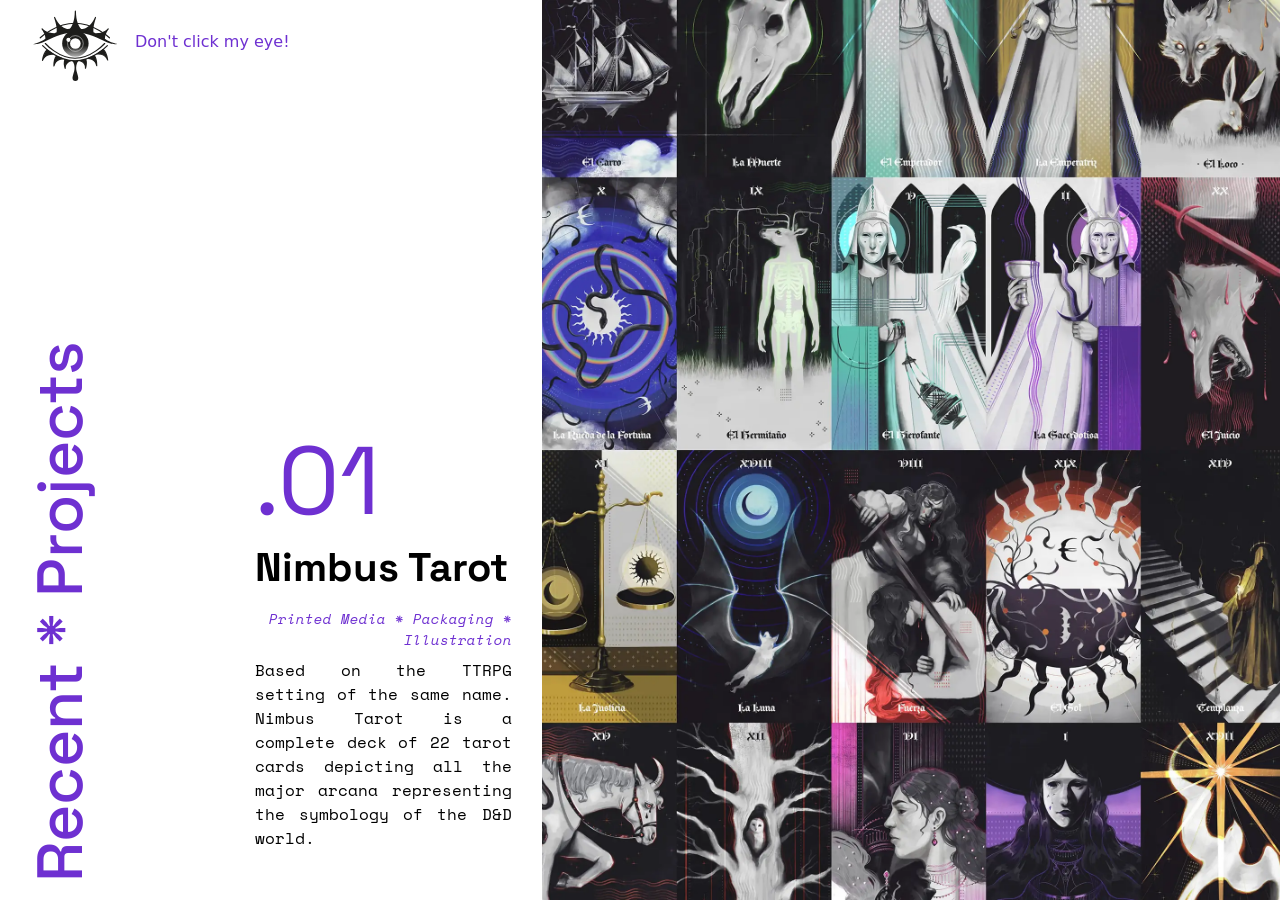
<file: index.html>
<!DOCTYPE html>
<html lang="en">

<head>
    <meta charset="UTF-8">
    <meta name="viewport" content="width=device-width, initial-scale=1.0">
    <title>Andrea PM Portfolio</title>

    <meta name="author" content="Andrea PM">
    <meta name="keywords" content="Graphic Design, Portfolio, Branding, Illustration, Printed Media, Packaging">
    <meta name="description"
        content="Graphic design porfolio by Andrea PM. Designer specialized in branding and illustration">


    <!-- Enlaces a CSS y JS -->
    <link rel="stylesheet" href="css/index.css">
    <script src="js/index.js" defer></script>

    <!-- Enlace a favicon -->
    <link rel="icon" type="image/x-icon" href="assets/favicon.ico">


    <!-- Enlaces a tipografías-->
    <!-- Space Grotesk y Space Mono -->
    <link rel="preconnect" href="https://fonts.googleapis.com">
    <link rel="preconnect" href="https://fonts.gstatic.com" crossorigin>
    <link
        href="https://fonts.googleapis.com/css2?family=Space+Grotesk:wght@300..700&family=Space+Mono:ital,wght@0,400;0,700;1,400;1,700&display=swap"
        rel="stylesheet">


</head>

<!-- COMENTARIOS GENERALES DEL PROYECTO -->
<!-- Este archivo HTML es la landing page del sitio web
 Muestra los proyectos más recientes de mi portafolio personal -->

<!-- COMENTARIOS A AÑADIR-->
<!-- Github Copilot fue agregado al proyecto durante las clases del módulo.
 Ha sido utilizado en el proyecto principalmente para añadir los mismos bloques repetidos, cambiando los contenidos de las imágenes. 
 El código que es reiterado.
 Además de para crear el índice de la estructura general de los documentos comentada al comienzo de cada archivo -->



<!-- ////////////////////////////////////////////////////////////////////// -->
<!-- ESTRUCTURA DEL DOCUMENTO index.html -->
<!-- 
    - Main
        - recentProjects
            - article recentProjects-project (x3)
                - recentProjects-info
                    - recentProjects-number
                    - recentProjects-h3
                        - recentProjects-a
                    - recentProjects-span
                    - recentProjects-p
                - recentProjects-images
                    - recentProjects-link
                        - recentProjects-preview
        - Main-homeButton
            - Main-logo
        - Main-span
    
      - Header
        - Header-presentation
            - Header-logo
            - Header-h1
            - Header-role
            - Header-nav
                - Tabs-ul
                    - Tabs-li (x3)
                        - Tabs-a (x3)
            - Header-rrss
                - Rrss-ul
                    - Rrss-li Rs (x3)
                        - Rs-a (x3)
                            - Rs-img (x3)
        - Header-markers
            - Markers-ul (x3)
                - Markers-li (x3)
                    - Markers-a (x3)
     -->

<!-- ////////////////////////////////////////////////////////////////////// -->


<body>

    <!-- CUESTIONES GENERALES -->
    <!-- COMENTARIOS A AÑADIR O MODIFICAR -->

    <!-- Javascript, colocar HANDLER y optimizar -->




    <!-- //////////////////////////////////////////////////////////////////////// -->


    <!-- SVG ICONS - SYMBOLS -->
     <!-- Definimos los símbolos de los iconos que usaremos en el archivo -->
    <svg xmlns="http://www.w3.org/2000/svg" style="display: none;">
        <symbol id="instagram" viewBox="0 0 30 30">
            <path
                d="M 9.9980469 3 C 6.1390469 3 3 6.1419531 3 10.001953 L 3 20.001953 C 3 23.860953 6.1419531 27 10.001953 27 L 20.001953 27 C 23.860953 27 27 23.858047 27 19.998047 L 27 9.9980469 C 27 6.1390469 23.858047 3 19.998047 3 L 9.9980469 3 z M 22 7 C 22.552 7 23 7.448 23 8 C 23 8.552 22.552 9 22 9 C 21.448 9 21 8.552 21 8 C 21 7.448 21.448 7 22 7 z M 15 9 C 18.309 9 21 11.691 21 15 C 21 18.309 18.309 21 15 21 C 11.691 21 9 18.309 9 15 C 9 11.691 11.691 9 15 9 z M 15 11 A 4 4 0 0 0 11 15 A 4 4 0 0 0 15 19 A 4 4 0 0 0 19 15 A 4 4 0 0 0 15 11 z" />
        </symbol>

        <symbol id="twitter" viewBox="0 0 50 50">
            <path
                d="M 11 4 C 7.134 4 4 7.134 4 11 L 4 39 C 4 42.866 7.134 46 11 46 L 39 46 C 42.866 46 46 42.866 46 39 L 46 11 C 46 7.134 42.866 4 39 4 L 11 4 z M 13.085938 13 L 21.023438 13 L 26.660156 21.009766 L 33.5 13 L 36 13 L 27.789062 22.613281 L 37.914062 37 L 29.978516 37 L 23.4375 27.707031 L 15.5 37 L 13 37 L 22.308594 26.103516 L 13.085938 13 z M 16.914062 15 L 31.021484 35 L 34.085938 35 L 19.978516 15 L 16.914062 15 z" />
        </symbol>

        <symbol id="carrd" viewBox="0 0 50 50">
            <path
                d="M 25 2 C 12.32 2 2 12.32 2 25 C 2 37.68 12.32 48 25 48 C 37.68 48 48 37.68 48 25 C 48 12.32 37.68 2 25 2 z M 14.523438 10.986328 C 14.688438 10.975078 14.854766 11.005078 15.009766 11.080078 L 27.970703 17.169922 C 27.970703 17.179922 27.980469 17.179688 27.980469 17.179688 L 34.970703 13.689453 C 35.280703 13.539453 35.639453 13.550234 35.939453 13.740234 C 36.229453 13.920234 36.410156 14.239844 36.410156 14.589844 L 36.410156 32.080078 C 36.410156 32.450078 36.199375 32.800703 35.859375 32.970703 L 21.980469 39.910156 C 21.830469 39.980156 21.679297 40.019531 21.529297 40.019531 C 21.349297 40.019531 21.16 39.969141 21 39.869141 C 20.71 39.689141 20.529297 39.359531 20.529297 39.019531 L 20.529297 33.240234 L 14.160156 30.240234 C 13.810156 30.080234 13.589844 29.729844 13.589844 29.339844 L 13.589844 11.980469 C 13.589844 11.640469 13.760781 11.320625 14.050781 11.140625 C 14.195781 11.050625 14.358437 10.997578 14.523438 10.986328 z M 15.589844 13.560547 L 15.589844 28.699219 L 20.529297 31.029297 L 20.529297 29.080078 L 17.169922 27.679688 C 16.659922 27.469687 16.410859 26.890859 16.630859 26.380859 C 16.840859 25.870859 17.419687 25.629844 17.929688 25.839844 L 20.529297 26.910156 L 20.529297 24.740234 L 17.169922 23.339844 C 16.659922 23.129844 16.410859 22.549063 16.630859 22.039062 C 16.840859 21.529062 17.419687 21.29 17.929688 21.5 L 20.529297 22.570312 L 20.529297 21.529297 C 20.529297 21.149297 20.740078 20.800859 21.080078 20.630859 L 17.169922 19 C 16.659922 18.79 16.410859 18.209219 16.630859 17.699219 C 16.840859 17.189219 17.419687 16.950156 17.929688 17.160156 L 23.460938 19.449219 L 25.710938 18.320312 L 15.589844 13.560547 z M 34.410156 16.199219 L 22.529297 22.150391 L 22.529297 37.400391 L 34.410156 31.460938 L 34.410156 16.199219 z M 32.123047 19.544922 C 32.512578 19.518672 32.900078 19.722344 33.080078 20.089844 C 33.330078 20.589844 33.130625 21.189688 32.640625 21.429688 L 25.390625 25.050781 C 25.240625 25.130781 25.089453 25.160156 24.939453 25.160156 C 24.569453 25.160156 24.220781 24.959375 24.050781 24.609375 C 23.800781 24.109375 24.000234 23.509531 24.490234 23.269531 L 31.740234 19.650391 C 31.862734 19.587891 31.993203 19.553672 32.123047 19.544922 z M 32.123047 23.884766 C 32.512578 23.858516 32.900078 24.062188 33.080078 24.429688 C 33.330078 24.929688 33.130625 25.529531 32.640625 25.769531 L 25.390625 29.390625 C 25.240625 29.470625 25.089453 29.5 24.939453 29.5 C 24.569453 29.5 24.220781 29.299219 24.050781 28.949219 C 23.800781 28.449219 24.000234 27.849375 24.490234 27.609375 L 31.740234 23.990234 C 31.862734 23.927734 31.993203 23.893516 32.123047 23.884766 z M 32.123047 28.224609 C 32.512578 28.198359 32.900078 28.402031 33.080078 28.769531 C 33.330078 29.269531 33.130625 29.869375 32.640625 30.109375 L 25.390625 33.730469 C 25.240625 33.810469 25.089453 33.839844 24.939453 33.839844 C 24.569453 33.839844 24.220781 33.639062 24.050781 33.289062 C 23.800781 32.789062 24.000234 32.189219 24.490234 31.949219 L 31.740234 28.330078 C 31.862734 28.267578 31.993203 28.233359 32.123047 28.224609 z" />
        </symbol>


    </svg>



    <!-- MAIN Contenido general de la página -->
    <Main class="Main">

        <!-- PROYECTOS RECIENTES -->
        <!-- Ocupa todo el espacio disponible, con un scroll snap para ajustar cada proyecto por completo a la pantalla, mostrando los últimos proyectos -->
        <div class="Main-content recentProjects">
            <h2 class="Main-h2 ">Recent * Projects</h2>

            <!-- Cada proyecto reciente es un article, ya que son indepentientes los unos de los otros -->
            <!-- Cada article contiene un h3 con el título del proyecto, el número, un breve resumen, y la imagen más representativa del mismo. Para acceder al proyecto puede clicarse tanto en el título del mismo como en la imagen de portada -->

            <!-- Proyecto reciente 1 -->
            <article class="recentProjects-project">
                <div class="recentProjects-info">
                    <span class="recentProjects-number"> .01</span>
                    <h3 class="recentProjects-h3"> <a title="Nimbus Tarot Project image"
                            href="project-tarot-nimbus.html" class="recentProjects-a">Nimbus
                            Tarot</a>
                    </h3>
                    <span class="recentProjects-span">Printed Media * Packaging * Illustration</span>
                    <p class="recentProjects-p">Based on the TTRPG setting of the same name. Nimbus Tarot is a complete
                        deck of 22 tarot cards depicting all the major arcana representing the symbology of the D&D
                        world.
                    </p>
                </div>

                <div class="recentProjects-images">
                    <a title="Nimbus Tarot Project" href="project-tarot-nimbus.html" class="recentProjects-link"> <img
                            src="assets/01_nimbus_tarot/nimbustarotpreview.webp" alt="nimbus tarot preview"
                            class="recentProjects-preview"></a>
                </div>


            </article>

            <!-- Proyecto reciente 2 -->
            <article class="recentProjects-project">
                <div class="recentProjects-info">
                    <span class="recentProjects-number"> .02</span>
                    <h3 class="recentProjects-h3"> <a title="Anthology Project image"
                            href="project-my-own-anthology.html" class="recentProjects-a">My
                            Own Anthology - CD Design</a>
                    </h3>
                    <span class="recentProjects-span">Branding * Collage * Illustration * Packaging </span>
                    <p class="recentProjects-p">
                        A special collaboration with the composer and musician Thunderdrop.
                        A collection of different soundtracks showing his versatility and style throughout different
                        genres.
                    </p>
                </div>

                <div class="recentProjects-images">
                    <a title="Anthology Project" href="project-my-own-anthology.html" class="recentProjects-link">
                        <img src="assets/08_my_own_anthology_thunderdrop/mockup.webp" alt="my own anthology cd preview"
                            class="recentProjects-preview" loading="lazy">
                    </a>

                </div>


            </article>

            <!-- Proyecto reciente 3 -->
            <article class="recentProjects-project">
                <div class="recentProjects-info">
                    <span class="recentProjects-number"> .03</span>
                    <h3 class="recentProjects-h3"> <a title="Posters project image"
                            href="project-suiss-style-poster-collection.html" class="recentProjects-a">Swiss Style
                            Poster - Collection</a>
                    </h3>
                    <span class="recentProjects-span">Printed Media * Poster design</span>
                    <p class="recentProjects-p">
                        Minimalistic poster style and composition collection based on a series of award-winning
                        international movies.
                    </p>
                </div>

                <div class="recentProjects-images">
                    <a title="posters project link" href="project-suiss-style-poster-collection.html"
                        class="recentProjects-link"> <img src="assets/03_Swiss_style_poster_collection/mockups1.webp"
                            alt="swiss poster preview" class="recentProjects-preview" loading="lazy"></a>

                </div>


            </article>

        </div>






    </Main>


    <!-- HOME BUTTON-->
    <!-- El Home button es igual en todas las páginas de la web. Al clicar en éste se activa el JS, haciendo que el Header con el navegador aparezca por el lado izquierdo en formatos grandes, y en dispositivos pequeños, que aparezca por la parte de arriba-->
    <!-- Al clic nuevo en el ojo el header se esconde -->
    <div class="Main-homeButton homeButton isActive">
        <img src="assets/logo-ojo.svg" alt="logoweb" class="Main-logo eyeBlink" loading="lazy">
    </div>
    <!-- Lo único que cambia en esta home es el texto "Don't click my eye" como forma de que el visitante de la página clique en el icono para mostrar el header y que pueda navegar de un lado a otro -->
    <span class="Main-span Clickeye"> Don't click my eye! </span>


    <!-- HEADER -->
    <!-- El header al clicarse el botón de HOME aparece superpuesto sobre el MAIN, permitiendo navegar entre las diferentes páginas de la web -->
    <!-- Contiene el H1, el navegador, las redes sociales y un par de pestañas laterales que indican en que parte de la web uno se encuentra, además de otros enlaces personales para mayor información y proyectos.  -->

    <!-- El header tiene la clase notActive por defecto. Ésta esconde el header hasta que el home button es pulsado, cambiándola por la clase isActive -->
    <Header class="Main-header Header  notActive">
        <div class="Header-presentation Presentation">
            <img class="Main-logo Header-logo" src="assets/logo-ojo.svg" alt="logoweb" loading="lazy">

            <div class="Presentation-divider">
                <h1 class="Header-h1">Digital * Design</h1>
                <span class="Header-role">// Andrea Pallás Mateo // Brand design & Illustration //</span>

            </div>


            <!-- Navegador entre páginas -->
            <div class="Header-wrapper">
                <nav class="Header-nav Tabs">
                    <ul class="Tabs-ul">
                        <li class="Tabs-li"><a title="Recent Projects" href="index.html" class="Tabs-a isActive">Recent
                                Projects</a></li>
                        <li class="Tabs-li "><a title="Project Gallery" href="gallery.html" class="Tabs-a">Project
                                Gallery</a></li>
                        <li class="Tabs-li"><a title="About and Contact" href="about.html" class="Tabs-a">About &
                                Contact</a></li>
                    </ul>
                </nav>


                <!-- Redes sociales -->
                <div class="Header-rrss Rrss">

                    <ul class="Rrss-ul">
                        <li class="Rrss-li Rs"><a title="instagram link" target="_blank"  rel="noreferrer" class="Rs-a"
                                href="https://www.instagram.com/saturni_idae/">

                                <svg class="Rs-img" xmlns="http://www.w3.org/2000/svg" viewBox="0 0 30 30">
                                    <use href="#instagram"></use>
                                </svg>

                            </a></li>
                        <li class="Rrss-li Rs"><a title="twitter link" target="_blank"  rel="noreferrer" class="Rs-a"
                                href="https://x.com/saturni_idae">
                                <svg class="Rs-img" xmlns="http://www.w3.org/2000/svg" viewBox="0 0 50 50">
                                    <use href="#twitter"></use>
                                </svg>

                            </a>
                        </li>
                        <li class="Rrss-li Rs"><a title="carrd link" target="_blank"  rel="noreferrer" class="Rs-a"
                                href="https://saturni-idae.carrd.co/?utm_source=ig&utm_medium=social&utm_content=link_in_bio">
                                <svg class="Rs-img" xmlns="http://www.w3.org/2000/svg" viewBox="0 0 50 50">
                                    <use href="#carrd"></use>
                                </svg>
                                </a></li>
                    </ul>
                </div>


            </div>
        </div>

        <!-- Indicadores laterales de las páginas que se están visitando. Su objetivo es principalmente decorativo, reminiscente de una agenda o un cuaderno de notas con números de teléfono.
             Cada uno contiene un enlace a una página diferente de la web, además de un enlace externo a mi portafolio de ilustración -->
        <div class="Header-markers Markers">
            <ul class="Markers-ul">
                <!-- La clase isActive indica qué marcador está activado, indicando qué parte de la web se está visitando -->
                <li class="Markers-li isActive"><a title="marker a" href="index.html" class="Markers-a">Aa</a></li>
                <li class="Markers-li"><a title="marker b" href="gallery.html" class="Markers-a">Bb</a></li>
                <li class="Markers-li"><a title="marker c" href="about.html" class="Markers-a">Cc</a></li>
            </ul>

            <ul class="Markers-ul">
                <li class="Markers-li"> <a title="mail" href="mailto:asanartworkshop@gmail.com"
                        class="Markers-a">asanartworkshop@gmail.com</a>
                </li>
            </ul>

            <ul class="Markers-ul">
                <li class="Markers-li"> <a title="illustration portfolio"
                        href="https://saturni-idae-illustration.carrd.co/" class="Markers-a" target="_blank"
                        rel="noreferrer">Illustration Portfolio</a> </li>
            </ul>
        </div>



    </Header>





</body>


</html>
</file>
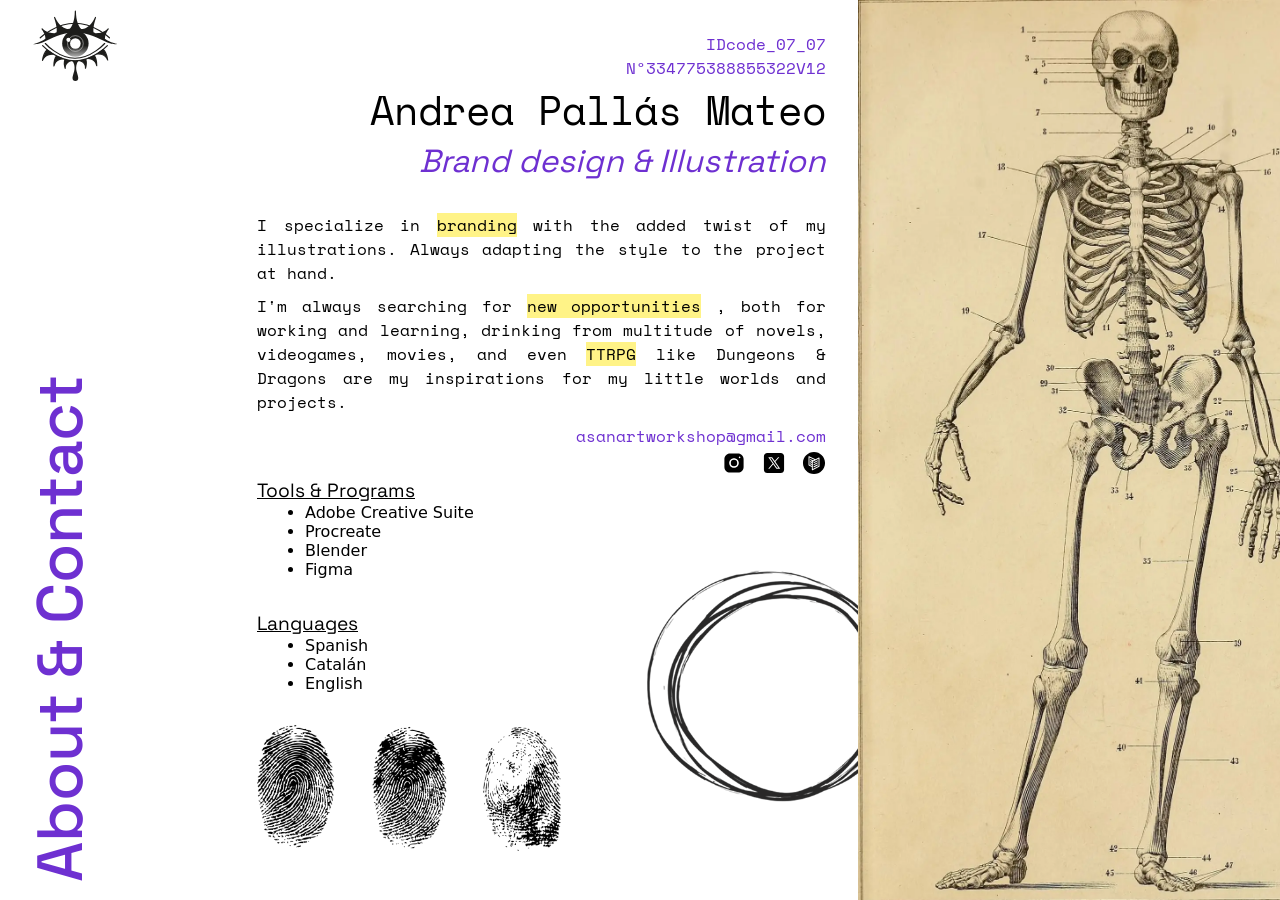
<file: about.html>
<!DOCTYPE html>
<html lang="en">

<head>
    <meta charset="UTF-8">
    <meta name="viewport" content="width=device-width, initial-scale=1.0">
    <title>Andrea PM Portfolio</title>

    <meta name="author" content="Andrea PM">
    <meta name="keywords" content="Graphic Design, Portfolio, Branding, Illustration, Printed Media, Packaging">
    <meta name="description"
        content="Graphic design porfolio by Andrea PM. Designer specialized in branding and illustration">

    <!-- Enlaces a CSS y JS -->
    <link rel="stylesheet" href="css/index.css">
    <script src="js/index.js" defer></script>
    <!-- Enlace a favicon -->
    <link rel="icon" type="image/x-icon" href="assets/favicon.ico">

    <!-- Enlaces a tipografías-->
    <!-- Space Grotesk y Space Mono -->
    <link rel="preconnect" href="https://fonts.googleapis.com">
    <link rel="preconnect" href="https://fonts.gstatic.com" crossorigin>
    <link
        href="https://fonts.googleapis.com/css2?family=Space+Grotesk:wght@300..700&family=Space+Mono:ital,wght@0,400;0,700;1,400;1,700&display=swap"
        rel="stylesheet">




</head>

<body>
    <!-- ////////////////////////////////////////////////////////////////////// -->
    <!-- ESTRUCTURA DEL DOCUMENTO about.html -->
    <!-- 
    - Main
        - About
            - About-columnWrapper
                - About-column big
                    - About-textWrapper
                        - About-idPhoto
                        - About-clip
                        - About-span
                        - About-h3
                        - About-h4
                        - About-p (x2)
                        - About-a
                        - Rrss-ul (x3)
                            - Rs-li (x3)
                                - Rs-a (x3)
                                    - Rs-img (x3)
                    
                    - About-listWrapper
                        - Scribble
                        - About-bigClue
                            - About-postIt normal Clue
                                - Clue-p 
                                - About-h5 
                                - Clue-img tapeTop
                                - Clue-img tapeBottom
                        - About-imgWrapper
                            - About-imgFingerprint (x3)
              
                    - About-column small
                     - About-imgGraph

     - Main-homeButton
            - Main-logo
        - Main-span
    
     - Header
        - Header-presentation
            - Header-logo
            - Header-h1
            - Header-role
            - Header-nav
                - Tabs-ul
                    - Tabs-li (x3)
                        - Tabs-a (x3)
            - Header-rrss
                - Rrss-ul
                    - Rrss-li Rs (x3)
                        - Rs-a (x3)
                            - Rs-img (x3)
        - Header-markers
            - Markers-ul (x3)
                - Markers-li (x3)
                    - Markers-a (x3)             
    -->

    <!-- ////////////////////////////////////////////////////////////////////// -->

    <!-- SVG ICONS - SYMBOLS -->
    <!-- Definimos los símbolos de los iconos que usaremos en el archivo -->
    <svg xmlns="http://www.w3.org/2000/svg" style="display: none;">
        <symbol id="instagram" viewBox="0 0 30 30">
            <path
                d="M 9.9980469 3 C 6.1390469 3 3 6.1419531 3 10.001953 L 3 20.001953 C 3 23.860953 6.1419531 27 10.001953 27 L 20.001953 27 C 23.860953 27 27 23.858047 27 19.998047 L 27 9.9980469 C 27 6.1390469 23.858047 3 19.998047 3 L 9.9980469 3 z M 22 7 C 22.552 7 23 7.448 23 8 C 23 8.552 22.552 9 22 9 C 21.448 9 21 8.552 21 8 C 21 7.448 21.448 7 22 7 z M 15 9 C 18.309 9 21 11.691 21 15 C 21 18.309 18.309 21 15 21 C 11.691 21 9 18.309 9 15 C 9 11.691 11.691 9 15 9 z M 15 11 A 4 4 0 0 0 11 15 A 4 4 0 0 0 15 19 A 4 4 0 0 0 19 15 A 4 4 0 0 0 15 11 z" />
        </symbol>

        <symbol id="twitter" viewBox="0 0 50 50">
            <path
                d="M 11 4 C 7.134 4 4 7.134 4 11 L 4 39 C 4 42.866 7.134 46 11 46 L 39 46 C 42.866 46 46 42.866 46 39 L 46 11 C 46 7.134 42.866 4 39 4 L 11 4 z M 13.085938 13 L 21.023438 13 L 26.660156 21.009766 L 33.5 13 L 36 13 L 27.789062 22.613281 L 37.914062 37 L 29.978516 37 L 23.4375 27.707031 L 15.5 37 L 13 37 L 22.308594 26.103516 L 13.085938 13 z M 16.914062 15 L 31.021484 35 L 34.085938 35 L 19.978516 15 L 16.914062 15 z" />
        </symbol>

        <symbol id="carrd" viewBox="0 0 50 50">
            <path
                d="M 25 2 C 12.32 2 2 12.32 2 25 C 2 37.68 12.32 48 25 48 C 37.68 48 48 37.68 48 25 C 48 12.32 37.68 2 25 2 z M 14.523438 10.986328 C 14.688438 10.975078 14.854766 11.005078 15.009766 11.080078 L 27.970703 17.169922 C 27.970703 17.179922 27.980469 17.179688 27.980469 17.179688 L 34.970703 13.689453 C 35.280703 13.539453 35.639453 13.550234 35.939453 13.740234 C 36.229453 13.920234 36.410156 14.239844 36.410156 14.589844 L 36.410156 32.080078 C 36.410156 32.450078 36.199375 32.800703 35.859375 32.970703 L 21.980469 39.910156 C 21.830469 39.980156 21.679297 40.019531 21.529297 40.019531 C 21.349297 40.019531 21.16 39.969141 21 39.869141 C 20.71 39.689141 20.529297 39.359531 20.529297 39.019531 L 20.529297 33.240234 L 14.160156 30.240234 C 13.810156 30.080234 13.589844 29.729844 13.589844 29.339844 L 13.589844 11.980469 C 13.589844 11.640469 13.760781 11.320625 14.050781 11.140625 C 14.195781 11.050625 14.358437 10.997578 14.523438 10.986328 z M 15.589844 13.560547 L 15.589844 28.699219 L 20.529297 31.029297 L 20.529297 29.080078 L 17.169922 27.679688 C 16.659922 27.469687 16.410859 26.890859 16.630859 26.380859 C 16.840859 25.870859 17.419687 25.629844 17.929688 25.839844 L 20.529297 26.910156 L 20.529297 24.740234 L 17.169922 23.339844 C 16.659922 23.129844 16.410859 22.549063 16.630859 22.039062 C 16.840859 21.529062 17.419687 21.29 17.929688 21.5 L 20.529297 22.570312 L 20.529297 21.529297 C 20.529297 21.149297 20.740078 20.800859 21.080078 20.630859 L 17.169922 19 C 16.659922 18.79 16.410859 18.209219 16.630859 17.699219 C 16.840859 17.189219 17.419687 16.950156 17.929688 17.160156 L 23.460938 19.449219 L 25.710938 18.320312 L 15.589844 13.560547 z M 34.410156 16.199219 L 22.529297 22.150391 L 22.529297 37.400391 L 34.410156 31.460938 L 34.410156 16.199219 z M 32.123047 19.544922 C 32.512578 19.518672 32.900078 19.722344 33.080078 20.089844 C 33.330078 20.589844 33.130625 21.189688 32.640625 21.429688 L 25.390625 25.050781 C 25.240625 25.130781 25.089453 25.160156 24.939453 25.160156 C 24.569453 25.160156 24.220781 24.959375 24.050781 24.609375 C 23.800781 24.109375 24.000234 23.509531 24.490234 23.269531 L 31.740234 19.650391 C 31.862734 19.587891 31.993203 19.553672 32.123047 19.544922 z M 32.123047 23.884766 C 32.512578 23.858516 32.900078 24.062188 33.080078 24.429688 C 33.330078 24.929688 33.130625 25.529531 32.640625 25.769531 L 25.390625 29.390625 C 25.240625 29.470625 25.089453 29.5 24.939453 29.5 C 24.569453 29.5 24.220781 29.299219 24.050781 28.949219 C 23.800781 28.449219 24.000234 27.849375 24.490234 27.609375 L 31.740234 23.990234 C 31.862734 23.927734 31.993203 23.893516 32.123047 23.884766 z M 32.123047 28.224609 C 32.512578 28.198359 32.900078 28.402031 33.080078 28.769531 C 33.330078 29.269531 33.130625 29.869375 32.640625 30.109375 L 25.390625 33.730469 C 25.240625 33.810469 25.089453 33.839844 24.939453 33.839844 C 24.569453 33.839844 24.220781 33.639062 24.050781 33.289062 C 23.800781 32.789062 24.000234 32.189219 24.490234 31.949219 L 31.740234 28.330078 C 31.862734 28.267578 31.993203 28.233359 32.123047 28.224609 z" />
        </symbol>


    </svg>


    <!-- MAIN Contenido general de la página -->
    <Main class="Main">

        <!-- ABOUT MAIN -->
        <div class="Main-content About">
            <h2 class="Main-h2">About & Contact</h2>
            <div class="About-columnWrapper">
                <div class="About-column--big">

                    <div class="About-textWrapper">
                        <img src="assets/portrait.webp" alt="portrait" class="About-idPhoto" loading="lazy">
                        <img src="assets/clip.webp" alt="clip" class="About-clip" loading="lazy">

                        <span class="About-span">IDcode_07_07</span>
                        <span class="About-span">Nº334775388855322V12</span>
                        <h3 class="About-h3">Andrea Pallás Mateo</h3>
                        <h4 class="About-h4"> Brand design & Illustration</h4>
                        <p class="About-p">I specialize in <mark> branding</mark> with the added twist of my
                            illustrations. Always adapting the style to the project at hand.</p>
                        <p class="About-p">I'm always searching for <mark>new opportunities</mark> , both for working
                            and learning,
                            drinking from multitude of novels, videogames, movies, and even <mark>TTRPG</mark> like
                            Dungeons &
                            Dragons are my inspirations for my little worlds and projects.</p>
                        <a href="mailto:asanartworkshop@gmail.com" class="About-a">asanartworkshop@gmail.com</a>

                        <ul class="Rrss-ul">
                            <li class="Rrss-li Rs"><a target="_blank" rel="noreferrer" class="Rs-a"
                                    href="https://www.instagram.com/saturni_idae/"> <svg class="Rs-img"
                                        xmlns="http://www.w3.org/2000/svg" viewBox="0 0 30 30">
                                        <use href="#instagram"></use>
                                    </svg></a></li>
                            <li class="Rrss-li Rs"><a target="_blank" rel="noreferrer" class="Rs-a"
                                    href="https://x.com/saturni_idae"> <svg class="Rs-img"
                                        xmlns="http://www.w3.org/2000/svg" viewBox="0 0 50 50">
                                        <use href="#twitter"></use>
                                    </svg></a>
                            </li>
                            <li class="Rrss-li Rs"><a target="_blank" rel="noreferrer" class="Rs-a"
                                    href="https://saturni-idae.carrd.co/?utm_source=ig&utm_medium=social&utm_content=link_in_bio">
                                    <svg class="Rs-img" xmlns="http://www.w3.org/2000/svg" viewBox="0 0 50 50">
                                        <use href="#carrd"></use>
                                    </svg></a></li>
                        </ul>
                    </div>

                    <div class="About-textWrapper alignLeft ">

                        <div class="About-listWrapper">
                            <h5 class="About-h5">Tools & Programs</h5>
                            <ul class="About-ul">
                                <li class="About-li">Adobe Creative Suite</li>
                                <li class="About-li">Procreate</li>
                                <li class="About-li">Blender</li>
                                <li class="About-li">Figma</li>
                            </ul>
                        </div>

                        <div class="About-listWrapper">
                            <h5 class="About-h5">Languages</h5>
                            <ul class="About-ul">
                                <li class="About-li">Spanish</li>
                                <li class="About-li">Catalán</li>
                                <li class="About-li">English</li>
                            </ul>
                        </div>

                        <img src="assets/scribble1.webp" alt="scribble" class="Scribble" loading="lazy">

                        <div class="About-bigClue">
                            <div class="About-postIt--normal Clue">
                                <h5 class="About-h5">Skills</h5>
                                <p class="Clue-p">Copywriting - Brand design - Packaging - Photography - Adaptative
                                    illustration - Logo creation - Social media managing - UI/UX - Editorial design -
                                    Final Art</p>

                                <h5 class="About-h5">Contact & Availability</h5>
                                <p class="Clue-p">For more information check out my: <a
                                        href="https://www.linkedin.com/in/andrea-pall%C3%A1s-mateo-06627a199/"
                                        class="About-a" target="_blank" rel="noreferrer">LinkedIn</a>
                                </p>

                                <img src="assets/tape.webp" alt="sticker" class="Clue-img tapeTop" loading="lazy">
                                <img src="assets/tape.webp" alt="sticker" class="Clue-img tapeBottom" loading="lazy">
                            </div>
                        </div>

                    </div>


                    <div class="About-imgWrapper">
                        <img src="assets/1f.webp" alt="fingerprint" class="About-imgFingerprint" loading="lazy">
                        <img src="assets/2f.webp" alt="fingerprint" class="About-imgFingerprint" loading="lazy">
                        <img src="assets/3f.webp" alt="fingerprint" class="About-imgFingerprint" loading="lazy">

                    </div>

                </div>


                <div class="About-column--small">
                    <img src="assets/skeleton.webp" alt="skeleton" class="About-imgGraph" loading="lazy">
                </div>
            </div>




        </div>





    </Main>

    <!-- HOME BUTTON-->
    <!-- El Home button es igual en todas las páginas de la web. Al clicar en éste se activa el JS, haciendo que el Header con el navegador aparezca por el lado izquierdo en formatos grandes, y en dispositivos pequeños, que aparezca por la parte de arriba-->
    <!-- Al clic nuevo en el ojo el header se esconde -->
    <div class="Main-homeButton homeButton isActive">
        <img src="assets/logo-ojo.svg" alt="logoweb" class="Main-logo eyeBlink" loading="lazy">
    </div>


    <!-- HEADER -->
    <!-- El header al clicarse el botón de HOME aparece superpuesto sobre el MAIN, permitiendo navegar entre las diferentes páginas de la web -->
    <!-- Contiene el H1, el navegador, las redes sociales y un par de pestañas laterales que indican en que parte de la web uno se encuentra, además de otros enlaces personales para mayor información y proyectos.  -->

    <!-- El header tiene la clase notActive por defecto. Ésta esconde el header hasta que el home button es pulsado, cambiándola por la clase isActive -->
    <Header class="Main-header Header  notActive">
        <div class="Header-presentation Presentation">
            <img class="Main-logo Header-logo" src="assets/logo-ojo.svg" alt="logoweb" loading="lazy">

            <div class="Presentation-divider">
                <h1 class="Header-h1">Digital * Design</h1>
                <span class="Header-role">// Andrea Pallás Mateo // Brand design & Illustration //</span>

            </div>



            <div class="Header-wrapper">
                <nav class="Header-nav Tabs">
                    <ul class="Tabs-ul">
                        <li class="Tabs-li"><a title="Recent Projects" href="index.html" class="Tabs-a">Recent
                                Projects</a></li>
                        <li class="Tabs-li "><a title="Project Gallery" href="gallery.html" class="Tabs-a ">Project
                                Gallery</a></li>
                        <li class="Tabs-li"><a title="About and Contact" href="about.html" class="Tabs-a isActive">About
                                & Contact</a></li>
                    </ul>
                </nav>


                <div class="Header-rrss Rrss">
                    <ul class="Rrss-ul">
                        <li class="Rrss-li Rs"><a title="instagram link" target="_blank" rel="noreferrer" class="Rs-a"
                                href="https://www.instagram.com/saturni_idae/">

                                <svg class="Rs-img" xmlns="http://www.w3.org/2000/svg" viewBox="0 0 30 30">
                                    <use href="#instagram"></use>
                                </svg>

                            </a></li>
                        <li class="Rrss-li Rs"><a title="twitter link" target="_blank" rel="noreferrer" class="Rs-a"
                                href="https://x.com/saturni_idae">
                                <svg class="Rs-img" xmlns="http://www.w3.org/2000/svg" viewBox="0 0 50 50">
                                    <use href="#twitter"></use>
                                </svg>

                            </a>
                        </li>
                        <li class="Rrss-li Rs"><a title="carrd link" target="_blank" rel="noreferrer" class="Rs-a"
                                href="https://saturni-idae.carrd.co/?utm_source=ig&utm_medium=social&utm_content=link_in_bio">
                                <svg class="Rs-img" xmlns="http://www.w3.org/2000/svg" viewBox="0 0 50 50">
                                    <use href="#carrd"></use>
                                </svg>
                            </a></li>
                    </ul>
                </div>
            </div>
        </div>

        <!-- Indicadores laterales de las páginas que se están visitando. Su objetivo es principalmente decorativo, reminiscente de una agenda o un cuaderno de notas con números de teléfono.
             Cada uno contiene un enlace a una página diferente de la web, además de un enlace externo a mi portafolio de ilustración -->
        <div class="Header-markers Markers">
            <ul class="Markers-ul">
                <!-- La clase isActive indica qué marcador está activado, indicando qué parte de la web se está visitando -->
                <li class="Markers-li "><a title="marker a" href="index.html" class="Markers-a">Aa</a></li>
                <li class="Markers-li "><a title="marker b" href="gallery.html" class="Markers-a">Bb</a></li>
                <li class="Markers-li isActive"><a title="marker c" href="about.html" class="Markers-a">Cc</a></li>
            </ul>

            <ul class="Markers-ul">
                <li class="Markers-li"> <a title="mail" href="mailto:asanartworkshop@gmail.com"
                        class="Markers-a">asanartworkshop@gmail.com</a>
                </li>
            </ul>

            <ul class="Markers-ul">
                <li class="Markers-li"> <a title="illustration portfolio"
                        href="https://saturni-idae-illustration.carrd.co/" class="Markers-a" target="_blank"
                        rel="noreferrer">Illustration Portfolio</a> </li>
            </ul>
        </div>



    </Header>




</body>


</html>
</file>
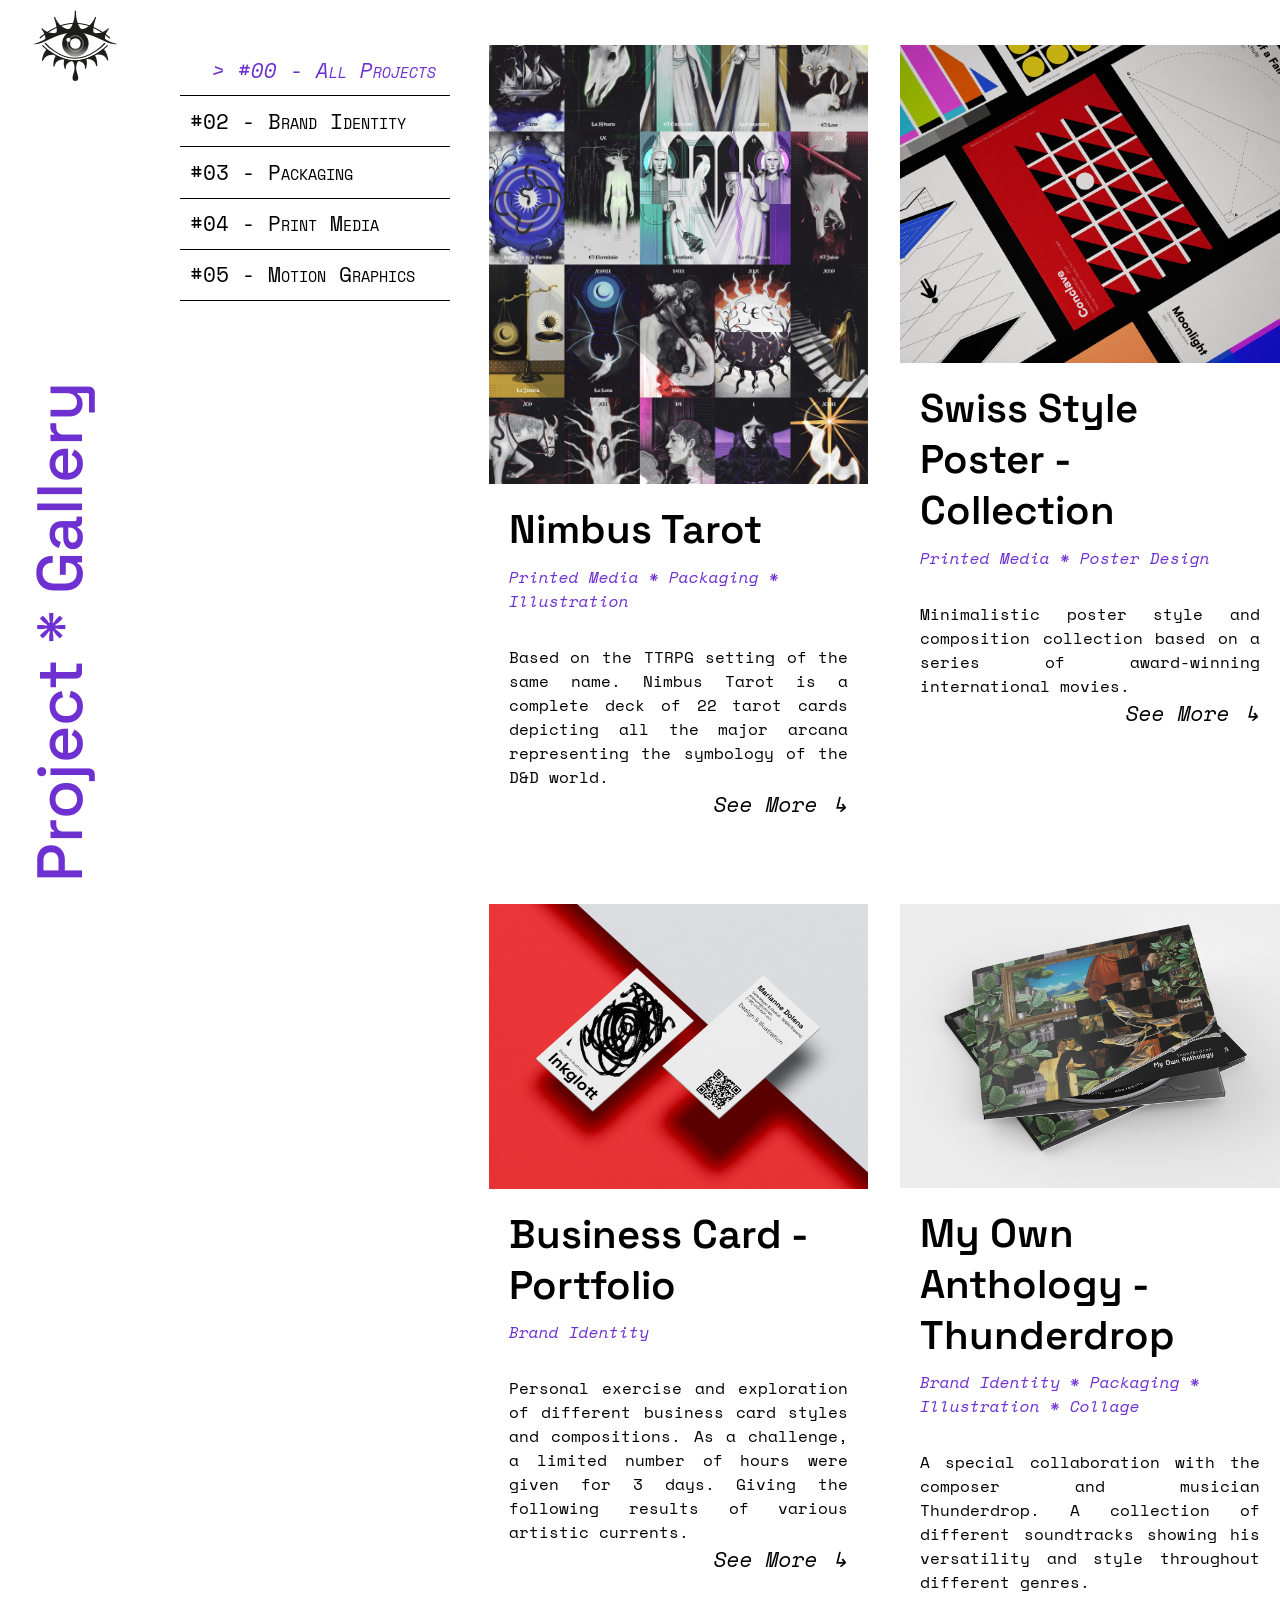
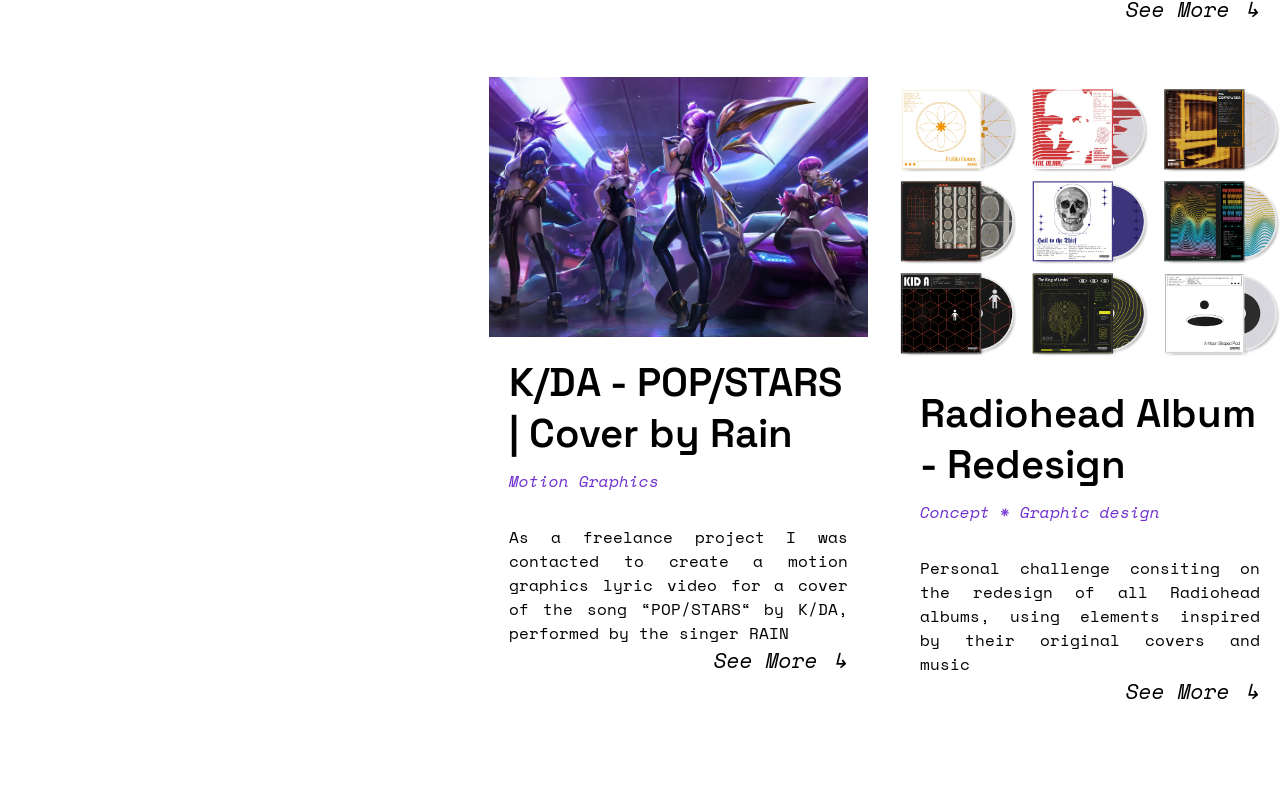
<file: gallery.html>
<!DOCTYPE html>
<html lang="en">

<head>
    <meta charset="UTF-8">
    <meta name="viewport" content="width=device-width, initial-scale=1.0">
    <title>Andrea PM Portfolio</title>

    <meta name="author" content="Andrea PM">
    <meta name="keywords" content="Graphic Design, Portfolio, Branding, Illustration, Printed Media, Packaging">
    <meta name="description"
        content="Graphic design porfolio by Andrea PM. Designer specialized in branding and illustration">

    <!-- Enlaces a CSS y JS -->
    <link rel="stylesheet" href="css/index.css">
    <script src="js/index.js" defer></script>
    <script src="js/projectGalleryNav.js" defer ></script>

    <!-- Enlace a favicon -->
    <link rel="icon" type="image/x-icon" href="assets/favicon.ico">

    <!-- Enlaces a tipografías-->
    <!-- Space Grotesk y Space Mono -->
    <link rel="preconnect" href="https://fonts.googleapis.com">
    <link rel="preconnect" href="https://fonts.gstatic.com" crossorigin>
    <link
        href="https://fonts.googleapis.com/css2?family=Space+Grotesk:wght@300..700&family=Space+Mono:ital,wght@0,400;0,700;1,400;1,700&display=swap"
        rel="stylesheet">

</head>

<body>

    <!-- ////////////////////////////////////////////////////////////////////// -->
    <!-- ESTRUCTURA DEL DOCUMENTO gallery.html -->
    <!--  
     -Main
         -Gallery Nav
                - Gallery-ul
                    - Gallery-li (x5)
            - Project Gallery
              - Projects (artículos x6)
                - Project Image Container
                    - Project-a
                        - Project-img
                - Project Info
                    - Project Info Divider Title
                        - Project-h3
                        - Project-h4
                    - Project Info Divider Body
                        - Project-p
                        - Project-a

        - Main-homeButton
        - Main-logo
        - Main-span
    
     - Header
        - Header-presentation
            - Header-logo
            - Header-h1
            - Header-role
            - Header-nav
                - Tabs-ul
                    - Tabs-li (x3)
                        - Tabs-a (x3)
            - Header-rrss
                - Rrss-ul
                    - Rrss-li Rs (x3)
                        - Rs-a (x3)
                            - Rs-img (x3)
        - Header-markers
            - Markers-ul (x3)
                - Markers-li (x3)
                    - Markers-a (x3)
    -->


    <!-- ////////////////////////////////////////////////////////////////////// -->


    <!-- SVG ICONS - SYMBOLS -->
    <!-- Definimos los símbolos de los iconos que usaremos en el archivo -->
    <svg xmlns="http://www.w3.org/2000/svg" style="display: none;">
        <symbol id="instagram" viewBox="0 0 30 30">
            <path
                d="M 9.9980469 3 C 6.1390469 3 3 6.1419531 3 10.001953 L 3 20.001953 C 3 23.860953 6.1419531 27 10.001953 27 L 20.001953 27 C 23.860953 27 27 23.858047 27 19.998047 L 27 9.9980469 C 27 6.1390469 23.858047 3 19.998047 3 L 9.9980469 3 z M 22 7 C 22.552 7 23 7.448 23 8 C 23 8.552 22.552 9 22 9 C 21.448 9 21 8.552 21 8 C 21 7.448 21.448 7 22 7 z M 15 9 C 18.309 9 21 11.691 21 15 C 21 18.309 18.309 21 15 21 C 11.691 21 9 18.309 9 15 C 9 11.691 11.691 9 15 9 z M 15 11 A 4 4 0 0 0 11 15 A 4 4 0 0 0 15 19 A 4 4 0 0 0 19 15 A 4 4 0 0 0 15 11 z" />
        </symbol>

        <symbol id="twitter" viewBox="0 0 50 50">
            <path
                d="M 11 4 C 7.134 4 4 7.134 4 11 L 4 39 C 4 42.866 7.134 46 11 46 L 39 46 C 42.866 46 46 42.866 46 39 L 46 11 C 46 7.134 42.866 4 39 4 L 11 4 z M 13.085938 13 L 21.023438 13 L 26.660156 21.009766 L 33.5 13 L 36 13 L 27.789062 22.613281 L 37.914062 37 L 29.978516 37 L 23.4375 27.707031 L 15.5 37 L 13 37 L 22.308594 26.103516 L 13.085938 13 z M 16.914062 15 L 31.021484 35 L 34.085938 35 L 19.978516 15 L 16.914062 15 z" />
        </symbol>

        <symbol id="carrd" viewBox="0 0 50 50">
            <path
                d="M 25 2 C 12.32 2 2 12.32 2 25 C 2 37.68 12.32 48 25 48 C 37.68 48 48 37.68 48 25 C 48 12.32 37.68 2 25 2 z M 14.523438 10.986328 C 14.688438 10.975078 14.854766 11.005078 15.009766 11.080078 L 27.970703 17.169922 C 27.970703 17.179922 27.980469 17.179688 27.980469 17.179688 L 34.970703 13.689453 C 35.280703 13.539453 35.639453 13.550234 35.939453 13.740234 C 36.229453 13.920234 36.410156 14.239844 36.410156 14.589844 L 36.410156 32.080078 C 36.410156 32.450078 36.199375 32.800703 35.859375 32.970703 L 21.980469 39.910156 C 21.830469 39.980156 21.679297 40.019531 21.529297 40.019531 C 21.349297 40.019531 21.16 39.969141 21 39.869141 C 20.71 39.689141 20.529297 39.359531 20.529297 39.019531 L 20.529297 33.240234 L 14.160156 30.240234 C 13.810156 30.080234 13.589844 29.729844 13.589844 29.339844 L 13.589844 11.980469 C 13.589844 11.640469 13.760781 11.320625 14.050781 11.140625 C 14.195781 11.050625 14.358437 10.997578 14.523438 10.986328 z M 15.589844 13.560547 L 15.589844 28.699219 L 20.529297 31.029297 L 20.529297 29.080078 L 17.169922 27.679688 C 16.659922 27.469687 16.410859 26.890859 16.630859 26.380859 C 16.840859 25.870859 17.419687 25.629844 17.929688 25.839844 L 20.529297 26.910156 L 20.529297 24.740234 L 17.169922 23.339844 C 16.659922 23.129844 16.410859 22.549063 16.630859 22.039062 C 16.840859 21.529062 17.419687 21.29 17.929688 21.5 L 20.529297 22.570312 L 20.529297 21.529297 C 20.529297 21.149297 20.740078 20.800859 21.080078 20.630859 L 17.169922 19 C 16.659922 18.79 16.410859 18.209219 16.630859 17.699219 C 16.840859 17.189219 17.419687 16.950156 17.929688 17.160156 L 23.460938 19.449219 L 25.710938 18.320312 L 15.589844 13.560547 z M 34.410156 16.199219 L 22.529297 22.150391 L 22.529297 37.400391 L 34.410156 31.460938 L 34.410156 16.199219 z M 32.123047 19.544922 C 32.512578 19.518672 32.900078 19.722344 33.080078 20.089844 C 33.330078 20.589844 33.130625 21.189688 32.640625 21.429688 L 25.390625 25.050781 C 25.240625 25.130781 25.089453 25.160156 24.939453 25.160156 C 24.569453 25.160156 24.220781 24.959375 24.050781 24.609375 C 23.800781 24.109375 24.000234 23.509531 24.490234 23.269531 L 31.740234 19.650391 C 31.862734 19.587891 31.993203 19.553672 32.123047 19.544922 z M 32.123047 23.884766 C 32.512578 23.858516 32.900078 24.062188 33.080078 24.429688 C 33.330078 24.929688 33.130625 25.529531 32.640625 25.769531 L 25.390625 29.390625 C 25.240625 29.470625 25.089453 29.5 24.939453 29.5 C 24.569453 29.5 24.220781 29.299219 24.050781 28.949219 C 23.800781 28.449219 24.000234 27.849375 24.490234 27.609375 L 31.740234 23.990234 C 31.862734 23.927734 31.993203 23.893516 32.123047 23.884766 z M 32.123047 28.224609 C 32.512578 28.198359 32.900078 28.402031 33.080078 28.769531 C 33.330078 29.269531 33.130625 29.869375 32.640625 30.109375 L 25.390625 33.730469 C 25.240625 33.810469 25.089453 33.839844 24.939453 33.839844 C 24.569453 33.839844 24.220781 33.639062 24.050781 33.289062 C 23.800781 32.789062 24.000234 32.189219 24.490234 31.949219 L 31.740234 28.330078 C 31.862734 28.267578 31.993203 28.233359 32.123047 28.224609 z" />
        </symbol>


    </svg>


    <!-- Contenido general de la página -->
    <Main class="Main">


        <!-- GALERÍA DE PROYECTOS -->
        <div class="Main-content projectGallery">

            <h2 class="Main-h2">Project * Gallery</h2>

            <!-- navegador de proyectos - selector de proyectos por tipo -->
            <nav class="projectGallery-nav GalleryNav">
                <ul class="GalleryNav-ul">
                    <li class="GalleryNav-li isActive" id="All"> #00 - All Projects</li>
                    <li class="GalleryNav-li" id="BrandIdentity"> #02 - Brand Identity</li>
                    <li class="GalleryNav-li" id="Packaging"> #03 - Packaging</li>
                    <li class="GalleryNav-li" id="PrintMedia"> #04 - Print Media</li>
                    <li class="GalleryNav-li" id="MotionGraphics"> #05 - Motion Graphics</li>
                </ul>
            </nav>

            <!-- Visualizador de proyectos -->
            <!-- Cada proyecto es un artículo ya que son completamente independientes los unos de los otros -->
            <!-- Cada uno tiene 3 tipos diferentes de clases. La primera, igual en todos los proyectos, que define el cómo se ve visualmente la caja contenedora. Las segundas(que pueden ser múltiples), que define qué tipo de proyecto es y gracias a la cual podemos filtrar mediante JS la clase de proyecto que queremos ver (Branding, illustration, etc). Y la última, isActive, que nos muestra los proyectos y la que se quitará o no dependiendo de qué botón cliquemos en el navegador de proyectos. -->
            <div class="projectGallery-wrapper">

                <article class="projectGallery-project Packaging Illustration printMedia isActive">
                    <div class="projectGallery-imgContainer">
                        <a href="project-tarot-nimbus.html" class="projectGallery-a"><img
                                src="assets/01_nimbus_tarot/nimbustarotpreview.webp" alt="fotogaleria"
                                class="projectGallery-img" loading="lazy"></a>
                    </div>

                    <div class="projectGallery-infoContainer">
                        <div class="projectGallery-infoDivider dividerTitle">
                            <h3 class="projectGallery-h3"> Nimbus Tarot</h3>
                            <h4 class="projectGallery-h4">Printed Media * Packaging * Illustration</h4>
                        </div>

                        <div class="projectGallery-infoDivider dividerBody">
                            <p class="projectGallery-p">Based on the TTRPG setting of the same name. Nimbus Tarot is a
                                complete deck of 22 tarot cards depicting all the major arcana representing the
                                symbology of the D&D world.</p>
                            <a class="projectGallery-a " href="project-tarot-nimbus.html">See More ↳</a>
                        </div>


                    </div>

                </article>

                <article class="projectGallery-project Illustration printMedia isActive">
                    <div class="projectGallery-imgContainer">
                        <a href="project-suiss-style-poster-collection.html" class="projectGallery-a"><img
                                src="assets/03_Swiss_style_poster_collection/mockups1.webp" alt="fotogaleria"
                                class="projectGallery-img" loading="lazy"></a>
                    </div>

                    <div class="projectGallery-infoContainer">
                        <div class="projectGallery-infoDivider dividerTitle">
                            <h3 class="projectGallery-h3"> Swiss Style Poster - Collection</h3>
                            <h4 class="projectGallery-h4">Printed Media * Poster Design</h4>
                        </div>

                        <div class="projectGallery-infoDivider dividerBody">
                            <p class="projectGallery-p">Minimalistic poster style and composition collection based on a
                                series of award-winning international movies. </p>
                            <a class="projectGallery-a " href="project-suiss-style-poster-collection.html">See More
                                ↳</a>
                        </div>


                    </div>

                </article>

                <article class="projectGallery-project brandIdentity isActive">
                    <div class="projectGallery-imgContainer">
                        <a href="project-business-cards.html" class="projectGallery-a"><img
                                src="assets/05_business_cards/business_mockup5.webp" alt="fotogaleria"
                                class="projectGallery-img" loading="lazy"></a>
                    </div>

                    <div class="projectGallery-infoContainer">
                        <div class="projectGallery-infoDivider dividerTitle">
                            <h3 class="projectGallery-h3">Business Card - Portfolio</h3>
                            <h4 class="projectGallery-h4">Brand Identity</h4>
                        </div>

                        <div class="projectGallery-infoDivider dividerBody">
                            <p class="projectGallery-p">Personal exercise and exploration of different business card
                                styles and compositions. As a challenge, a limited number of hours were given for 3
                                days. Giving the following results of various artistic currents.</p>
                            <a class="projectGallery-a " href="project-business-cards.html">See More ↳</a>
                        </div>


                    </div>

                </article>

                <article class="projectGallery-project brandIdentity Packaging isActive ">
                    <div class="projectGallery-imgContainer">
                        <a href="project-my-own-anthology.html" class="projectGallery-a"><img
                                src="assets/08_my_own_anthology_thunderdrop/mockup.webp" alt="fotogaleria"
                                class="projectGallery-img" loading="lazy"></a>
                    </div>

                    <div class="projectGallery-infoContainer">
                        <div class="projectGallery-infoDivider dividerTitle">
                            <h3 class="projectGallery-h3">My Own Anthology - Thunderdrop</h3>
                            <h4 class="projectGallery-h4">Brand Identity * Packaging * Illustration * Collage</h4>
                        </div>

                        <div class="projectGallery-infoDivider dividerBody">
                            <p class="projectGallery-p">A special collaboration with the composer and musician
                                Thunderdrop. A collection of different soundtracks showing his versatility and style
                                throughout different genres.</p>
                            <a class="projectGallery-a " href="project-my-own-anthology.html">See More ↳</a>
                        </div>


                    </div>

                </article>


                <article class="projectGallery-project motionGraphics isActive">
                    <div class="projectGallery-imgContainer">
                        <a href="project-kda-motion-cover.html" class="projectGallery-a"><img
                                src="assets/06_kda_motion_graphics/KDA.webp" alt="fotogaleria"
                                class="projectGallery-img" loading="lazy"></a>
                    </div>

                    <div class="projectGallery-infoContainer">
                        <div class="projectGallery-infoDivider dividerTitle">
                            <h3 class="projectGallery-h3">K/DA - POP/STARS | Cover by Rain </h3>
                            <h4 class="projectGallery-h4">Motion Graphics</h4>
                        </div>

                        <div class="projectGallery-infoDivider dividerBody">
                            <p class="projectGallery-p">As a freelance project I was contacted to create a motion
                                graphics lyric video for a cover of the song “POP/STARS“ by K/DA, performed by the
                                singer RAIN</p>
                            <a class="projectGallery-a " href="project-kda-motion-cover.html">See More ↳</a>
                        </div>


                    </div>

                </article>

                <article class="projectGallery-project printMedia isActive">
                    <div class="projectGallery-imgContainer">
                        <a href="project-radiohead-albums-redesign.html" class="projectGallery-a"><img
                                src="assets/07_radiohead_album_redesign/portadaradio.webp" alt="fotogaleria"
                                class="projectGallery-img" loading="lazy"></a>
                    </div>

                    <div class="projectGallery-infoContainer">
                        <div class="projectGallery-infoDivider dividerTitle">
                            <h3 class="projectGallery-h3">Radiohead Album - Redesign </h3>
                            <h4 class="projectGallery-h4">Concept * Graphic design</h4>
                        </div>
                        <div class="projectGallery-infoDivider dividerBody">
                            <p class="projectGallery-p">
                                Personal challenge consiting on the redesign of all Radiohead albums, using elements
                                inspired by their original covers and music
                            </p>
                            <a class="projectGallery-a " href="project-radiohead-albums-redesign.html">See More ↳</a>
                        </div>
                    </div>

                </article>


            </div>
        </div>






    </Main>


    <!-- HOME BUTTON-->
    <!-- El Home button es igual en todas las páginas de la web. Al clicar en éste se activa el JS, haciendo que el Header con el navegador aparezca por el lado izquierdo en formatos grandes, y en dispositivos pequeños, que aparezca por la parte de arriba-->
    <!-- Al clicar de nuevo en el ojo el header se esconde -->
    <div class="Main-homeButton homeButton isActive">
        <img src="assets/logo-ojo.svg" alt="logoweb" class="Main-logo eyeBlink" loading="lazy">
    </div>


    <!-- HEADER -->
    <!-- El header al clicarse el botón de HOME aparece superpuesto sobre el MAIN, permitiendo navegar entre las diferentes páginas de la web -->
    <!-- Contiene el H1, el navegador, las redes sociales y un par de pestañas laterales que indican en que parte de la web uno se encuentra, además de otros enlaces personales para mayor información y proyectos.  -->


    <Header class="Main-header Header  notActive">
        <div class="Header-presentation Presentation">
            <img class="Main-logo Header-logo" src="assets/logo-ojo.svg" alt="logoweb" loading="lazy">

            <div class="Presentation-divider">
                <h1 class="Header-h1">Digital * Design</h1>
                <span class="Header-role">// Andrea Pallás Mateo // Brand design & Illustration //</span>

            </div>



            <div class="Header-wrapper">
                <nav class="Header-nav Tabs">
                    <ul class="Tabs-ul">
                        <li class="Tabs-li"><a title="Recent Projects" href="index.html" class="Tabs-a">Recent
                                Projects</a></li>
                        <li class="Tabs-li "><a title="Project Gallery" href="gallery.html"
                                class="Tabs-a isActive">Project Gallery</a></li>
                        <li class="Tabs-li"><a title="About and Contact" href="about.html" class="Tabs-a">About &
                                Contact</a></li>
                    </ul>
                </nav>


                <div class="Header-rrss Rrss">

                    <ul class="Rrss-ul">
                        <li class="Rrss-li Rs"><a title="instagram link" target="_blank"  rel="noreferrer" class="Rs-a"
                                href="https://www.instagram.com/saturni_idae/">

                                <svg class="Rs-img" xmlns="http://www.w3.org/2000/svg" viewBox="0 0 30 30">
                                    <use href="#instagram"></use>
                                </svg>

                            </a></li>
                        <li class="Rrss-li Rs"><a title="twitter link" target="_blank" rel="noreferrer" class="Rs-a"
                                href="https://x.com/saturni_idae">
                                <svg class="Rs-img" xmlns="http://www.w3.org/2000/svg" viewBox="0 0 50 50">
                                    <use href="#twitter"></use>
                                </svg>

                            </a>
                        </li>
                        <li class="Rrss-li Rs"><a title="carrd link" target="_blank" rel="noreferrer" class="Rs-a"
                                href="https://saturni-idae.carrd.co/?utm_source=ig&utm_medium=social&utm_content=link_in_bio">
                                <svg class="Rs-img" xmlns="http://www.w3.org/2000/svg" viewBox="0 0 50 50">
                                    <use href="#carrd"></use>
                                </svg>
                            </a></li>
                    </ul>
                </div>
            </div>
        </div>

        <!-- Indicadores laterales de las páginas que se están visitando. Su objetivo es principalmente decorativo, reminiscente de una agenda o un cuaderno de notas con números de teléfono.
             Cada uno contiene un enlace a una página diferente de la web, además de un enlace externo a mi portafolio de ilustración -->
        <div class="Header-markers Markers">
            <ul class="Markers-ul">
                <!-- La clase isActive indica qué marcador está activado, indicando qué parte de la web se está visitando -->
                <li class="Markers-li "><a title="marker a" href="index.html" class="Markers-a">Aa</a></li>
                <li class="Markers-li isActive"><a title="marker b" href="gallery.html" class="Markers-a">Bb</a>
                </li>
                <li class="Markers-li"><a title="marker c" href="about.html" class="Markers-a">Cc</a></li>
            </ul>

            <ul class="Markers-ul">
                <li class="Markers-li"> <a title="mail" href="mailto:asanartworkshop@gmail.com"
                        class="Markers-a">asanartworkshop@gmail.com</a>
                </li>
            </ul>

            <ul class="Markers-ul">
                <li class="Markers-li"> <a title="illustration portfolio"
                        href="https://saturni-idae-illustration.carrd.co/" class="Markers-a" target="_blank"
                        rel="noreferrer">Illustration Portfolio</a> </li>
            </ul>
        </div>



    </Header>

</body>


</html>
</file>
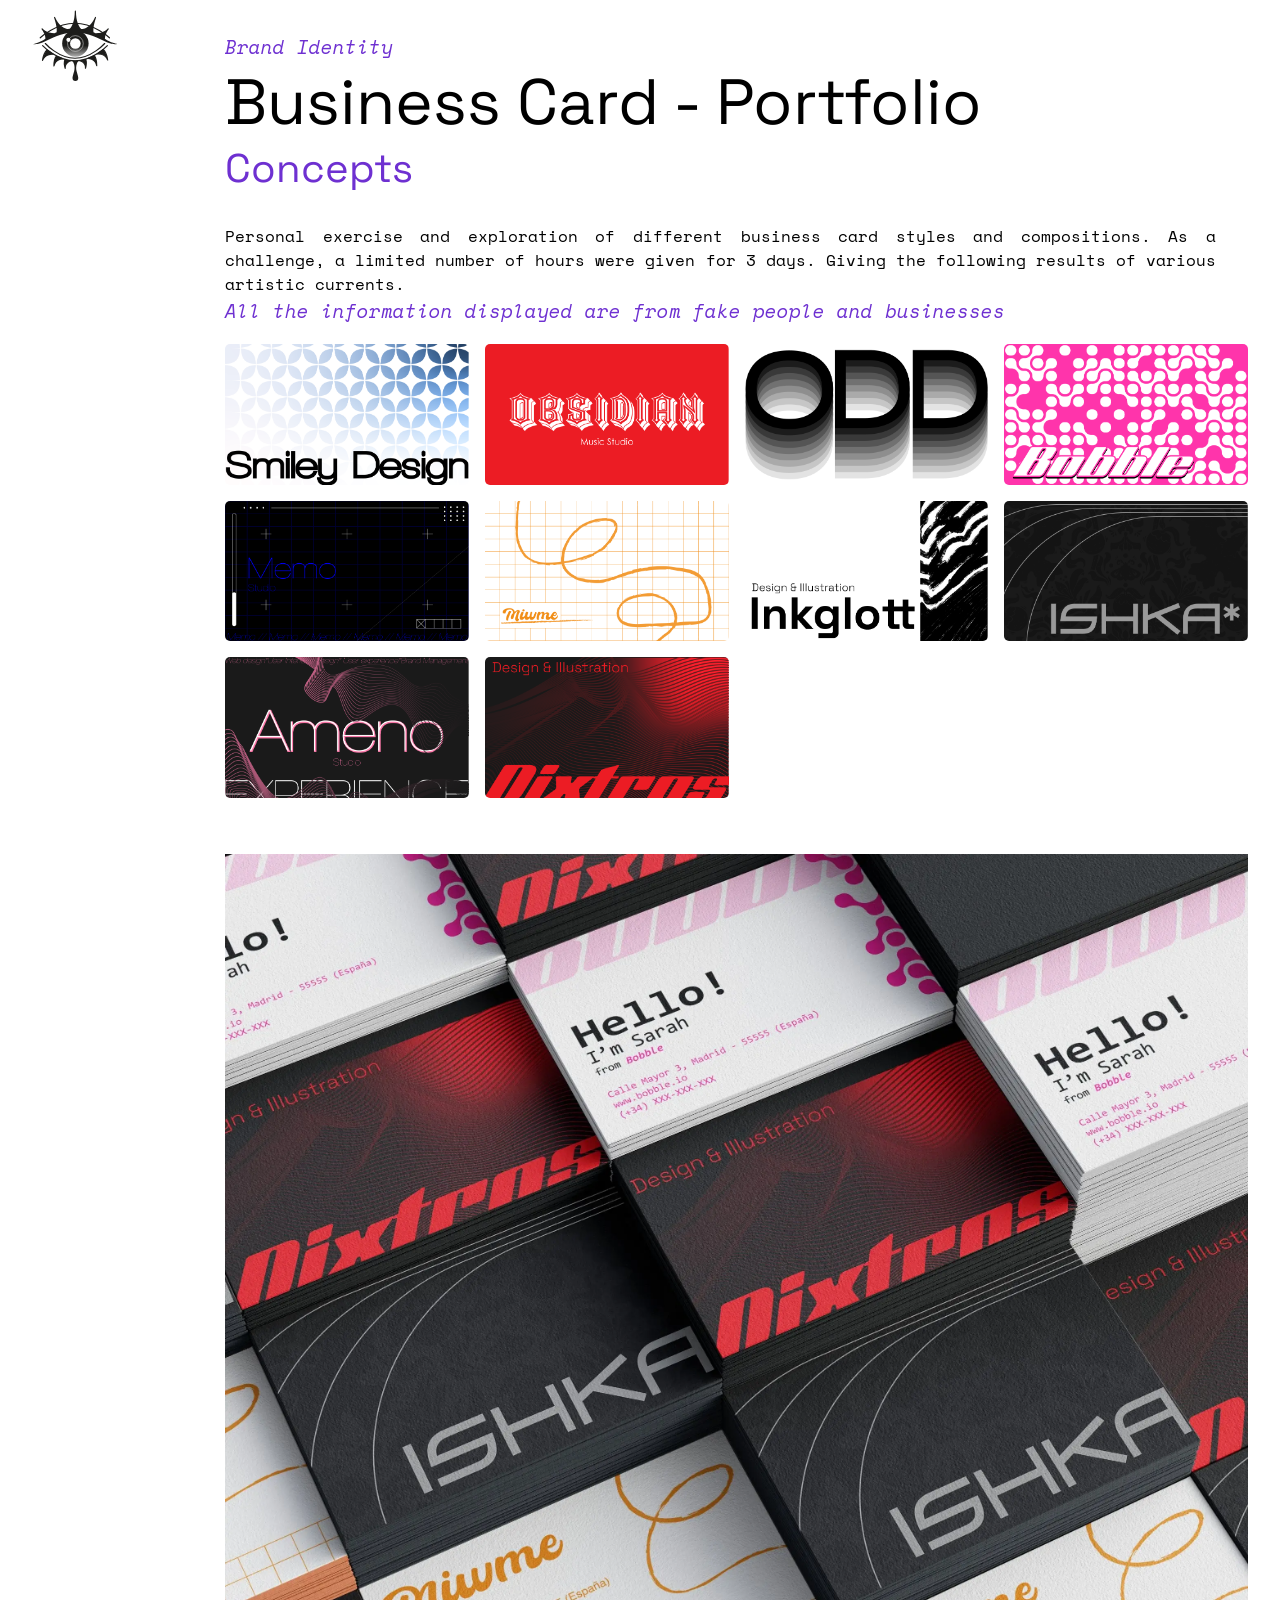
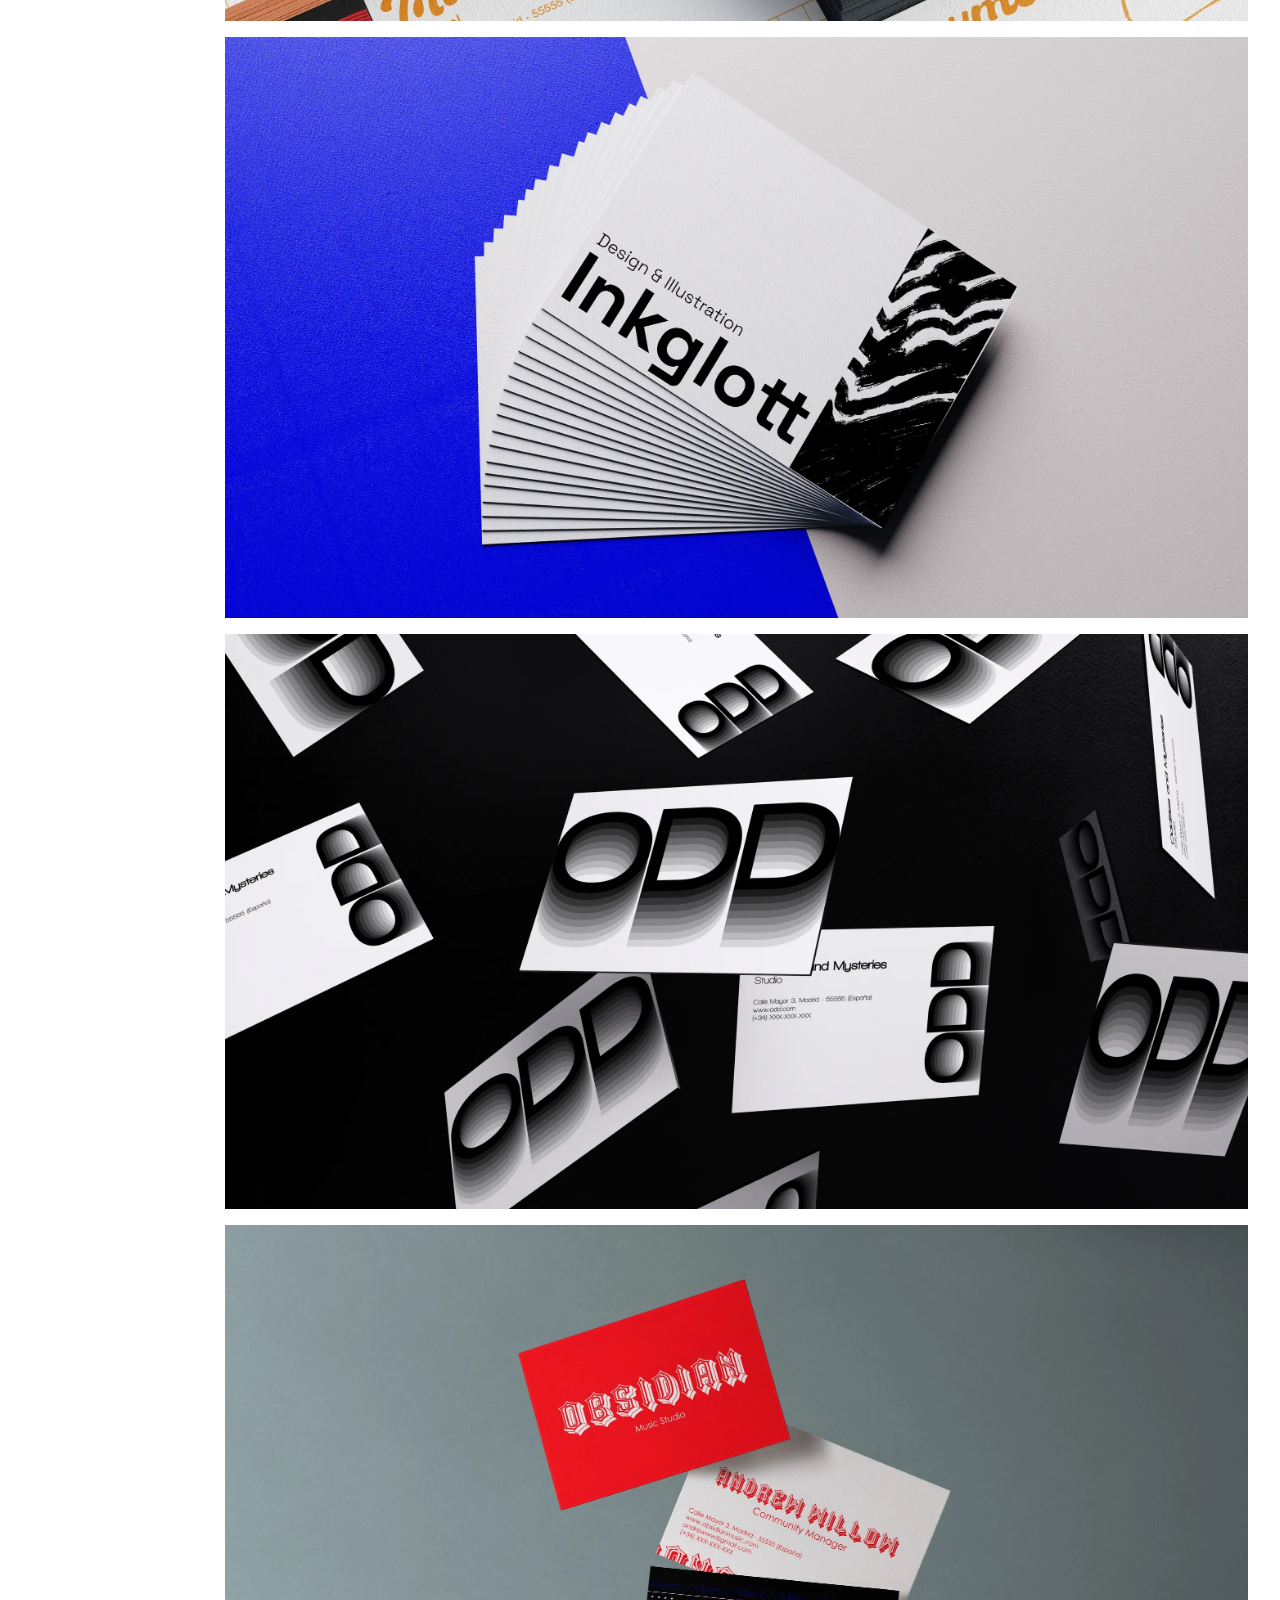
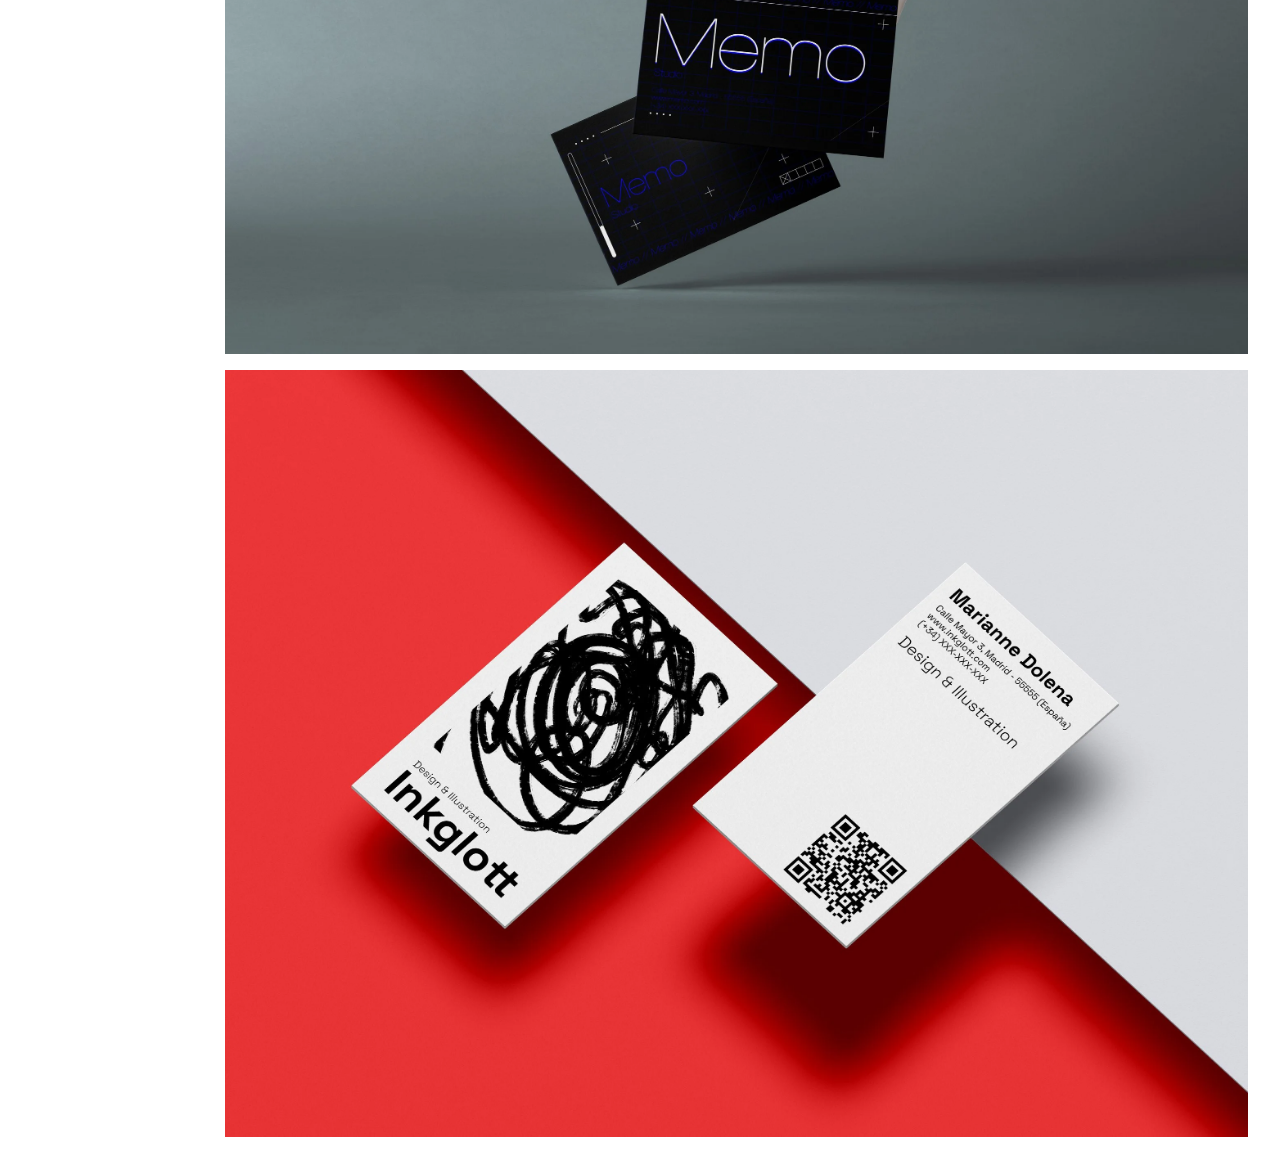
<file: project-business-cards.html>
<!DOCTYPE html>
<html lang="en">

<head>
    <meta charset="UTF-8">
    <meta name="viewport" content="width=device-width, initial-scale=1.0">
    <title>Andrea PM Portfolio</title>

    <meta name="author" content="Andrea PM">
    <meta name="keywords" content="Graphic Design, Portfolio, Branding, Illustration, Printed Media, Packaging">
    <meta name="description"
        content="Graphic design porfolio by Andrea PM. Designer specialized in branding and illustration">

    <!-- Enlaces a CSS y JS -->
    <link rel="stylesheet" href="css/index.css">
    <script src="js/index.js" defer></script>
    <script src="js/cardSelectorDouble.js" defer></script>
    <!-- Enlace a favicon -->
    <link rel="icon" type="image/x-icon" href="assets/favicon.ico">

    <!-- Enlaces a tipografías-->
    <!-- Space Grotesk y Space Mono -->
    <link rel="preconnect" href="https://fonts.googleapis.com">
    <link rel="preconnect" href="https://fonts.gstatic.com" crossorigin>
    <link
        href="https://fonts.googleapis.com/css2?family=Space+Grotesk:wght@300..700&family=Space+Mono:ital,wght@0,400;0,700;1,400;1,700&display=swap"
        rel="stylesheet">




</head>

<body>
    <!-- ////////////////////////////////////////////////////////////////////// -->
    <!-- ESTRUCTURA DEL DOCUMENTO project-business-cards.html -->
    <!--  
     -Main
         -Project
            - Project-columnWrapper
                - Project-column
                    - Project-header
                        - Project-span
                        - Project-h2
                        - Project-h3
                    - Project-body
                        - Project-p
                        - Project-span
                        - Project-gallery small
                            - Project-img (x10)
                - Project-column
                    - cardViewer
                        - cardViewer-imgContainer cardViewer-front
                            - cardViewer-img front
                        - cardViewer-imgContainer cardViewer-back
                            - cardViewer-img back

        - Main-homeButton
        - Main-logo
        - Main-span

    - Header
        - Header-presentation
            - Header-logo
            - Header-h1
            - Header-role
            - Header-nav
                - Tabs-ul
                    - Tabs-li (x3)
                        - Tabs-a (x3)
            - Header-rrss
                - Rrss-ul
                    - Rrss-li Rs (x3)
                        - Rs-a (x3)
                            - Rs-img (x3)
        - Header-markers
            - Markers-ul (x3)
                - Markers-li (x3)
                    - Markers-a (x3)

    -->

    <!-- ////////////////////////////////////////////////////////////////////// -->

    <!-- SVG ICONS - SYMBOLS -->
    <!-- Definimos los símbolos de los iconos que usaremos en el archivo -->
    <svg xmlns="http://www.w3.org/2000/svg" style="display: none;">
        <symbol id="instagram" viewBox="0 0 30 30">
            <path
                d="M 9.9980469 3 C 6.1390469 3 3 6.1419531 3 10.001953 L 3 20.001953 C 3 23.860953 6.1419531 27 10.001953 27 L 20.001953 27 C 23.860953 27 27 23.858047 27 19.998047 L 27 9.9980469 C 27 6.1390469 23.858047 3 19.998047 3 L 9.9980469 3 z M 22 7 C 22.552 7 23 7.448 23 8 C 23 8.552 22.552 9 22 9 C 21.448 9 21 8.552 21 8 C 21 7.448 21.448 7 22 7 z M 15 9 C 18.309 9 21 11.691 21 15 C 21 18.309 18.309 21 15 21 C 11.691 21 9 18.309 9 15 C 9 11.691 11.691 9 15 9 z M 15 11 A 4 4 0 0 0 11 15 A 4 4 0 0 0 15 19 A 4 4 0 0 0 19 15 A 4 4 0 0 0 15 11 z" />
        </symbol>

        <symbol id="twitter" viewBox="0 0 50 50">
            <path
                d="M 11 4 C 7.134 4 4 7.134 4 11 L 4 39 C 4 42.866 7.134 46 11 46 L 39 46 C 42.866 46 46 42.866 46 39 L 46 11 C 46 7.134 42.866 4 39 4 L 11 4 z M 13.085938 13 L 21.023438 13 L 26.660156 21.009766 L 33.5 13 L 36 13 L 27.789062 22.613281 L 37.914062 37 L 29.978516 37 L 23.4375 27.707031 L 15.5 37 L 13 37 L 22.308594 26.103516 L 13.085938 13 z M 16.914062 15 L 31.021484 35 L 34.085938 35 L 19.978516 15 L 16.914062 15 z" />
        </symbol>

        <symbol id="carrd" viewBox="0 0 50 50">
            <path
                d="M 25 2 C 12.32 2 2 12.32 2 25 C 2 37.68 12.32 48 25 48 C 37.68 48 48 37.68 48 25 C 48 12.32 37.68 2 25 2 z M 14.523438 10.986328 C 14.688438 10.975078 14.854766 11.005078 15.009766 11.080078 L 27.970703 17.169922 C 27.970703 17.179922 27.980469 17.179688 27.980469 17.179688 L 34.970703 13.689453 C 35.280703 13.539453 35.639453 13.550234 35.939453 13.740234 C 36.229453 13.920234 36.410156 14.239844 36.410156 14.589844 L 36.410156 32.080078 C 36.410156 32.450078 36.199375 32.800703 35.859375 32.970703 L 21.980469 39.910156 C 21.830469 39.980156 21.679297 40.019531 21.529297 40.019531 C 21.349297 40.019531 21.16 39.969141 21 39.869141 C 20.71 39.689141 20.529297 39.359531 20.529297 39.019531 L 20.529297 33.240234 L 14.160156 30.240234 C 13.810156 30.080234 13.589844 29.729844 13.589844 29.339844 L 13.589844 11.980469 C 13.589844 11.640469 13.760781 11.320625 14.050781 11.140625 C 14.195781 11.050625 14.358437 10.997578 14.523438 10.986328 z M 15.589844 13.560547 L 15.589844 28.699219 L 20.529297 31.029297 L 20.529297 29.080078 L 17.169922 27.679688 C 16.659922 27.469687 16.410859 26.890859 16.630859 26.380859 C 16.840859 25.870859 17.419687 25.629844 17.929688 25.839844 L 20.529297 26.910156 L 20.529297 24.740234 L 17.169922 23.339844 C 16.659922 23.129844 16.410859 22.549063 16.630859 22.039062 C 16.840859 21.529062 17.419687 21.29 17.929688 21.5 L 20.529297 22.570312 L 20.529297 21.529297 C 20.529297 21.149297 20.740078 20.800859 21.080078 20.630859 L 17.169922 19 C 16.659922 18.79 16.410859 18.209219 16.630859 17.699219 C 16.840859 17.189219 17.419687 16.950156 17.929688 17.160156 L 23.460938 19.449219 L 25.710938 18.320312 L 15.589844 13.560547 z M 34.410156 16.199219 L 22.529297 22.150391 L 22.529297 37.400391 L 34.410156 31.460938 L 34.410156 16.199219 z M 32.123047 19.544922 C 32.512578 19.518672 32.900078 19.722344 33.080078 20.089844 C 33.330078 20.589844 33.130625 21.189688 32.640625 21.429688 L 25.390625 25.050781 C 25.240625 25.130781 25.089453 25.160156 24.939453 25.160156 C 24.569453 25.160156 24.220781 24.959375 24.050781 24.609375 C 23.800781 24.109375 24.000234 23.509531 24.490234 23.269531 L 31.740234 19.650391 C 31.862734 19.587891 31.993203 19.553672 32.123047 19.544922 z M 32.123047 23.884766 C 32.512578 23.858516 32.900078 24.062188 33.080078 24.429688 C 33.330078 24.929688 33.130625 25.529531 32.640625 25.769531 L 25.390625 29.390625 C 25.240625 29.470625 25.089453 29.5 24.939453 29.5 C 24.569453 29.5 24.220781 29.299219 24.050781 28.949219 C 23.800781 28.449219 24.000234 27.849375 24.490234 27.609375 L 31.740234 23.990234 C 31.862734 23.927734 31.993203 23.893516 32.123047 23.884766 z M 32.123047 28.224609 C 32.512578 28.198359 32.900078 28.402031 33.080078 28.769531 C 33.330078 29.269531 33.130625 29.869375 32.640625 30.109375 L 25.390625 33.730469 C 25.240625 33.810469 25.089453 33.839844 24.939453 33.839844 C 24.569453 33.839844 24.220781 33.639062 24.050781 33.289062 C 23.800781 32.789062 24.000234 32.189219 24.490234 31.949219 L 31.740234 28.330078 C 31.862734 28.267578 31.993203 28.233359 32.123047 28.224609 z" />
        </symbol>


    </svg>




    <!-- Contenido general de la página - Menú principal -->
    <Main class="Main">

        <!-- PROYECTO INDIVIDUAL V1-->
        <div class="Main-content Project">

            <div class="Project-columnWrapper">
                <div class="Project-column">
                    <header class="Project-header">
                        <span class="Project-span">Brand Identity</span>
                        <h2 class="Project-h2"> Business Card - Portfolio</h2>
                        <h3 class="Project-h3 purpleFont">Concepts</h3>
                    </header>

                    <div class="Project-body">
                        <p class="Project-p">Personal exercise and exploration of different business card styles and
                            compositions. As a challenge, a limited number of hours were given for 3 days. Giving the
                            following results of various artistic currents.</p>
                        <span class="Project-span">All the information displayed are from fake people and businesses
                        </span>


                        <div class="Project-gallery--small">
                            <picture>
                                <source media="(min-width: 1000px)" srcset="assets/05_business_cards/businessCard2.webp" type="image/webp">
                                <img class="Project-img card isActive" src="assets/05_business_cards/businessCard2.webp"
                                    data-front="assets/05_business_cards/businessCard2.webp"
                                    data-back="assets/05_business_cards/businessCard3.webp" alt="Gallery preview"
                                    loading="lazy">
                            </picture>

                            <picture>
                                <source media="(min-width: 1000px)" srcset="assets/05_business_cards/businessCard4.webp" type="image/webp">
                                <img class="Project-img card" src="assets/05_business_cards/businessCard4.webp"
                                    data-front="assets/05_business_cards/businessCard4.webp"
                                    data-back="assets/05_business_cards/businessCard5.webp" alt="Gallery preview"
                                    loading="lazy">
                            </picture>

                            <picture>
                                <source media="(min-width: 1000px)" srcset="assets/05_business_cards/businessCard6.webp" type="image/webp">
                                <img class="Project-img card" src="assets/05_business_cards/businessCard6.webp"
                                    data-front="assets/05_business_cards/businessCard6.webp"
                                    data-back="assets/05_business_cards/businessCard7.webp" alt="Gallery preview"
                                    loading="lazy">
                            </picture>

                            <picture>
                                <source media="(min-width: 1000px)" srcset="assets/05_business_cards/businessCard8.webp" type="image/webp">
                                <img class="Project-img card" src="assets/05_business_cards/businessCard8.webp"
                                    data-front="assets/05_business_cards/businessCard8.webp"
                                    data-back="assets/05_business_cards/businessCard9.webp" alt="Gallery preview"
                                    loading="lazy">
                            </picture>


                            <picture>
                                <source media="(min-width: 1000px)" srcset="assets/05_business_cards/businessCard10.webp" type="image/webp">
                                <img class="Project-img card" src="assets/05_business_cards/businessCard10.webp"
                                    data-front="assets/05_business_cards/businessCard10.webp"
                                    data-back="assets/05_business_cards/businessCard11.webp" alt="Gallery preview"
                                    loading="lazy">
                            </picture>


                            <picture>
                                <source media="(min-width: 1000px)" srcset="assets/05_business_cards/businessCard12.webp" type="image/webp">
                                <img class="Project-img card" src="assets/05_business_cards/businessCard12.webp"
                                    data-front="assets/05_business_cards/businessCard12.webp"
                                    data-back="assets/05_business_cards/businessCard13.webp" alt="Gallery preview"
                                    loading="lazy">
                            </picture>


                            <picture>
                                <source media="(min-width: 1000px)" srcset="assets/05_business_cards/businessCard14.webp" type="image/webp">
                                <img class="Project-img card" src="assets/05_business_cards/businessCard14.webp"
                                    data-front="assets/05_business_cards/businessCard14.webp"
                                    data-back="assets/05_business_cards/businessCard15.webp" alt="Gallery preview"
                                    loading="lazy">
                            </picture>


                            <picture>
                                <source media="(min-width: 1000px)" srcset="assets/05_business_cards/businessCard24.webp" type="image/webp">
                                <img class="Project-img card" src="assets/05_business_cards/businessCard24.webp"
                                    data-front="assets/05_business_cards/businessCard24.webp"
                                    data-back="assets/05_business_cards/businessCard25.webp" alt="Gallery preview"
                                    loading="lazy">
                            </picture>


                            <picture>
                                <source media="(min-width: 1000px)" srcset="assets/05_business_cards/businessCard26.webp" type="image/webp">
                                <img class="Project-img card" src="assets/05_business_cards/businessCard26.webp"
                                    data-front="assets/05_business_cards/businessCard26.webp"
                                    data-back="assets/05_business_cards/businessCard27.webp" alt="Gallery preview"
                                    loading="lazy">
                            </picture>
                            <picture>
                                <source media="(min-width: 1000px)" srcset="assets/05_business_cards/businessCard28.webp" type="image/webp">
                                <img class="Project-img card" src="assets/05_business_cards/businessCard28.webp"
                                    data-front="assets/05_business_cards/businessCard28.webp"
                                    data-back="assets/05_business_cards/businessCard29.webp" alt="Gallery preview"
                                    loading="lazy">
                            </picture>





                        </div>
                    </div>

                </div>
                <div class="Project-column cardViewer">
                    <div class="cardViewer-imgContainer cardViewer-front">
                        <img src="assets/05_business_cards/businessCard2.webp" alt="card front"
                            class="cardViewer-img--front" loading="lazy">
                    </div>
                    <div class="cardViewer-imgContainer cardViewer-back">
                        <img src="assets/05_business_cards/businessCard3.webp" alt="card back"
                            class="cardViewer-img--back" loading="lazy">
                    </div>

                </div>

            </div>



            <div class="Project-block Block">
                <picture>
                    <source srcset="assets/05_business_cards/business_mockup1.webp" type="image/webp">
                    <img class="Block-img" src="assets/05_business_cards/business_mockup1.webp"
                        alt="business card mockup" loading="lazy">
                </picture>
            </div>



            <div class="Project-block Block">
                <picture>
                    <source srcset="assets/05_business_cards/business_mockup2.webp" type="image/webp">
                    <img class="Block-img" src="assets/05_business_cards/business_mockup2.webp"
                        alt="business card mockup" loading="lazy">
                </picture>
            </div>

            <div class="Project-block Block">
                <picture>
                    <source srcset="assets/05_business_cards/business_mockup3.webp" type="image/webp">
                    <img class="Block-img" src="assets/05_business_cards/business_mockup3.webp"
                        alt="business card mockup" loading="lazy">
                </picture>
            </div>

            <div class="Project-block Block">
                <picture>
                    <source srcset="assets/05_business_cards/business_mockup4.webp" type="image/webp">
                    <img class="Block-img" src="assets/05_business_cards/business_mockup4.webp"
                        alt="business card mockup" loading="lazy">
                </picture>
            </div>
            <div class="Project-block Block">
                <picture>
                    <source srcset="assets/05_business_cards/business_mockup5.webp" type="image/webp">
                    <img class="Block-img" src="assets/05_business_cards/business_mockup5.webp"
                        alt="business card mockup" loading="lazy">
                </picture>
            </div>






        </div>




    </Main>


    <!-- HOME BUTTON-->
    <!-- El Home button es igual en todas las páginas de la web. Al clicar en éste se activa el JS, haciendo que el Header con el navegador aparezca por el lado izquierdo en formatos grandes, y en dispositivos pequeños, que aparezca por la parte de arriba-->
    <!-- Al clicar de nuevo en el ojo el header se esconde -->
    <div class="Main-homeButton homeButton isActive">
        <img src="assets/logo-ojo.svg" alt="logoweb" class="Main-logo eyeBlink" loading="lazy">
    </div>


    <!-- HEADER -->
    <!-- El header al clicarse el botón de HOME aparece superpuesto sobre el MAIN, permitiendo navegar entre las diferentes páginas de la web -->
    <!-- Contiene el H1, el navegador, las redes sociales y un par de pestañas laterales que indican en que parte de la web uno se encuentra, además de otros enlaces personales para mayor información y proyectos.  -->

    <Header class="Main-header Header  notActive">
        <div class="Header-presentation Presentation">
            <img class="Main-logo Header-logo" src="assets/logo-ojo.svg" alt="logoweb" loading="lazy">

            <div class="Presentation-divider">
                <h1 class="Header-h1">Digital * Design</h1>
                <span class="Header-role">// Andrea Pallás Mateo // Brand design & Illustration //</span>

            </div>



            <div class="Header-wrapper">
                <nav class="Header-nav Tabs">
                    <ul class="Tabs-ul">
                        <li class="Tabs-li"><a title="Recent Projects" href="index.html" class="Tabs-a">Recent
                                Projects</a></li>
                        <li class="Tabs-li "><a title="Project Gallery" href="gallery.html"
                                class="Tabs-a isActive">Project Gallery</a></li>
                        <li class="Tabs-li"><a title="About and Contact" href="about.html" class="Tabs-a">About &
                                Contact</a></li>
                    </ul>
                </nav>


                <div class="Header-rrss Rrss">

                    <ul class="Rrss-ul">
                        <li class="Rrss-li Rs"><a title="instagram link" target="_blank" rel="noreferrer" class="Rs-a"
                                href="https://www.instagram.com/saturni_idae/">

                                <svg class="Rs-img" xmlns="http://www.w3.org/2000/svg" viewBox="0 0 30 30">
                                    <use href="#instagram"></use>
                                </svg>

                            </a></li>
                        <li class="Rrss-li Rs"><a title="twitter link" target="_blank" rel="noreferrer" class="Rs-a"
                                href="https://x.com/saturni_idae">
                                <svg class="Rs-img" xmlns="http://www.w3.org/2000/svg" viewBox="0 0 50 50">
                                    <use href="#twitter"></use>
                                </svg>

                            </a>
                        </li>
                        <li class="Rrss-li Rs"><a title="carrd link" target="_blank" rel="noreferrer" class="Rs-a"
                                href="https://saturni-idae.carrd.co/?utm_source=ig&utm_medium=social&utm_content=link_in_bio">
                                <svg class="Rs-img" xmlns="http://www.w3.org/2000/svg" viewBox="0 0 50 50">
                                    <use href="#carrd"></use>
                                </svg>
                            </a></li>
                    </ul>
                </div>

            </div>
        </div>

        <!-- Indicadores laterales de las páginas que se están visitando. Su objetivo es principalmente decorativo, reminiscente de una agenda o un cuaderno de notas con números de teléfono.
             Cada uno contiene un enlace a una página diferente de la web, además de un enlace externo a mi portafolio de ilustración -->
        <div class="Header-markers Markers">
            <ul class="Markers-ul">
                <!-- La clase isActive indica qué marcador está activado, indicando qué parte de la web se está visitando -->
                <li class="Markers-li "><a title="marker a" href="index.html" class="Markers-a">Aa</a></li>
                <li class="Markers-li isActive"><a title="marker b" href="gallery.html" class="Markers-a">Bb</a>
                </li>
                <li class="Markers-li"><a title="marker c" href="about.html" class="Markers-a">Cc</a></li>
            </ul>

            <ul class="Markers-ul">
                <li class="Markers-li"> <a title="mail" href="mailto:asanartworkshop@gmail.com"
                        class="Markers-a">asanartworkshop@gmail.com</a>
                </li>
            </ul>

            <ul class="Markers-ul">
                <li class="Markers-li"> <a title="illustration portfolio"
                        href="https://saturni-idae-illustration.carrd.co/" class="Markers-a" target="_blank"
                        rel="noreferrer">Illustration Portfolio</a> </li>
            </ul>
        </div>



    </Header>





</body>


</html>
</file>
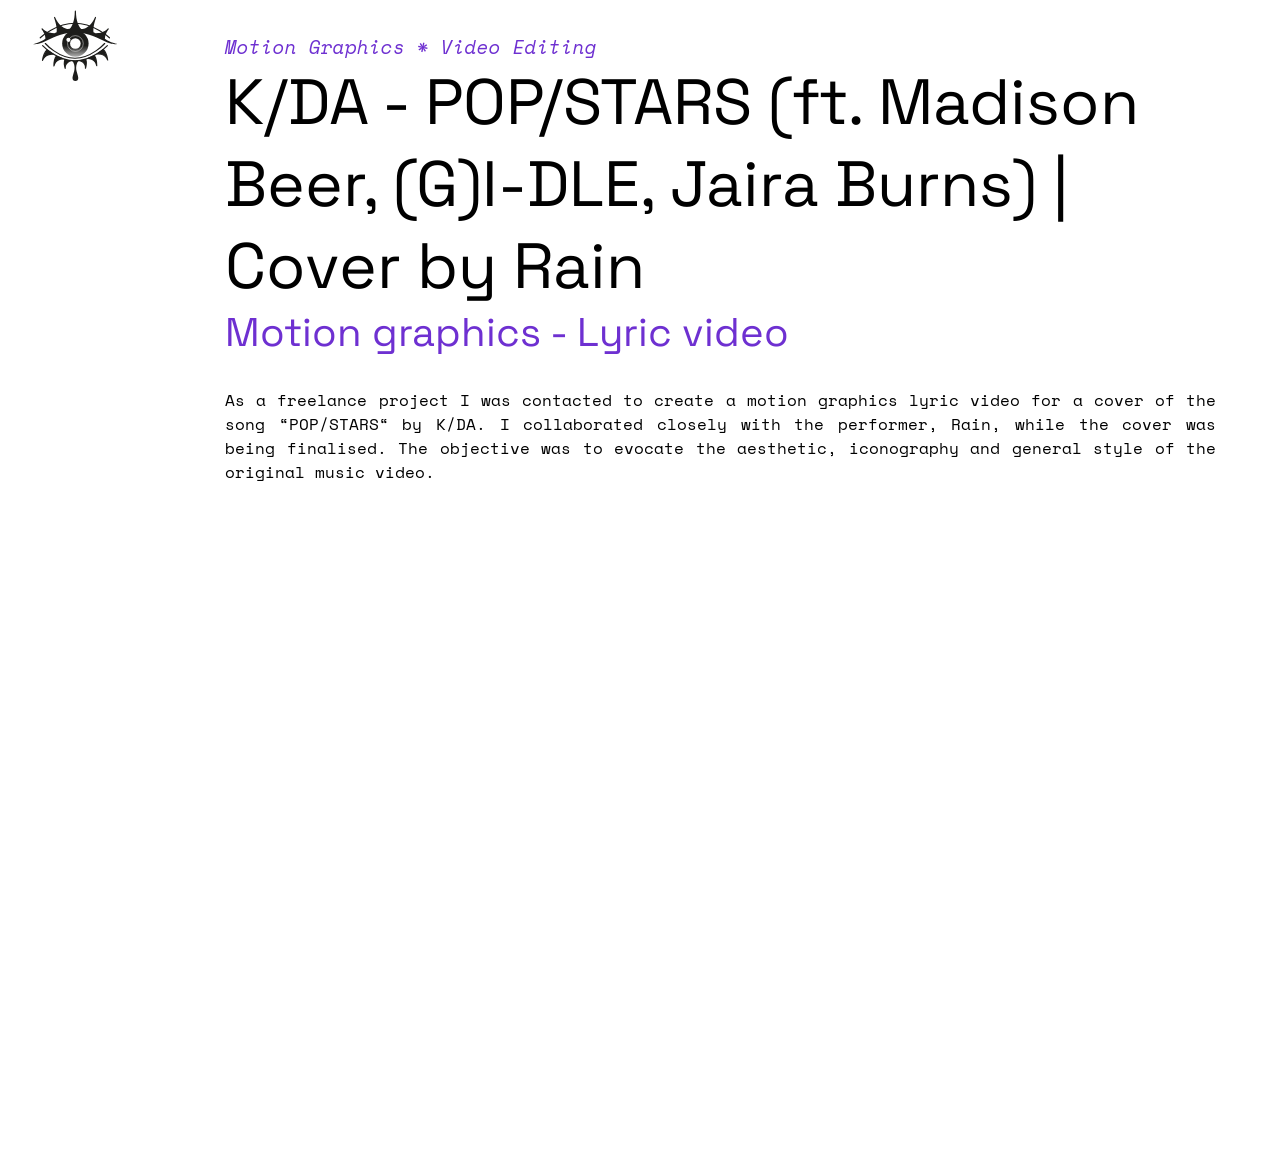
<file: project-kda-motion-cover.html>
<!DOCTYPE html>
<html lang="en">

<head>
    <meta charset="UTF-8">
    <meta name="viewport" content="width=device-width, initial-scale=1.0">
    <title>Andrea PM Portfolio</title>

    <meta name="author" content="Andrea PM">
    <meta name="keywords" content="Graphic Design, Portfolio, Branding, Illustration, Printed Media, Packaging">
    <meta name="description"
        content="Graphic design porfolio by Andrea PM. Designer specialized in branding and illustration">

    <!-- Enlaces a CSS y JS -->
    <link rel="stylesheet" href="css/index.css">
    <script src="js/index.js" defer></script>
    <script src="js/cardSelector.js" defer></script>
    <!-- Enlace a favicon -->
    <link rel="icon" type="image/x-icon" href="assets/favicon.ico">

    <!-- Enlaces a tipografías-->
    <!-- Space Grotesk y Space Mono -->
    <link rel="preconnect" href="https://fonts.googleapis.com">
    <link rel="preconnect" href="https://fonts.gstatic.com" crossorigin>
    <link
        href="https://fonts.googleapis.com/css2?family=Space+Grotesk:wght@300..700&family=Space+Mono:ital,wght@0,400;0,700;1,400;1,700&display=swap"
        rel="stylesheet">




</head>

<body>
    <!-- ////////////////////////////////////////////////////////////////////// -->
    <!-- ESTRUCTURA DEL DOCUMENTO project-kda-motion-cover.html -->
    <!-- 
    - Main
        - Project
            - Project-columnWrapper
                - Project-column
                    - Project-header
                        - Project-span
                        - Project-h2
                        - Project-h3 
                    - Project-body
                        - Project-p
                 
                - Project-column 
                    - iframe
                
    - Main-homeButton
    - Main-logo
     - Main-span


    - Header
            - Header-presentation
                - Header-logo
                - Header-h1
                - Header-role
                - Header-nav
                    - Tabs-ul
                        - Tabs-li (x3)
                            - Tabs-a (x3)
                - Header-rrss
                    - Rrss-ul
                        - Rrss-li Rs (x3)
                            - Rs-a (x3)
                                - Rs-img (x3)
            - Header-markers
                - Markers-ul (x3)
                    - Markers-li (x3)
                        - Markers-a (x3)

     -->

    <!-- ////////////////////////////////////////////////////////////////////// -->

    <!-- SVG ICONS - SYMBOLS -->
    <!-- Definimos los símbolos de los iconos que usaremos en el archivo -->
    <svg xmlns="http://www.w3.org/2000/svg" style="display: none;">
        <symbol id="instagram" viewBox="0 0 30 30">
            <path
                d="M 9.9980469 3 C 6.1390469 3 3 6.1419531 3 10.001953 L 3 20.001953 C 3 23.860953 6.1419531 27 10.001953 27 L 20.001953 27 C 23.860953 27 27 23.858047 27 19.998047 L 27 9.9980469 C 27 6.1390469 23.858047 3 19.998047 3 L 9.9980469 3 z M 22 7 C 22.552 7 23 7.448 23 8 C 23 8.552 22.552 9 22 9 C 21.448 9 21 8.552 21 8 C 21 7.448 21.448 7 22 7 z M 15 9 C 18.309 9 21 11.691 21 15 C 21 18.309 18.309 21 15 21 C 11.691 21 9 18.309 9 15 C 9 11.691 11.691 9 15 9 z M 15 11 A 4 4 0 0 0 11 15 A 4 4 0 0 0 15 19 A 4 4 0 0 0 19 15 A 4 4 0 0 0 15 11 z" />
        </symbol>

        <symbol id="twitter" viewBox="0 0 50 50">
            <path
                d="M 11 4 C 7.134 4 4 7.134 4 11 L 4 39 C 4 42.866 7.134 46 11 46 L 39 46 C 42.866 46 46 42.866 46 39 L 46 11 C 46 7.134 42.866 4 39 4 L 11 4 z M 13.085938 13 L 21.023438 13 L 26.660156 21.009766 L 33.5 13 L 36 13 L 27.789062 22.613281 L 37.914062 37 L 29.978516 37 L 23.4375 27.707031 L 15.5 37 L 13 37 L 22.308594 26.103516 L 13.085938 13 z M 16.914062 15 L 31.021484 35 L 34.085938 35 L 19.978516 15 L 16.914062 15 z" />
        </symbol>

        <symbol id="carrd" viewBox="0 0 50 50">
            <path
                d="M 25 2 C 12.32 2 2 12.32 2 25 C 2 37.68 12.32 48 25 48 C 37.68 48 48 37.68 48 25 C 48 12.32 37.68 2 25 2 z M 14.523438 10.986328 C 14.688438 10.975078 14.854766 11.005078 15.009766 11.080078 L 27.970703 17.169922 C 27.970703 17.179922 27.980469 17.179688 27.980469 17.179688 L 34.970703 13.689453 C 35.280703 13.539453 35.639453 13.550234 35.939453 13.740234 C 36.229453 13.920234 36.410156 14.239844 36.410156 14.589844 L 36.410156 32.080078 C 36.410156 32.450078 36.199375 32.800703 35.859375 32.970703 L 21.980469 39.910156 C 21.830469 39.980156 21.679297 40.019531 21.529297 40.019531 C 21.349297 40.019531 21.16 39.969141 21 39.869141 C 20.71 39.689141 20.529297 39.359531 20.529297 39.019531 L 20.529297 33.240234 L 14.160156 30.240234 C 13.810156 30.080234 13.589844 29.729844 13.589844 29.339844 L 13.589844 11.980469 C 13.589844 11.640469 13.760781 11.320625 14.050781 11.140625 C 14.195781 11.050625 14.358437 10.997578 14.523438 10.986328 z M 15.589844 13.560547 L 15.589844 28.699219 L 20.529297 31.029297 L 20.529297 29.080078 L 17.169922 27.679688 C 16.659922 27.469687 16.410859 26.890859 16.630859 26.380859 C 16.840859 25.870859 17.419687 25.629844 17.929688 25.839844 L 20.529297 26.910156 L 20.529297 24.740234 L 17.169922 23.339844 C 16.659922 23.129844 16.410859 22.549063 16.630859 22.039062 C 16.840859 21.529062 17.419687 21.29 17.929688 21.5 L 20.529297 22.570312 L 20.529297 21.529297 C 20.529297 21.149297 20.740078 20.800859 21.080078 20.630859 L 17.169922 19 C 16.659922 18.79 16.410859 18.209219 16.630859 17.699219 C 16.840859 17.189219 17.419687 16.950156 17.929688 17.160156 L 23.460938 19.449219 L 25.710938 18.320312 L 15.589844 13.560547 z M 34.410156 16.199219 L 22.529297 22.150391 L 22.529297 37.400391 L 34.410156 31.460938 L 34.410156 16.199219 z M 32.123047 19.544922 C 32.512578 19.518672 32.900078 19.722344 33.080078 20.089844 C 33.330078 20.589844 33.130625 21.189688 32.640625 21.429688 L 25.390625 25.050781 C 25.240625 25.130781 25.089453 25.160156 24.939453 25.160156 C 24.569453 25.160156 24.220781 24.959375 24.050781 24.609375 C 23.800781 24.109375 24.000234 23.509531 24.490234 23.269531 L 31.740234 19.650391 C 31.862734 19.587891 31.993203 19.553672 32.123047 19.544922 z M 32.123047 23.884766 C 32.512578 23.858516 32.900078 24.062188 33.080078 24.429688 C 33.330078 24.929688 33.130625 25.529531 32.640625 25.769531 L 25.390625 29.390625 C 25.240625 29.470625 25.089453 29.5 24.939453 29.5 C 24.569453 29.5 24.220781 29.299219 24.050781 28.949219 C 23.800781 28.449219 24.000234 27.849375 24.490234 27.609375 L 31.740234 23.990234 C 31.862734 23.927734 31.993203 23.893516 32.123047 23.884766 z M 32.123047 28.224609 C 32.512578 28.198359 32.900078 28.402031 33.080078 28.769531 C 33.330078 29.269531 33.130625 29.869375 32.640625 30.109375 L 25.390625 33.730469 C 25.240625 33.810469 25.089453 33.839844 24.939453 33.839844 C 24.569453 33.839844 24.220781 33.639062 24.050781 33.289062 C 23.800781 32.789062 24.000234 32.189219 24.490234 31.949219 L 31.740234 28.330078 C 31.862734 28.267578 31.993203 28.233359 32.123047 28.224609 z" />
        </symbol>


    </svg>


    <!-- Contenido general de la página - Menú principal -->
    <Main class="Main">

        <!-- PROYECTO INDIVIDUAL-->
        <div class="Main-content Project">



            <div class="Project-columnWrapper ">
                <div class="Project-column">
                    <header class="Project-header">
                        <span class="Project-span">Motion Graphics * Video Editing </span>
                        <h2 class="Project-h2"> K/DA - POP/STARS (ft. Madison Beer, (G)I-DLE, Jaira Burns) | Cover
                            by Rain</h2>
                        <h3 class="Project-h3 purpleFont">Motion graphics - Lyric video</h3>
                    </header>

                    <div class="Project-body">
                        <p class="Project-p">As a freelance project I was contacted to create a motion graphics lyric
                            video for a cover of the song “POP/STARS“ by K/DA.
                            I collaborated closely with the performer, Rain, while the cover was being finalised.
                            The objective was to evocate the aesthetic, iconography and general style of the original
                            music video.</p>

                    </div>

                </div>
                <div class="Project-column ">
                    <div class="Project-iframeContainer Panoramic">
                        <iframe class="Project-iframe"
                            src="https://www.youtube.com/embed/xX83fLHwbSk?si=thAll-4taj_4DxCT" loading="lazy"
                            title="YouTube video player" frameborder="0"
                            allow="accelerometer; autoplay; clipboard-write; encrypted-media; gyroscope; picture-in-picture; web-share"
                            referrerpolicy="strict-origin-when-cross-origin" allowfullscreen></iframe>
                    </div>

                </div>

            </div>

        </div>

    </Main>


    <!-- HOME BUTTON-->
    <!-- El Home button es igual en todas las páginas de la web. Al clicar en éste se activa el JS, haciendo que el Header con el navegador aparezca por el lado izquierdo en formatos grandes, y en dispositivos pequeños, que aparezca por la parte de arriba-->
    <!-- Al clicar de nuevo en el ojo el header se esconde -->
    <div class="Main-homeButton homeButton isActive">
        <img src="assets/logo-ojo.svg" alt="logoweb" class="Main-logo eyeBlink" loading="lazy">
    </div>


    <!-- HEADER -->
    <!-- El header al clicarse el botón de HOME aparece superpuesto sobre el MAIN, permitiendo navegar entre las diferentes páginas de la web -->
    <!-- Contiene el H1, el navegador, las redes sociales y un par de pestañas laterales que indican en que parte de la web uno se encuentra, además de otros enlaces personales para mayor información y proyectos.  -->


    <Header class="Main-header Header  notActive">
        <div class="Header-presentation Presentation">
            <img class="Main-logo Header-logo" src="assets/logo-ojo.svg" alt="logoweb" loading="lazy">

            <div class="Presentation-divider">
                <h1 class="Header-h1">Digital * Design</h1>
                <span class="Header-role">// Andrea Pallás Mateo // Brand design & Illustration //</span>

            </div>



            <div class="Header-wrapper">
                <nav class="Header-nav Tabs">
                    <ul class="Tabs-ul">
                        <li class="Tabs-li"><a title="Recent Projects" href="index.html" class="Tabs-a">Recent
                                Projects</a></li>
                        <li class="Tabs-li "><a title="Project Gallery" href="gallery.html"
                                class="Tabs-a isActive">Project Gallery</a></li>
                        <li class="Tabs-li"><a title="About and Contact" href="about.html" class="Tabs-a">About &
                                Contact</a></li>
                    </ul>
                </nav>


                <div class="Header-rrss Rrss">

                    <ul class="Rrss-ul">
                        <li class="Rrss-li Rs"><a title="instagram link" target="_blank" rel="noreferrer" class="Rs-a"
                                href="https://www.instagram.com/saturni_idae/">

                                <svg class="Rs-img" xmlns="http://www.w3.org/2000/svg" viewBox="0 0 30 30">
                                    <use href="#instagram"></use>
                                </svg>

                            </a></li>
                        <li class="Rrss-li Rs"><a title="twitter link" target="_blank" rel="noreferrer" class="Rs-a"
                                href="https://x.com/saturni_idae">
                                <svg class="Rs-img" xmlns="http://www.w3.org/2000/svg" viewBox="0 0 50 50">
                                    <use href="#twitter"></use>
                                </svg>

                            </a>
                        </li>
                        <li class="Rrss-li Rs"><a title="carrd link" target="_blank" rel="noreferrer" class="Rs-a"
                                href="https://saturni-idae.carrd.co/?utm_source=ig&utm_medium=social&utm_content=link_in_bio">
                                <svg class="Rs-img" xmlns="http://www.w3.org/2000/svg" viewBox="0 0 50 50">
                                    <use href="#carrd"></use>
                                </svg>
                            </a></li>
                    </ul>
                </div>


            </div>
        </div>

        <!-- Indicadores laterales de las páginas que se están visitando. Su objetivo es principalmente decorativo, reminiscente de una agenda o un cuaderno de notas con números de teléfono.
             Cada uno contiene un enlace a una página diferente de la web, además de un enlace externo a mi portafolio de ilustración -->
        <div class="Header-markers Markers">
            <ul class="Markers-ul">
                <!-- La clase isActive indica qué marcador está activado, indicando qué parte de la web se está visitando -->
                <li class="Markers-li "><a title="marker a" href="index.html" class="Markers-a">Aa</a></li>
                <li class="Markers-li isActive"><a title="marker b" href="gallery.html" class="Markers-a">Bb</a>
                </li>
                <li class="Markers-li"><a title="marker c" href="about.html" class="Markers-a">Cc</a></li>
            </ul>

            <ul class="Markers-ul">
                <li class="Markers-li"> <a title="mail" href="mailto:asanartworkshop@gmail.com"
                        class="Markers-a">asanartworkshop@gmail.com</a>
                </li>
            </ul>

            <ul class="Markers-ul">
                <li class="Markers-li"> <a title="illustration portfolio"
                        href="https://saturni-idae-illustration.carrd.co/" class="Markers-a" target="_blank"
                        rel="noreferrer">Illustration Portfolio</a> </li>
            </ul>
        </div>



    </Header>

</body>


</html>
</file>
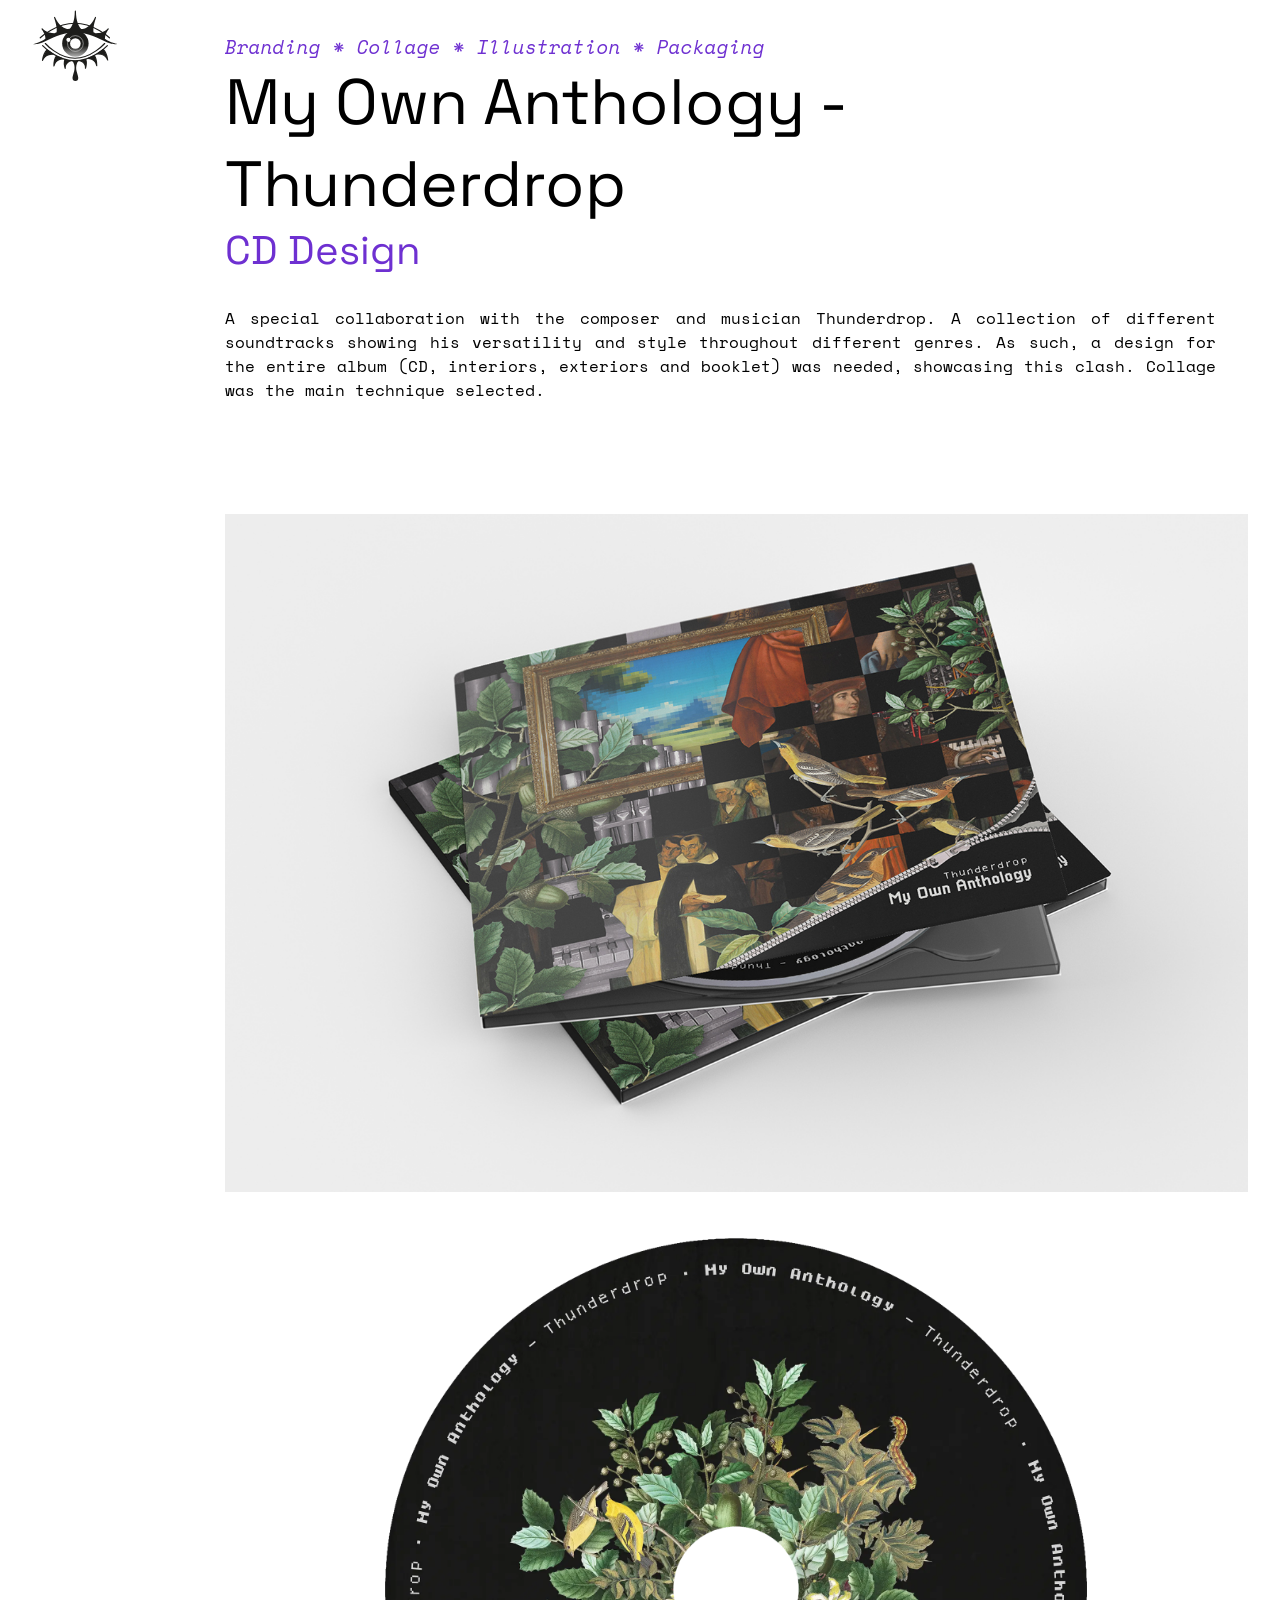
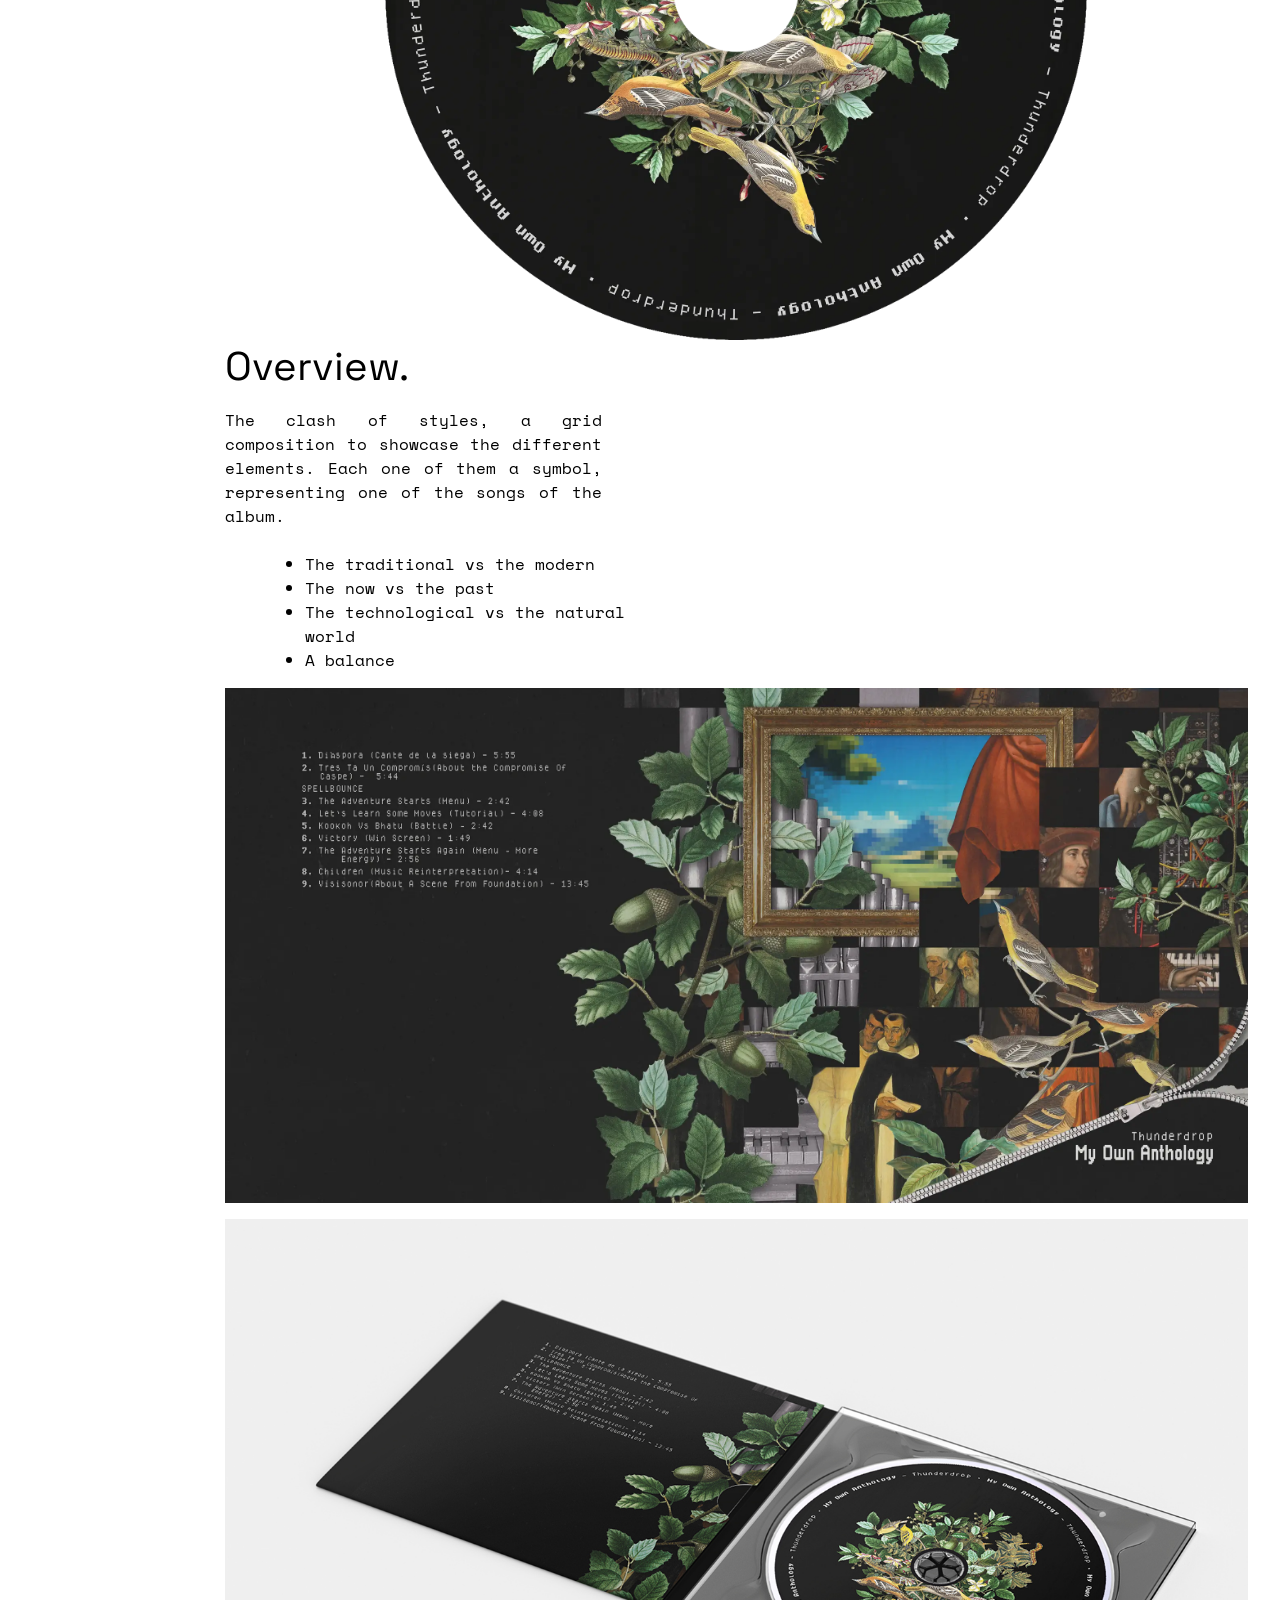
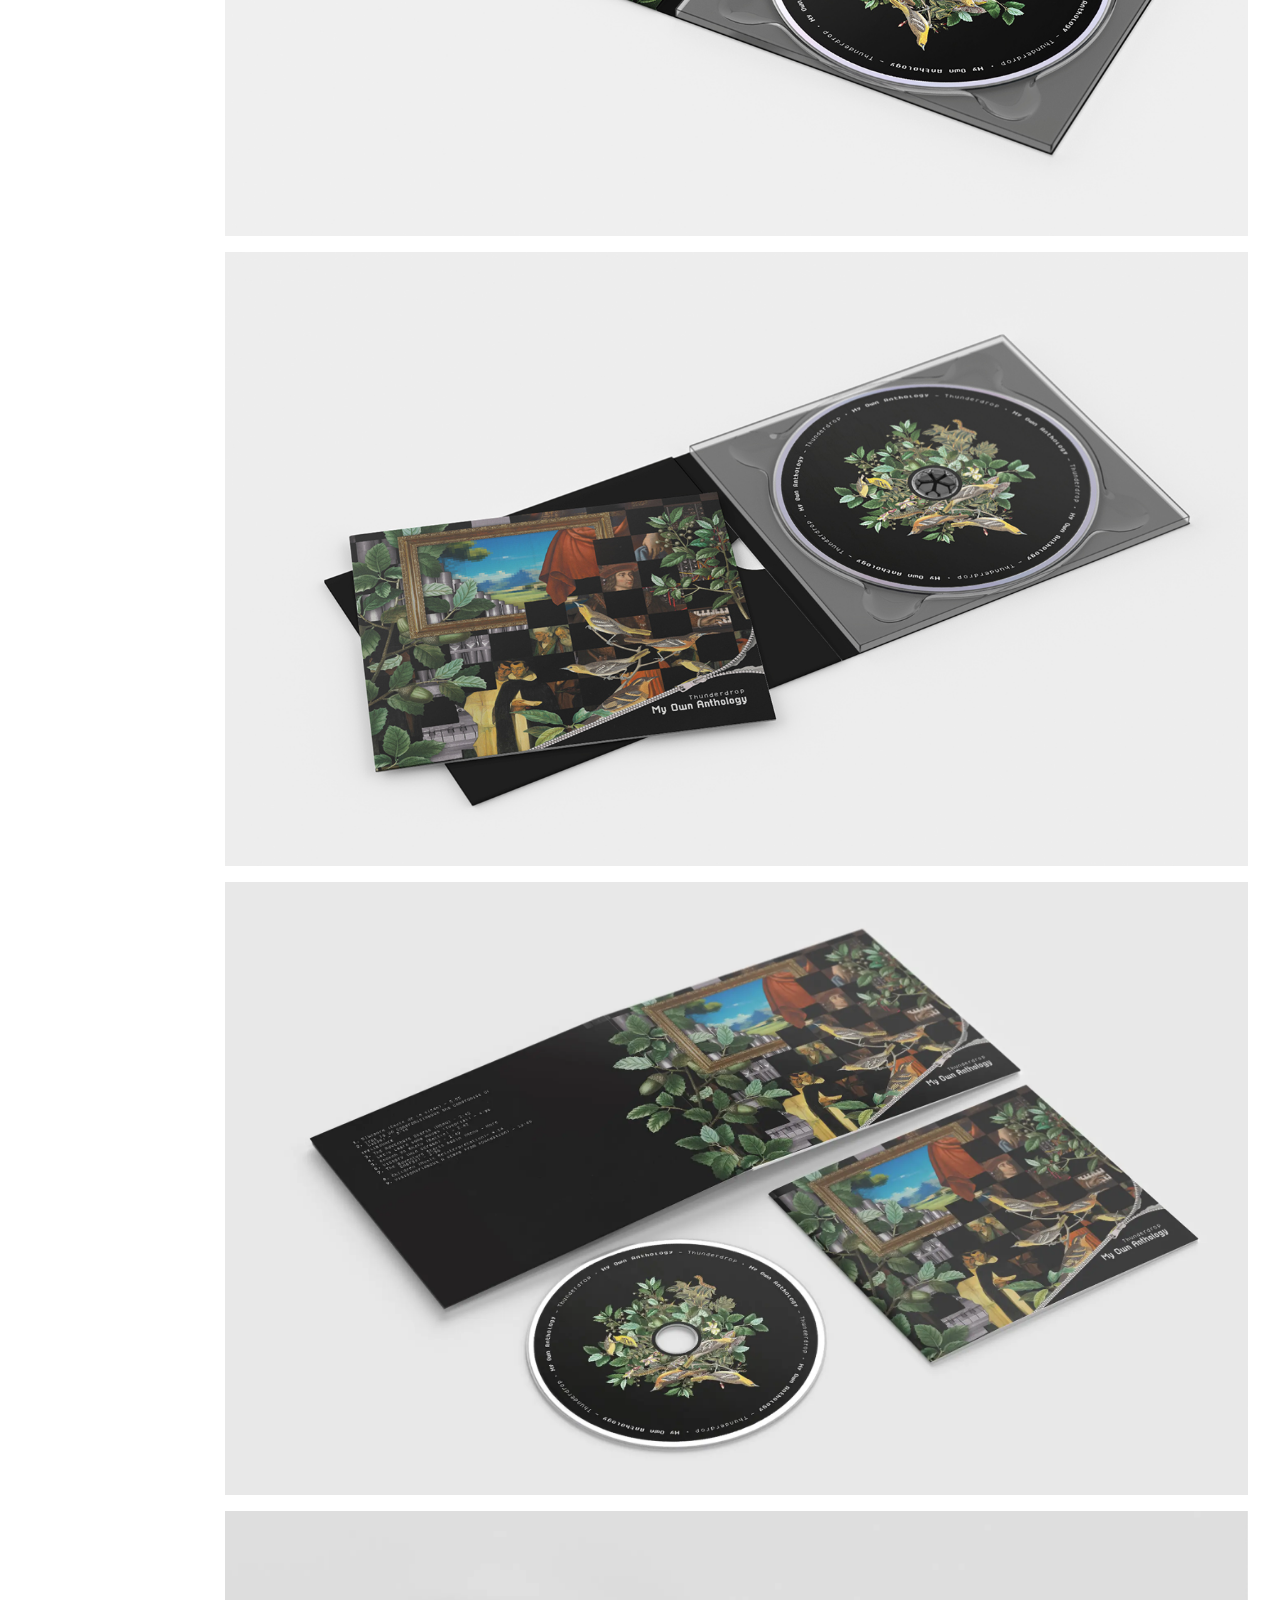
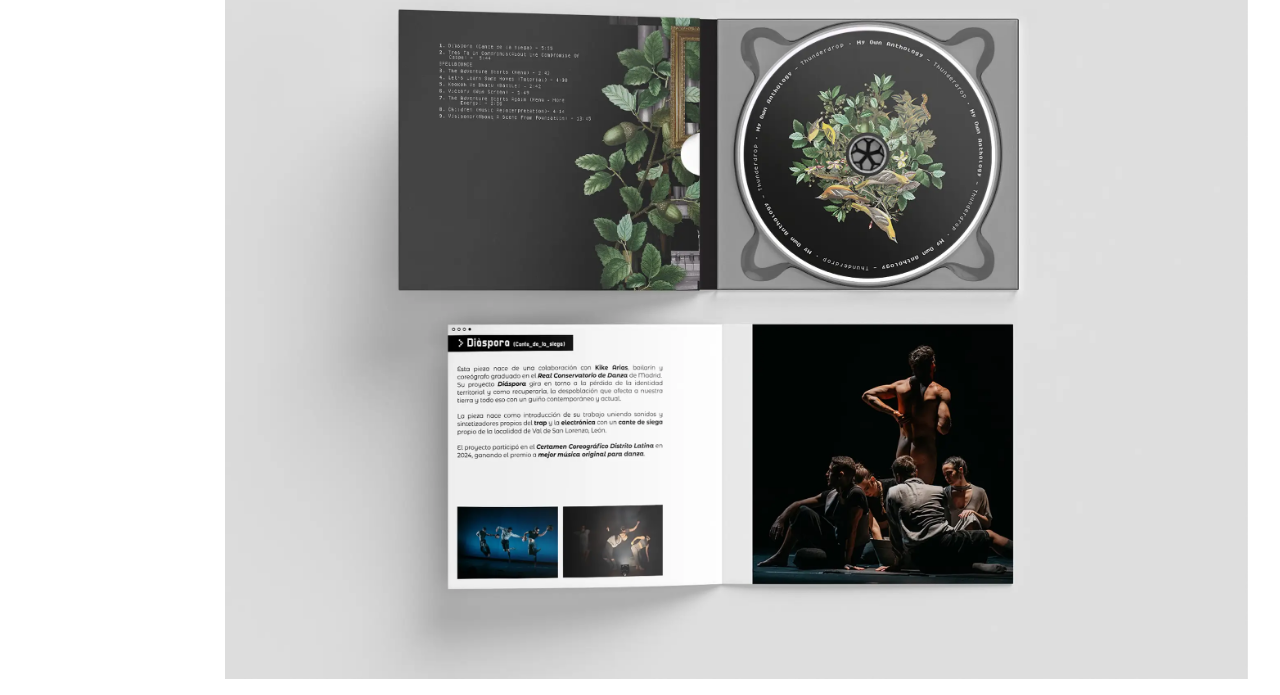
<file: project-my-own-anthology.html>
<!DOCTYPE html>
<html lang="en">

<head>
    <meta charset="UTF-8">
    <meta name="viewport" content="width=device-width, initial-scale=1.0">
    <title>Andrea PM Portfolio</title>

    <meta name="author" content="Andrea PM">
    <meta name="keywords" content="Graphic Design, Portfolio, Branding, Illustration, Printed Media, Packaging">
    <meta name="description"
        content="Graphic design porfolio by Andrea PM. Designer specialized in branding and illustration">

    <!-- Enlaces a CSS y JS -->
    <link rel="stylesheet" href="css/index.css">
    <script src="js/index.js" defer></script>
    <!-- Enlace a favicon -->
    <link rel="icon" type="image/x-icon" href="assets/favicon.ico">

    <!-- Enlaces a tipografías-->
    <!-- Space Grotesk y Space Mono -->
    <link rel="preconnect" href="https://fonts.googleapis.com">
    <link rel="preconnect" href="https://fonts.gstatic.com" crossorigin>
    <link
        href="https://fonts.googleapis.com/css2?family=Space+Grotesk:wght@300..700&family=Space+Mono:ital,wght@0,400;0,700;1,400;1,700&display=swap"
        rel="stylesheet">




</head>

<body>
    <!-- ////////////////////////////////////////////////////////////////////// -->
    <!-- ESTRUCTURA DEL DOCUMENTO project-my-own-anthology.html -->
    <!-- 

- Main
 - Project
     - Project-columnWrapper
         - Project-column
             - Project-header
                 - Project-span
                 - Project-h2
                 - Project-h3 
             - Project-body
                 - Project-p
          
         - Project-column 
             - img
     
     - Project-block CD
         - img
     
     - Project-block Overview
         - Project-h3
         - Project-p
         - Project-ul
             - Project-li (x4)
     
     - Project-block Block (x5)
         - img

- Main-homeButton
            - Main-logo
        - Main-span


    - Header
            - Header-presentation
                - Header-logo
                - Header-h1
                - Header-role
                - Header-nav
                    - Tabs-ul
                        - Tabs-li (x3)
                            - Tabs-a (x3)
                - Header-rrss
                    - Rrss-ul
                        - Rrss-li Rs (x3)
                            - Rs-a (x3)
                                - Rs-img (x3)
            - Header-markers
                - Markers-ul (x3)
                    - Markers-li (x3)
                        - Markers-a (x3)

-->
    <!-- ////////////////////////////////////////////////////////////////////// -->

    <!-- SVG ICONS - SYMBOLS -->
    <!-- Definimos los símbolos de los iconos que usaremos en el archivo -->
    <svg xmlns="http://www.w3.org/2000/svg" style="display: none;">
        <symbol id="instagram" viewBox="0 0 30 30">
            <path
                d="M 9.9980469 3 C 6.1390469 3 3 6.1419531 3 10.001953 L 3 20.001953 C 3 23.860953 6.1419531 27 10.001953 27 L 20.001953 27 C 23.860953 27 27 23.858047 27 19.998047 L 27 9.9980469 C 27 6.1390469 23.858047 3 19.998047 3 L 9.9980469 3 z M 22 7 C 22.552 7 23 7.448 23 8 C 23 8.552 22.552 9 22 9 C 21.448 9 21 8.552 21 8 C 21 7.448 21.448 7 22 7 z M 15 9 C 18.309 9 21 11.691 21 15 C 21 18.309 18.309 21 15 21 C 11.691 21 9 18.309 9 15 C 9 11.691 11.691 9 15 9 z M 15 11 A 4 4 0 0 0 11 15 A 4 4 0 0 0 15 19 A 4 4 0 0 0 19 15 A 4 4 0 0 0 15 11 z" />
        </symbol>

        <symbol id="twitter" viewBox="0 0 50 50">
            <path
                d="M 11 4 C 7.134 4 4 7.134 4 11 L 4 39 C 4 42.866 7.134 46 11 46 L 39 46 C 42.866 46 46 42.866 46 39 L 46 11 C 46 7.134 42.866 4 39 4 L 11 4 z M 13.085938 13 L 21.023438 13 L 26.660156 21.009766 L 33.5 13 L 36 13 L 27.789062 22.613281 L 37.914062 37 L 29.978516 37 L 23.4375 27.707031 L 15.5 37 L 13 37 L 22.308594 26.103516 L 13.085938 13 z M 16.914062 15 L 31.021484 35 L 34.085938 35 L 19.978516 15 L 16.914062 15 z" />
        </symbol>

        <symbol id="carrd" viewBox="0 0 50 50">
            <path
                d="M 25 2 C 12.32 2 2 12.32 2 25 C 2 37.68 12.32 48 25 48 C 37.68 48 48 37.68 48 25 C 48 12.32 37.68 2 25 2 z M 14.523438 10.986328 C 14.688438 10.975078 14.854766 11.005078 15.009766 11.080078 L 27.970703 17.169922 C 27.970703 17.179922 27.980469 17.179688 27.980469 17.179688 L 34.970703 13.689453 C 35.280703 13.539453 35.639453 13.550234 35.939453 13.740234 C 36.229453 13.920234 36.410156 14.239844 36.410156 14.589844 L 36.410156 32.080078 C 36.410156 32.450078 36.199375 32.800703 35.859375 32.970703 L 21.980469 39.910156 C 21.830469 39.980156 21.679297 40.019531 21.529297 40.019531 C 21.349297 40.019531 21.16 39.969141 21 39.869141 C 20.71 39.689141 20.529297 39.359531 20.529297 39.019531 L 20.529297 33.240234 L 14.160156 30.240234 C 13.810156 30.080234 13.589844 29.729844 13.589844 29.339844 L 13.589844 11.980469 C 13.589844 11.640469 13.760781 11.320625 14.050781 11.140625 C 14.195781 11.050625 14.358437 10.997578 14.523438 10.986328 z M 15.589844 13.560547 L 15.589844 28.699219 L 20.529297 31.029297 L 20.529297 29.080078 L 17.169922 27.679688 C 16.659922 27.469687 16.410859 26.890859 16.630859 26.380859 C 16.840859 25.870859 17.419687 25.629844 17.929688 25.839844 L 20.529297 26.910156 L 20.529297 24.740234 L 17.169922 23.339844 C 16.659922 23.129844 16.410859 22.549063 16.630859 22.039062 C 16.840859 21.529062 17.419687 21.29 17.929688 21.5 L 20.529297 22.570312 L 20.529297 21.529297 C 20.529297 21.149297 20.740078 20.800859 21.080078 20.630859 L 17.169922 19 C 16.659922 18.79 16.410859 18.209219 16.630859 17.699219 C 16.840859 17.189219 17.419687 16.950156 17.929688 17.160156 L 23.460938 19.449219 L 25.710938 18.320312 L 15.589844 13.560547 z M 34.410156 16.199219 L 22.529297 22.150391 L 22.529297 37.400391 L 34.410156 31.460938 L 34.410156 16.199219 z M 32.123047 19.544922 C 32.512578 19.518672 32.900078 19.722344 33.080078 20.089844 C 33.330078 20.589844 33.130625 21.189688 32.640625 21.429688 L 25.390625 25.050781 C 25.240625 25.130781 25.089453 25.160156 24.939453 25.160156 C 24.569453 25.160156 24.220781 24.959375 24.050781 24.609375 C 23.800781 24.109375 24.000234 23.509531 24.490234 23.269531 L 31.740234 19.650391 C 31.862734 19.587891 31.993203 19.553672 32.123047 19.544922 z M 32.123047 23.884766 C 32.512578 23.858516 32.900078 24.062188 33.080078 24.429688 C 33.330078 24.929688 33.130625 25.529531 32.640625 25.769531 L 25.390625 29.390625 C 25.240625 29.470625 25.089453 29.5 24.939453 29.5 C 24.569453 29.5 24.220781 29.299219 24.050781 28.949219 C 23.800781 28.449219 24.000234 27.849375 24.490234 27.609375 L 31.740234 23.990234 C 31.862734 23.927734 31.993203 23.893516 32.123047 23.884766 z M 32.123047 28.224609 C 32.512578 28.198359 32.900078 28.402031 33.080078 28.769531 C 33.330078 29.269531 33.130625 29.869375 32.640625 30.109375 L 25.390625 33.730469 C 25.240625 33.810469 25.089453 33.839844 24.939453 33.839844 C 24.569453 33.839844 24.220781 33.639062 24.050781 33.289062 C 23.800781 32.789062 24.000234 32.189219 24.490234 31.949219 L 31.740234 28.330078 C 31.862734 28.267578 31.993203 28.233359 32.123047 28.224609 z" />
        </symbol>


    </svg>



    <!-- Contenido general de la página - Menú principal -->
    <Main class="Main">

        <!-- PROYECTO INDIVIDUAL V1-->
        <div class="Main-content Project">



            <div class="Project-columnWrapper">
                <div class="Project-column">
                    <header class="Project-header">
                        <span class="Project-span">Branding * Collage * Illustration * Packaging</span>
                        <h2 class="Project-h2"> My Own Anthology - Thunderdrop</h2>
                        <h3 class="Project-h3 purpleFont">CD Design</h3>
                    </header>
                    <div class="Project-body">
                        <p class="Project-p">
                            A special collaboration with the composer and musician Thunderdrop.
                            A collection of different soundtracks showing his versatility and style throughout different
                            genres. As such, a design for the entire album (CD, interiors, exteriors and booklet) was
                            needed, showcasing this clash.

                            Collage was the main technique selected.
                        </p>
                    </div>

                </div>

                <div class="Project-column">
                    <picture>
                        <source media="(min-width: 1000px)" srcset="assets/08_my_own_anthology_thunderdrop/mockup.webp" type="image/webp">
                        <img class="Project-img" src="assets/08_my_own_anthology_thunderdrop/mockup.webp" alt="cd mockup">
                    </picture>
                </div>
            </div>

            <div class="Project-block CD">
                <picture>
                    <source media="(min-width: 1000px)" srcset="assets/08_my_own_anthology_thunderdrop/cd.webp" type="image/webp">
                    <img src="assets/08_my_own_anthology_thunderdrop/cd.webp" alt="cd" class="Project-img" loading="lazy">
                </picture>
            </div>

            <div class="Project-block Overview">
                <h3 class="Project-h3">Overview.</h3>
                <p class="Project-p">
                    The clash of styles, a grid composition to showcase the different elements. Each one of them a
                    symbol, representing one of the songs of the album.
                </p>
                <ul class="Project-ul">
                    <li class="Project-li"> The traditional vs the modern</li>
                    <li class="Project-li">The now vs the past</li>
                    <li class="Project-li">The technological vs the natural world</li>
                    <li class="Project-li"> A balance</li>
                </ul>
            </div>

            <div class="Project-block Block">
                <picture>
                    <source media="(min-width: 1000px)" srcset="assets/08_my_own_anthology_thunderdrop/portada.webp" type="image/webp">
                    <img class="Block-img" src="assets/08_my_own_anthology_thunderdrop/portada.webp" alt="cd mockup"
                        loading="lazy">
                </picture>
            </div>

            <div class="Project-block Block">
                <picture>
                    <source media="(min-width: 1000px)" srcset="assets/08_my_own_anthology_thunderdrop/mockup1.webp" type="image/webp">
                    <img class="Block-img" src="assets/08_my_own_anthology_thunderdrop/mockup1.webp" alt="cd mockup"
                        loading="lazy">
                </picture>
            </div>


            <div class="Project-block Block">
                <picture>
                    <source media="(min-width: 1000px)" srcset="assets/08_my_own_anthology_thunderdrop/mockup2.webp" type="image/webp">
                    <img class="Block-img" src="assets/08_my_own_anthology_thunderdrop/mockup2.webp" alt="cd mockup"
                        loading="lazy">
                </picture>
            </div>


            <div class="Project-block Block">
                <picture>
                    <source media="(min-width: 1000px)" srcset="assets/08_my_own_anthology_thunderdrop/mockup3.webp" type="image/webp">
                    <img class="Block-img" src="assets/08_my_own_anthology_thunderdrop/mockup3.webp" alt="cd mockup"
                        loading="lazy">
                </picture>
            </div>

            <div class="Project-block Block">
                <picture>
                    <source media="(min-width: 1000px)" srcset="assets/08_my_own_anthology_thunderdrop/mockup4.webp" type="image/webp">
                    <img class="Block-img" src="assets/08_my_own_anthology_thunderdrop/mockup4.webp" alt="cd mockup"
                        loading="lazy">
                </picture>
            </div>


        </div>


    </Main>

    <!-- HOME BUTTON-->
    <!-- El Home button es igual en todas las páginas de la web. Al clicar en éste se activa el JS, haciendo que el Header con el navegador aparezca por el lado izquierdo en formatos grandes, y en dispositivos pequeños, que aparezca por la parte de arriba-->
    <!-- Al clicar de nuevo en el ojo el header se esconde -->
    <div class="Main-homeButton homeButton isActive">
        <img src="assets/logo-ojo.svg" alt="logoweb" class="Main-logo eyeBlink" loading="lazy">
    </div>


    <!-- HEADER -->
    <!-- El header al clicarse el botón de HOME aparece superpuesto sobre el MAIN, permitiendo navegar entre las diferentes páginas de la web -->
    <!-- Contiene el H1, el navegador, las redes sociales y un par de pestañas laterales que indican en que parte de la web uno se encuentra, además de otros enlaces personales para mayor información y proyectos.  -->


    <Header class="Main-header Header  notActive">
        <div class="Header-presentation Presentation">
            <img class="Main-logo Header-logo" src="assets/logo-ojo.svg" alt="logoweb" loading="lazy">

            <div class="Presentation-divider">
                <h1 class="Header-h1">Digital * Design</h1>
                <span class="Header-role">// Andrea Pallás Mateo // Brand design & Illustration //</span>

            </div>



            <div class="Header-wrapper">
                <nav class="Header-nav Tabs">
                    <ul class="Tabs-ul">
                        <li class="Tabs-li"><a title="Recent Projects" href="index.html" class="Tabs-a">Recent
                                Projects</a></li>
                        <li class="Tabs-li "><a title="Project Gallery" href="gallery.html"
                                class="Tabs-a isActive">Project Gallery</a></li>
                        <li class="Tabs-li"><a title="About and Contact" href="about.html" class="Tabs-a">About &
                                Contact</a></li>
                    </ul>
                </nav>


                <div class="Header-rrss Rrss">

                    <ul class="Rrss-ul">
                        <li class="Rrss-li Rs"><a title="instagram link" target="_blank"  rel="noreferrer" class="Rs-a"
                                href="https://www.instagram.com/saturni_idae/">

                                <svg class="Rs-img" xmlns="http://www.w3.org/2000/svg" viewBox="0 0 30 30">
                                    <use href="#instagram"></use>
                                </svg>

                            </a></li>
                        <li class="Rrss-li Rs"><a title="twitter link" target="_blank"  rel="noreferrer" class="Rs-a"
                                href="https://x.com/saturni_idae">
                                <svg class="Rs-img" xmlns="http://www.w3.org/2000/svg" viewBox="0 0 50 50">
                                    <use href="#twitter"></use>
                                </svg>

                            </a>
                        </li>
                        <li class="Rrss-li Rs"><a title="carrd link" target="_blank"  rel="noreferrer" class="Rs-a"
                                href="https://saturni-idae.carrd.co/?utm_source=ig&utm_medium=social&utm_content=link_in_bio">
                                <svg class="Rs-img" xmlns="http://www.w3.org/2000/svg" viewBox="0 0 50 50">
                                    <use href="#carrd"></use>
                                </svg>
                            </a></li>
                    </ul>
                </div>

            </div>
        </div>

        <!-- Indicadores laterales de las páginas que se están visitando. Su objetivo es principalmente decorativo, reminiscente de una agenda o un cuaderno de notas con números de teléfono.
             Cada uno contiene un enlace a una página diferente de la web, además de un enlace externo a mi portafolio de ilustración -->
        <div class="Header-markers Markers">
            <ul class="Markers-ul">
                <!-- La clase isActive indica qué marcador está activado, indicando qué parte de la web se está visitando -->
                <li class="Markers-li "><a title="marker a" href="index.html" class="Markers-a">Aa</a></li>
                <li class="Markers-li isActive"><a title="marker b" href="gallery.html" class="Markers-a">Bb</a>
                </li>
                <li class="Markers-li"><a title="marker c" href="about.html" class="Markers-a">Cc</a></li>
            </ul>

            <ul class="Markers-ul">
                <li class="Markers-li"> <a title="mail" href="mailto:asanartworkshop@gmail.com"
                        class="Markers-a">asanartworkshop@gmail.com</a>
                </li>
            </ul>

            <ul class="Markers-ul">
                <li class="Markers-li"> <a title="illustration portfolio"
                        href="https://saturni-idae-illustration.carrd.co/" class="Markers-a" target="_blank"
                        rel="noreferrer">Illustration Portfolio</a> </li>
            </ul>
        </div>



    </Header>




</body>


</html>
</file>
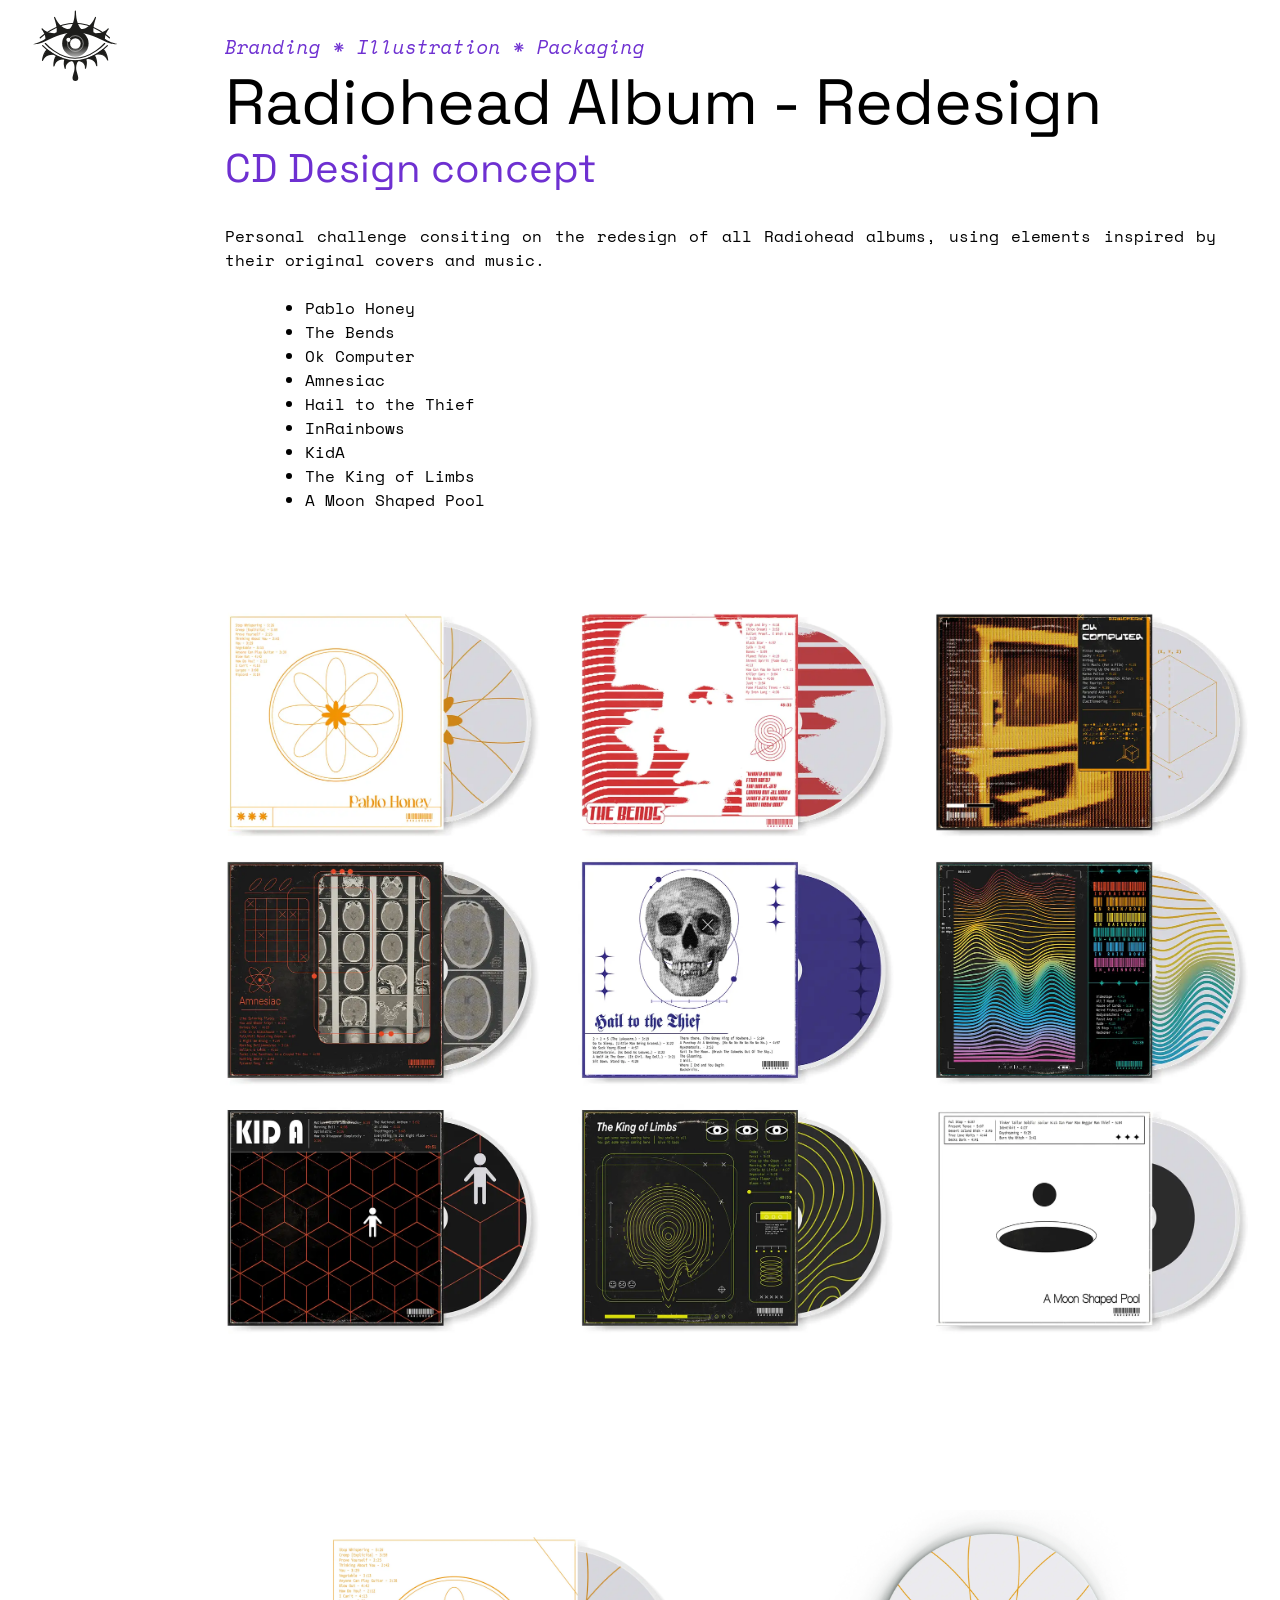
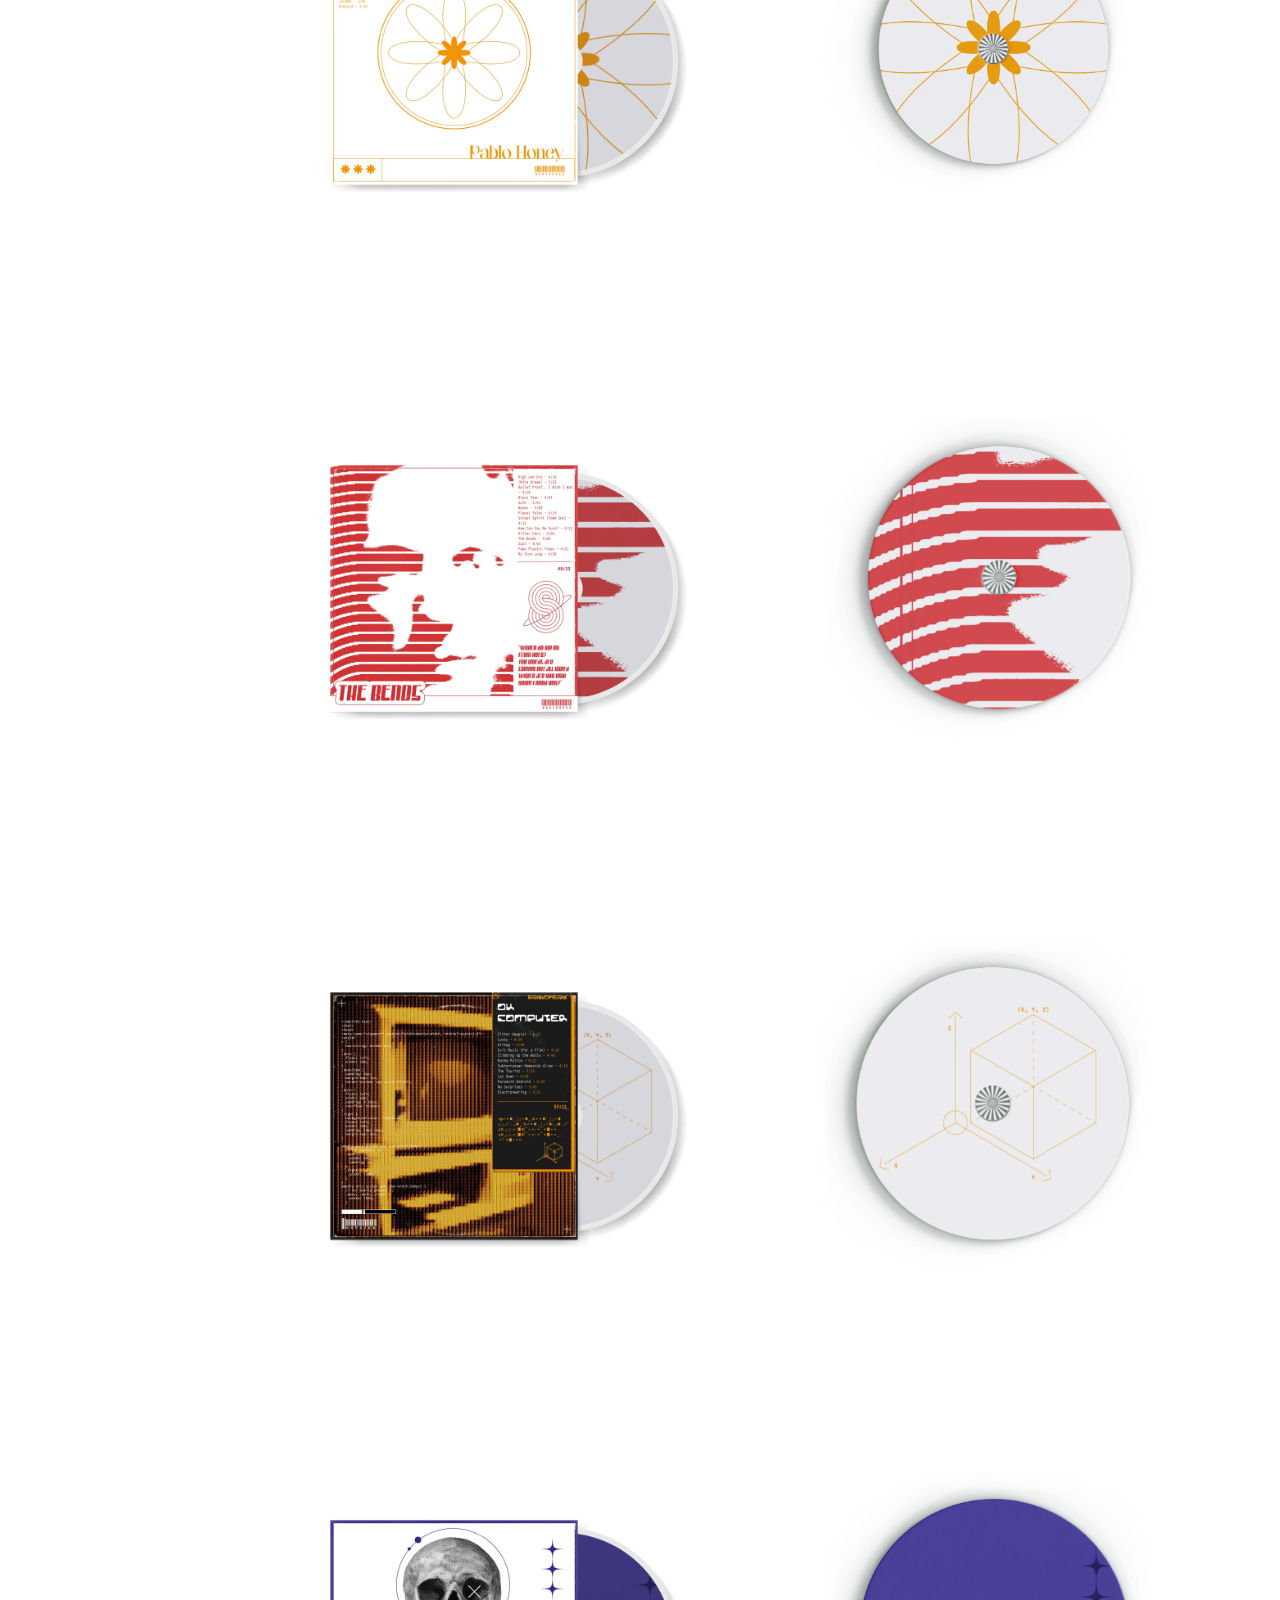
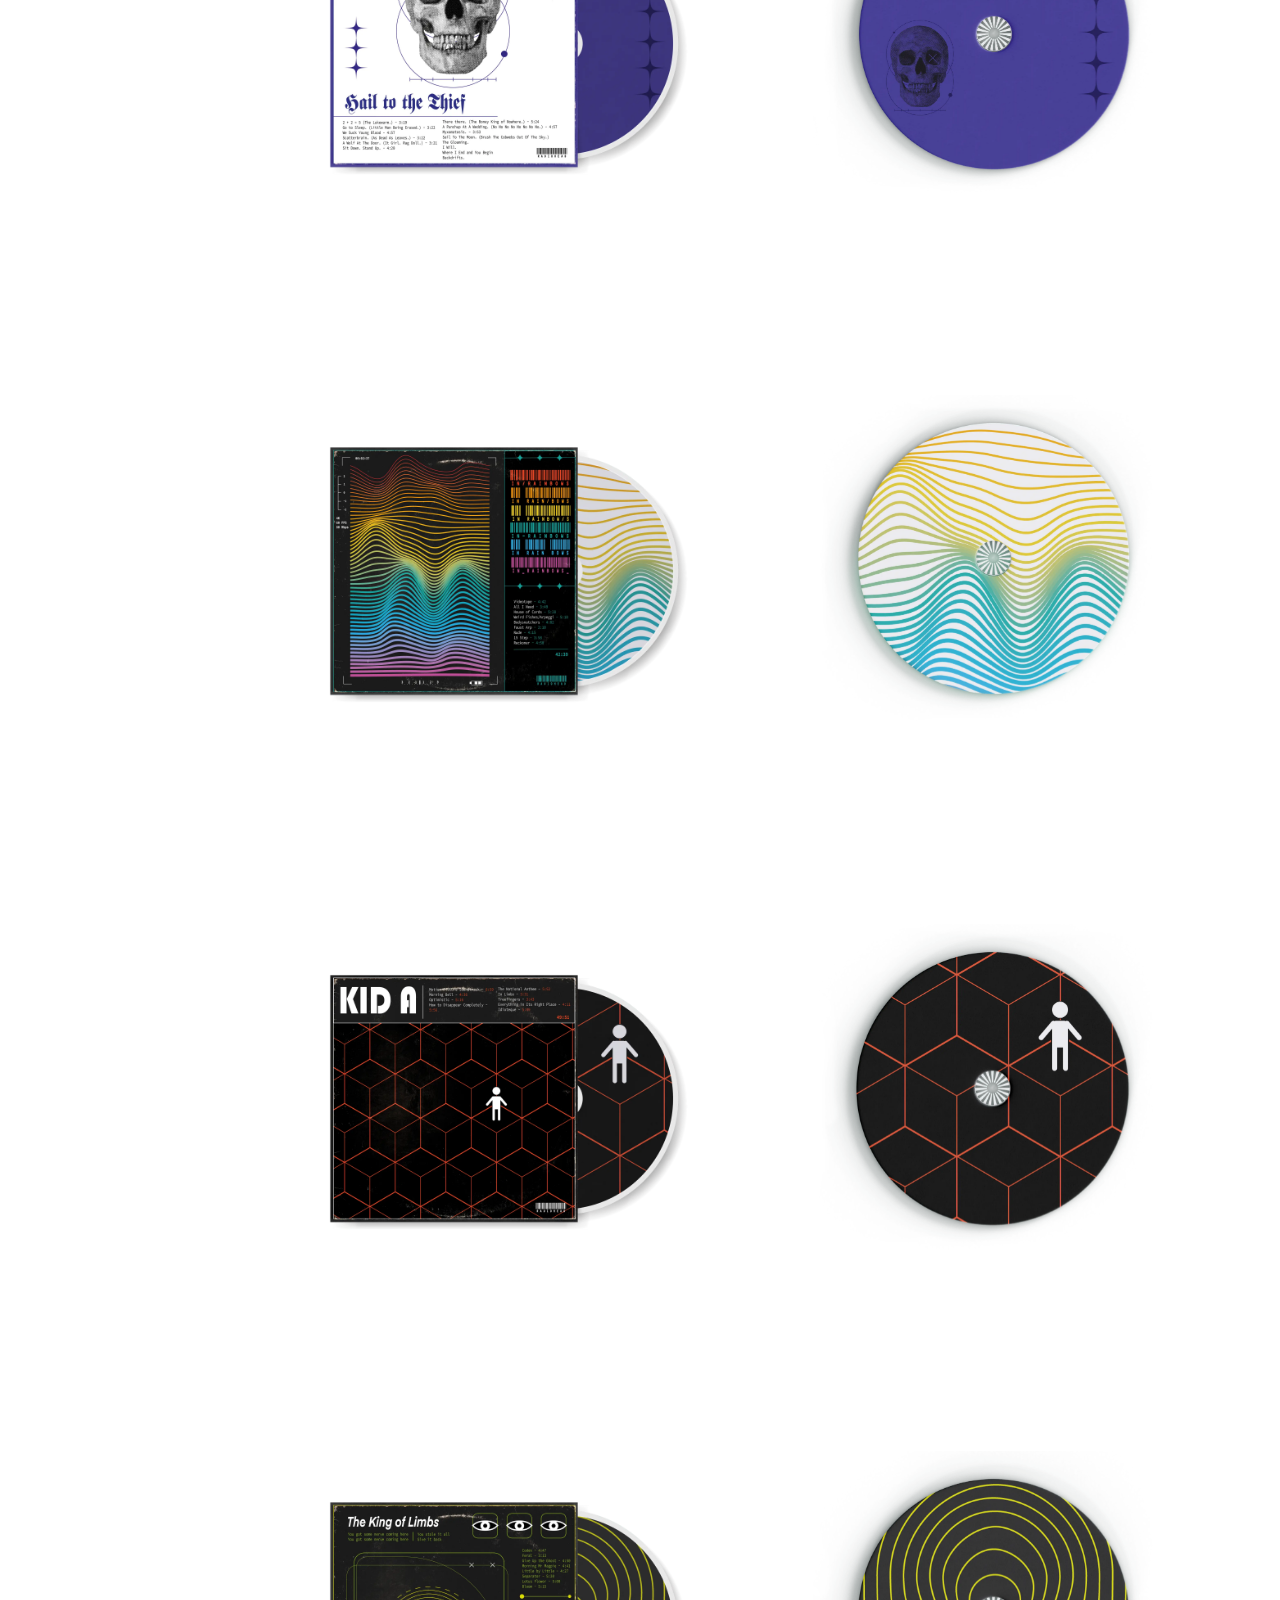
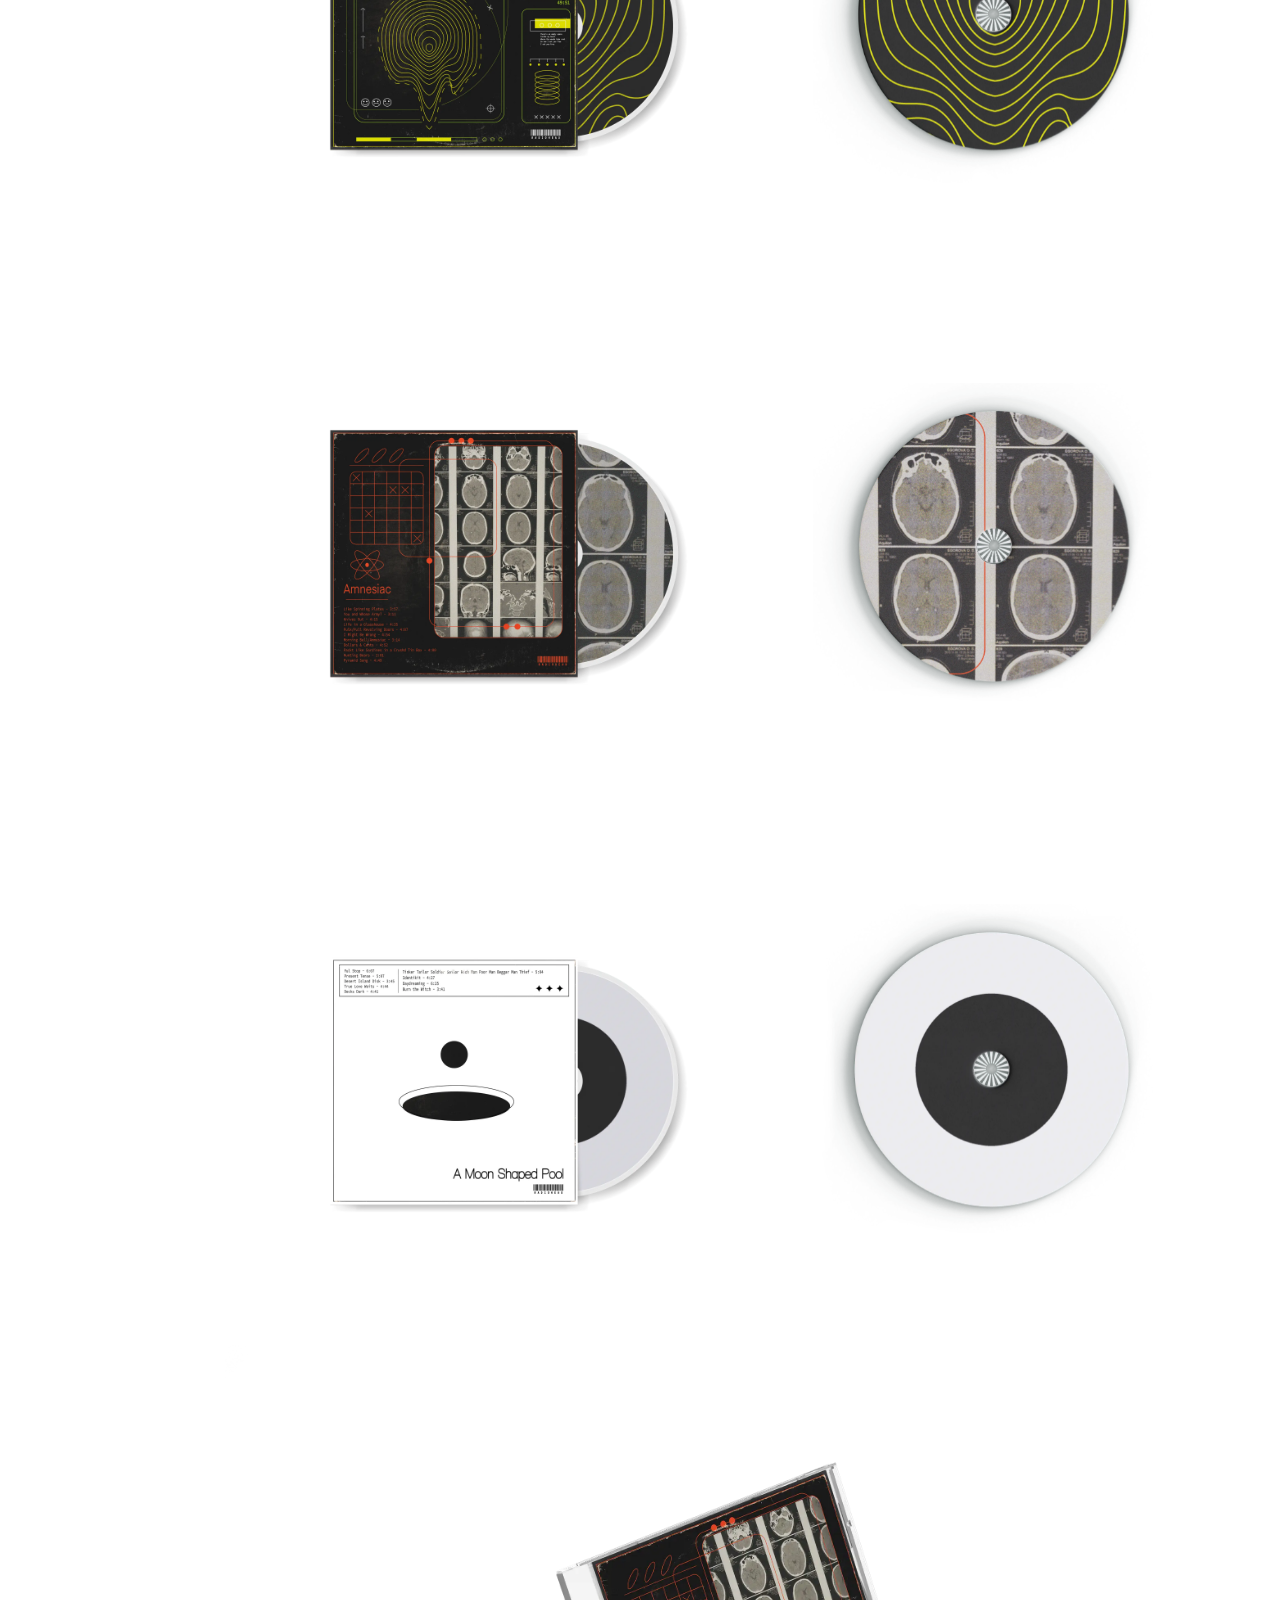
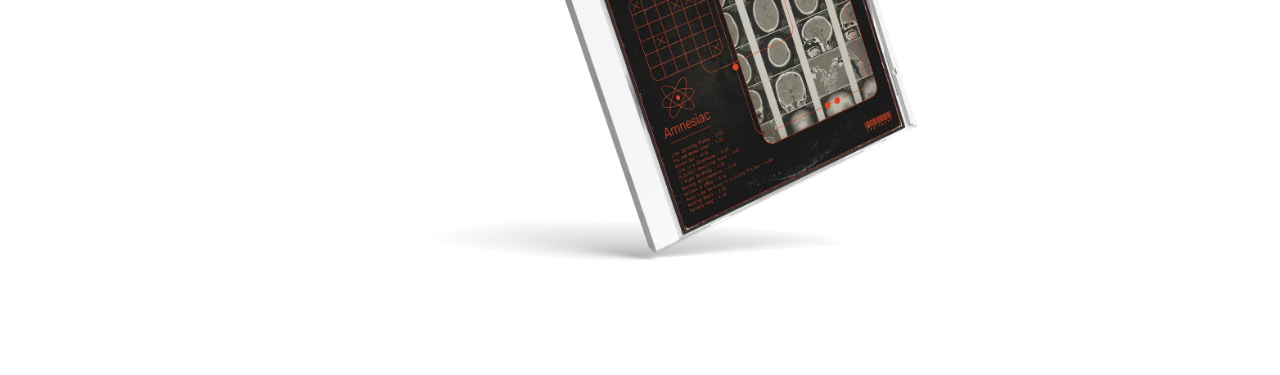
<file: project-radiohead-albums-redesign.html>
<!DOCTYPE html>
<html lang="en">

<head>
    <meta charset="UTF-8">
    <meta name="viewport" content="width=device-width, initial-scale=1.0">
    <title>Andrea PM Portfolio</title>

    <meta name="author" content="Andrea PM">
    <meta name="keywords" content="Graphic Design, Portfolio, Branding, Illustration, Printed Media, Packaging">
    <meta name="description"
        content="Graphic design porfolio by Andrea PM. Designer specialized in branding and illustration">

    <!-- Enlaces a CSS y JS -->
    <link rel="stylesheet" href="css/index.css">
    <script src="js/index.js" defer></script>
    <!-- Enlace a favicon -->
    <link rel="icon" type="image/x-icon" href="assets/favicon.ico">

    <!-- Enlaces a tipografías-->
    <!-- Space Grotesk y Space Mono -->
    <link rel="preconnect" href="https://fonts.googleapis.com">
    <link rel="preconnect" href="https://fonts.gstatic.com" crossorigin>
    <link
        href="https://fonts.googleapis.com/css2?family=Space+Grotesk:wght@300..700&family=Space+Mono:ital,wght@0,400;0,700;1,400;1,700&display=swap"
        rel="stylesheet">




</head>

<body>
    <!-- ////////////////////////////////////////////////////////////////////// -->
    <!-- ESTRUCTURA DEL DOCUMENTO project-radiohead-albums-redesign.html -->
    <!-- 
- Main
    - Project
        - Project-columnWrapper
            - Project-column
                - Project-header
                    - Project-span
                    - Project-h2
                    - Project-h3 
                - Project-body
                    - Project-p
                    - Project-ul
                        - Project-li (x9)
             
            - Project-column 
                - img

        - Project-block (x9)
            - Block-column (x2)
                - Block-img
                - img (cd)

    - Main-homeButton
    - Main-logo
     - Main-span


    - Header
            - Header-presentation
                - Header-logo
                - Header-h1
                - Header-role
                - Header-nav
                    - Tabs-ul
                        - Tabs-li (x3)
                            - Tabs-a (x3)
                - Header-rrss
                    - Rrss-ul
                        - Rrss-li Rs (x3)
                            - Rs-a (x3)
                                - Rs-img (x3)
            - Header-markers
                - Markers-ul (x3)
                    - Markers-li (x3)
                        - Markers-a (x3)

-->


    <!-- ////////////////////////////////////////////////////////////////////// -->


    <!-- SVG ICONS - SYMBOLS -->
    <!-- Definimos los símbolos de los iconos que usaremos en el archivo -->
    <svg xmlns="http://www.w3.org/2000/svg" style="display: none;">
        <symbol id="instagram" viewBox="0 0 30 30">
            <path
                d="M 9.9980469 3 C 6.1390469 3 3 6.1419531 3 10.001953 L 3 20.001953 C 3 23.860953 6.1419531 27 10.001953 27 L 20.001953 27 C 23.860953 27 27 23.858047 27 19.998047 L 27 9.9980469 C 27 6.1390469 23.858047 3 19.998047 3 L 9.9980469 3 z M 22 7 C 22.552 7 23 7.448 23 8 C 23 8.552 22.552 9 22 9 C 21.448 9 21 8.552 21 8 C 21 7.448 21.448 7 22 7 z M 15 9 C 18.309 9 21 11.691 21 15 C 21 18.309 18.309 21 15 21 C 11.691 21 9 18.309 9 15 C 9 11.691 11.691 9 15 9 z M 15 11 A 4 4 0 0 0 11 15 A 4 4 0 0 0 15 19 A 4 4 0 0 0 19 15 A 4 4 0 0 0 15 11 z" />
        </symbol>

        <symbol id="twitter" viewBox="0 0 50 50">
            <path
                d="M 11 4 C 7.134 4 4 7.134 4 11 L 4 39 C 4 42.866 7.134 46 11 46 L 39 46 C 42.866 46 46 42.866 46 39 L 46 11 C 46 7.134 42.866 4 39 4 L 11 4 z M 13.085938 13 L 21.023438 13 L 26.660156 21.009766 L 33.5 13 L 36 13 L 27.789062 22.613281 L 37.914062 37 L 29.978516 37 L 23.4375 27.707031 L 15.5 37 L 13 37 L 22.308594 26.103516 L 13.085938 13 z M 16.914062 15 L 31.021484 35 L 34.085938 35 L 19.978516 15 L 16.914062 15 z" />
        </symbol>

        <symbol id="carrd" viewBox="0 0 50 50">
            <path
                d="M 25 2 C 12.32 2 2 12.32 2 25 C 2 37.68 12.32 48 25 48 C 37.68 48 48 37.68 48 25 C 48 12.32 37.68 2 25 2 z M 14.523438 10.986328 C 14.688438 10.975078 14.854766 11.005078 15.009766 11.080078 L 27.970703 17.169922 C 27.970703 17.179922 27.980469 17.179688 27.980469 17.179688 L 34.970703 13.689453 C 35.280703 13.539453 35.639453 13.550234 35.939453 13.740234 C 36.229453 13.920234 36.410156 14.239844 36.410156 14.589844 L 36.410156 32.080078 C 36.410156 32.450078 36.199375 32.800703 35.859375 32.970703 L 21.980469 39.910156 C 21.830469 39.980156 21.679297 40.019531 21.529297 40.019531 C 21.349297 40.019531 21.16 39.969141 21 39.869141 C 20.71 39.689141 20.529297 39.359531 20.529297 39.019531 L 20.529297 33.240234 L 14.160156 30.240234 C 13.810156 30.080234 13.589844 29.729844 13.589844 29.339844 L 13.589844 11.980469 C 13.589844 11.640469 13.760781 11.320625 14.050781 11.140625 C 14.195781 11.050625 14.358437 10.997578 14.523438 10.986328 z M 15.589844 13.560547 L 15.589844 28.699219 L 20.529297 31.029297 L 20.529297 29.080078 L 17.169922 27.679688 C 16.659922 27.469687 16.410859 26.890859 16.630859 26.380859 C 16.840859 25.870859 17.419687 25.629844 17.929688 25.839844 L 20.529297 26.910156 L 20.529297 24.740234 L 17.169922 23.339844 C 16.659922 23.129844 16.410859 22.549063 16.630859 22.039062 C 16.840859 21.529062 17.419687 21.29 17.929688 21.5 L 20.529297 22.570312 L 20.529297 21.529297 C 20.529297 21.149297 20.740078 20.800859 21.080078 20.630859 L 17.169922 19 C 16.659922 18.79 16.410859 18.209219 16.630859 17.699219 C 16.840859 17.189219 17.419687 16.950156 17.929688 17.160156 L 23.460938 19.449219 L 25.710938 18.320312 L 15.589844 13.560547 z M 34.410156 16.199219 L 22.529297 22.150391 L 22.529297 37.400391 L 34.410156 31.460938 L 34.410156 16.199219 z M 32.123047 19.544922 C 32.512578 19.518672 32.900078 19.722344 33.080078 20.089844 C 33.330078 20.589844 33.130625 21.189688 32.640625 21.429688 L 25.390625 25.050781 C 25.240625 25.130781 25.089453 25.160156 24.939453 25.160156 C 24.569453 25.160156 24.220781 24.959375 24.050781 24.609375 C 23.800781 24.109375 24.000234 23.509531 24.490234 23.269531 L 31.740234 19.650391 C 31.862734 19.587891 31.993203 19.553672 32.123047 19.544922 z M 32.123047 23.884766 C 32.512578 23.858516 32.900078 24.062188 33.080078 24.429688 C 33.330078 24.929688 33.130625 25.529531 32.640625 25.769531 L 25.390625 29.390625 C 25.240625 29.470625 25.089453 29.5 24.939453 29.5 C 24.569453 29.5 24.220781 29.299219 24.050781 28.949219 C 23.800781 28.449219 24.000234 27.849375 24.490234 27.609375 L 31.740234 23.990234 C 31.862734 23.927734 31.993203 23.893516 32.123047 23.884766 z M 32.123047 28.224609 C 32.512578 28.198359 32.900078 28.402031 33.080078 28.769531 C 33.330078 29.269531 33.130625 29.869375 32.640625 30.109375 L 25.390625 33.730469 C 25.240625 33.810469 25.089453 33.839844 24.939453 33.839844 C 24.569453 33.839844 24.220781 33.639062 24.050781 33.289062 C 23.800781 32.789062 24.000234 32.189219 24.490234 31.949219 L 31.740234 28.330078 C 31.862734 28.267578 31.993203 28.233359 32.123047 28.224609 z" />
        </symbol>


    </svg>


    <!-- Contenido general de la página -->
    <Main class="Main">

        <!-- PROYECTO INDIVIDUAL -->
        <div class="Main-content Project">



            <div class="Project-columnWrapper">
                <div class="Project-column">
                    <header class="Project-header">
                        <span class="Project-span">Branding * Illustration * Packaging</span>
                        <h2 class="Project-h2"> Radiohead Album - Redesign</h2>
                        <h3 class="Project-h3 purpleFont">CD Design concept</h3>
                    </header>
                    <div class="Project-body">
                        <p class="Project-p">
                            Personal challenge consiting on the redesign of all Radiohead albums, using elements
                            inspired by their original covers and music.
                        </p>

                        <ul class="Project-ul">
                            <li class="Project-li">Pablo Honey</li>
                            <li class="Project-li">The Bends</li>
                            <li class="Project-li">Ok Computer</li>
                            <li class="Project-li">Amnesiac</li>
                            <li class="Project-li">Hail to the Thief</li>
                            <li class="Project-li">InRainbows</li>
                            <li class="Project-li">KidA</li>
                            <li class="Project-li">The King of Limbs</li>
                            <li class="Project-li">A Moon Shaped Pool</li>
                        </ul>
                    </div>

                </div>

                <div class="Project-column">
                    <picture>
                        <source media="(min-width: 1000px)" srcset="assets/07_radiohead_album_redesign/portadaradio.webp" type="image/webp">
                        <img class="Project-img" src="assets/07_radiohead_album_redesign/portadaradio.webp" alt="cd mockup">
                    </picture>
                </div>
            </div>

            <div class="Project-block Block Block--columns ">
                <div class="Block-column">
                    <picture>
                        <source media="(min-width: 1000px)" srcset="assets/07_radiohead_album_redesign/3v2.webp" type="image/webp">
                        <img class="Block-img" src="assets/07_radiohead_album_redesign/3v2.webp" alt=" pablo honey">
                    </picture>
                </div>
                <div class="Block-column CD">
                    <picture>
                        <source media="(min-width: 1000px)" srcset="assets/07_radiohead_album_redesign/1.webp" type="image/webp">
                        <img src="assets/07_radiohead_album_redesign/1.webp" alt="cd"
                            class="Block-img" loading="lazy">
                    </picture>
                </div>
            </div>

            <div class="Project-block Block Block--columns ">
                <div class="Block-column">
                    <picture>
                        <source media="(min-width: 1000px)" srcset="assets/07_radiohead_album_redesign/1v2.webp" type="image/webp">
                        <img class="Block-img" src="assets/07_radiohead_album_redesign/1v2.webp" alt=" the bends">
                    </picture>
                </div>
                <div class="Block-column CD">
                    <picture>
                        <source media="(min-width: 1000px)" srcset="assets/07_radiohead_album_redesign/3.webp" type="image/webp">
                        <img src="assets/07_radiohead_album_redesign/3.webp" alt="cd"
                            class="Block-img" loading="lazy">
                    </picture>
                </div>
            </div>


            <div class="Project-block Block Block--columns ">
                <div class="Block-column">
                    <picture>
                        <source media="(min-width: 1000px)" srcset="assets/07_radiohead_album_redesign/9V2.webp" type="image/webp">
                        <img class="Block-img" src="assets/07_radiohead_album_redesign/9V2.webp" alt=" ok computer">
                    </picture>
                </div>
                <div class="Block-column CD">
                    <picture>
                        <source media="(min-width: 1000px)" srcset="assets/07_radiohead_album_redesign/5.webp" type="image/webp">
                        <img src="assets/07_radiohead_album_redesign/5.webp" alt="cd"
                            class="Block-img" loading="lazy">
                    </picture>
                </div>
            </div>

            <div class="Project-block Block Block--columns ">
                <div class="Block-column">
                    <picture>
                        <source media="(min-width: 1000px)" srcset="assets/07_radiohead_album_redesign/6v2.webp" type="image/webp">
                        <img class="Block-img" src="assets/07_radiohead_album_redesign/6v2.webp" alt=" hail to the thief">
                    </picture>
                </div>
                <div class="Block-column CD">
                    <picture>
                        <source media="(min-width: 1000px)" srcset="assets/07_radiohead_album_redesign/7.webp" type="image/webp">
                        <img src="assets/07_radiohead_album_redesign/7.webp" alt="cd"
                            class="Block-img" loading="lazy">
                    </picture>
                </div>
            </div>
            <div class="Project-block Block Block--columns ">
                <div class="Block-column">
                    <picture>
                        <source media="(min-width: 1000px)" srcset="assets/07_radiohead_album_redesign/8v2.webp" type="image/webp">
                        <img class="Block-img" src="assets/07_radiohead_album_redesign/8v2.webp" alt="in rainbows">
                    </picture>
                </div>
                <div class="Block-column CD">
                    <picture>
                        <source media="(min-width: 1000px)" srcset="assets/07_radiohead_album_redesign/6.webp" type="image/webp">
                        <img src="assets/07_radiohead_album_redesign/6.webp" alt="cd"
                            class="Block-img" loading="lazy">
                    </picture>
                </div>
            </div>

            <div class="Project-block Block Block--columns ">
                <div class="Block-column">
                    <picture>
                        <source media="(min-width: 1000px)" srcset="assets/07_radiohead_album_redesign/2v2.webp" type="image/webp">
                        <img class="Block-img" src="assets/07_radiohead_album_redesign/2v2.webp" alt=" kid a">
                    </picture>
                </div>
                <div class="Block-column CD">
                    <picture>
                        <source media="(min-width: 1000px)" srcset="assets/07_radiohead_album_redesign/8.webp" type="image/webp">
                        <img src="assets/07_radiohead_album_redesign/8.webp" alt="cd"
                            class="Block-img" loading="lazy">
                    </picture>
                </div>
            </div>

            <div class="Project-block Block Block--columns ">
                <div class="Block-column">
                    <picture>
                        <source media="(min-width: 1000px)" srcset="assets/07_radiohead_album_redesign/7v2.webp" type="image/webp">
                        <img class="Block-img" src="assets/07_radiohead_album_redesign/7v2.webp" alt=" the king of limbs">
                    </picture>
                </div>
                <div class="Block-column CD">
                    <picture>
                        <source media="(min-width: 1000px)" srcset="assets/07_radiohead_album_redesign/4(1).webp" type="image/webp">
                        <img src="assets/07_radiohead_album_redesign/4(1).webp" alt="cd"
                            class="Block-img" loading="lazy">
                    </picture>
                </div>
            </div>



            <div class="Project-block Block Block--columns ">
                <div class="Block-column">
                    <picture>
                        <source media="(min-width: 1000px)" srcset="assets/07_radiohead_album_redesign/4v2.webp" type="image/webp">
                        <img class="Block-img" src="assets/07_radiohead_album_redesign/4v2.webp" alt=" amnesiac">
                    </picture>
                </div>
                <div class="Block-column CD">
                    <picture>
                        <source media="(min-width: 1000px)" srcset="assets/07_radiohead_album_redesign/2.webp" type="image/webp">
                        <img src="assets/07_radiohead_album_redesign/2.webp" alt="cd"
                            class="Block-img" loading="lazy">
                    </picture>
                </div>
            </div>

            <div class="Project-block Block Block--columns ">
                <div class="Block-column">
                    <picture>
                        <source media="(min-width: 1000px)" srcset="assets/07_radiohead_album_redesign/5v2.webp" type="image/webp">
                        <img class="Block-img" src="assets/07_radiohead_album_redesign/5v2.webp" alt=" moon pool">
                    </picture>
                </div>
                <div class="Block-column CD">
                    <picture>
                        <source media="(min-width: 1000px)" srcset="assets/07_radiohead_album_redesign/9.webp" type="image/webp">
                        <img src="assets/07_radiohead_album_redesign/9.webp" alt="cd"
                            class="Block-img" loading="lazy">
                    </picture>
                </div>
            </div>



            <div class="Project-block Block">
                <picture>
                    <source media="(min-width: 1000px)" srcset="assets/07_radiohead_album_redesign/4.webp" type="image/webp">
                    <img class="Block-img" src="assets/07_radiohead_album_redesign/4.webp" alt="amnesiac cd" loading="lazy">
                </picture>
            </div>


        </div>

    </Main>


    <!-- HOME BUTTON-->
    <!-- El Home button es igual en todas las páginas de la web. Al clicar en éste se activa el JS, haciendo que el Header con el navegador aparezca por el lado izquierdo en formatos grandes, y en dispositivos pequeños, que aparezca por la parte de arriba-->
    <!-- Al clicar de nuevo en el ojo el header se esconde -->
    <div class="Main-homeButton homeButton isActive">
        <img src="assets/logo-ojo.svg" alt="logoweb" class="Main-logo eyeBlink" loading="lazy">
    </div>


    <!-- HEADER -->
    <!-- El header al clicarse el botón de HOME aparece superpuesto sobre el MAIN, permitiendo navegar entre las diferentes páginas de la web -->
    <!-- Contiene el H1, el navegador, las redes sociales y un par de pestañas laterales que indican en que parte de la web uno se encuentra, además de otros enlaces personales para mayor información y proyectos.  -->


    <Header class="Main-header Header  notActive">
        <div class="Header-presentation Presentation">
            <img class="Main-logo Header-logo" src="assets/logo-ojo.svg" alt="logoweb" loading="lazy">

            <div class="Presentation-divider">
                <h1 class="Header-h1">Digital * Design</h1>
                <span class="Header-role">// Andrea Pallás Mateo // Brand design & Illustration //</span>

            </div>



            <div class="Header-wrapper">
                <nav class="Header-nav Tabs">
                    <ul class="Tabs-ul">
                        <li class="Tabs-li"><a title="Recent Projects" href="index.html" class="Tabs-a">Recent
                                Projects</a></li>
                        <li class="Tabs-li "><a title="Project Gallery" href="gallery.html"
                                class="Tabs-a isActive">Project Gallery</a></li>
                        <li class="Tabs-li"><a title="About and Contact" href="about.html" class="Tabs-a">About &
                                Contact</a></li>
                    </ul>
                </nav>


                <div class="Header-rrss Rrss">

                    <ul class="Rrss-ul">
                        <li class="Rrss-li Rs"><a title="instagram link" target="_blank"  rel="noreferrer" class="Rs-a"
                                href="https://www.instagram.com/saturni_idae/">

                                <svg class="Rs-img" xmlns="http://www.w3.org/2000/svg" viewBox="0 0 30 30">
                                    <use href="#instagram"></use>
                                </svg>

                            </a></li>
                        <li class="Rrss-li Rs"><a title="twitter link" target="_blank" rel="noreferrer" class="Rs-a"
                                href="https://x.com/saturni_idae">
                                <svg class="Rs-img" xmlns="http://www.w3.org/2000/svg" viewBox="0 0 50 50">
                                    <use href="#twitter"></use>
                                </svg>

                            </a>
                        </li>
                        <li class="Rrss-li Rs"><a title="carrd link" target="_blank" rel="noreferrer" class="Rs-a"
                                href="https://saturni-idae.carrd.co/?utm_source=ig&utm_medium=social&utm_content=link_in_bio">
                                <svg class="Rs-img" xmlns="http://www.w3.org/2000/svg" viewBox="0 0 50 50">
                                    <use href="#carrd"></use>
                                </svg>
                            </a></li>
                    </ul>
                </div>
            </div>
        </div>

        <!-- Indicadores laterales de las páginas que se están visitando. Su objetivo es principalmente decorativo, reminiscente de una agenda o un cuaderno de notas con números de teléfono.
             Cada uno contiene un enlace a una página diferente de la web, además de un enlace externo a mi portafolio de ilustración -->
        <div class="Header-markers Markers">
            <ul class="Markers-ul">
                <!-- La clase isActive indica qué marcador está activado, indicando qué parte de la web se está visitando -->
                <li class="Markers-li "><a title="marker a" href="index.html" class="Markers-a">Aa</a></li>
                <li class="Markers-li isActive"><a title="marker b" href="gallery.html" class="Markers-a">Bb</a>
                </li>
                <li class="Markers-li"><a title="marker c" href="about.html" class="Markers-a">Cc</a></li>
            </ul>

            <ul class="Markers-ul">
                <li class="Markers-li"> <a title="mail" href="mailto:asanartworkshop@gmail.com"
                        class="Markers-a">asanartworkshop@gmail.com</a>
                </li>
            </ul>

            <ul class="Markers-ul">
                <li class="Markers-li"> <a title="illustration portfolio"
                        href="https://saturni-idae-illustration.carrd.co/" class="Markers-a" target="_blank"
                        rel="noreferrer">Illustration Portfolio</a> </li>
            </ul>
        </div>



    </Header>



</body>


</html>
</file>
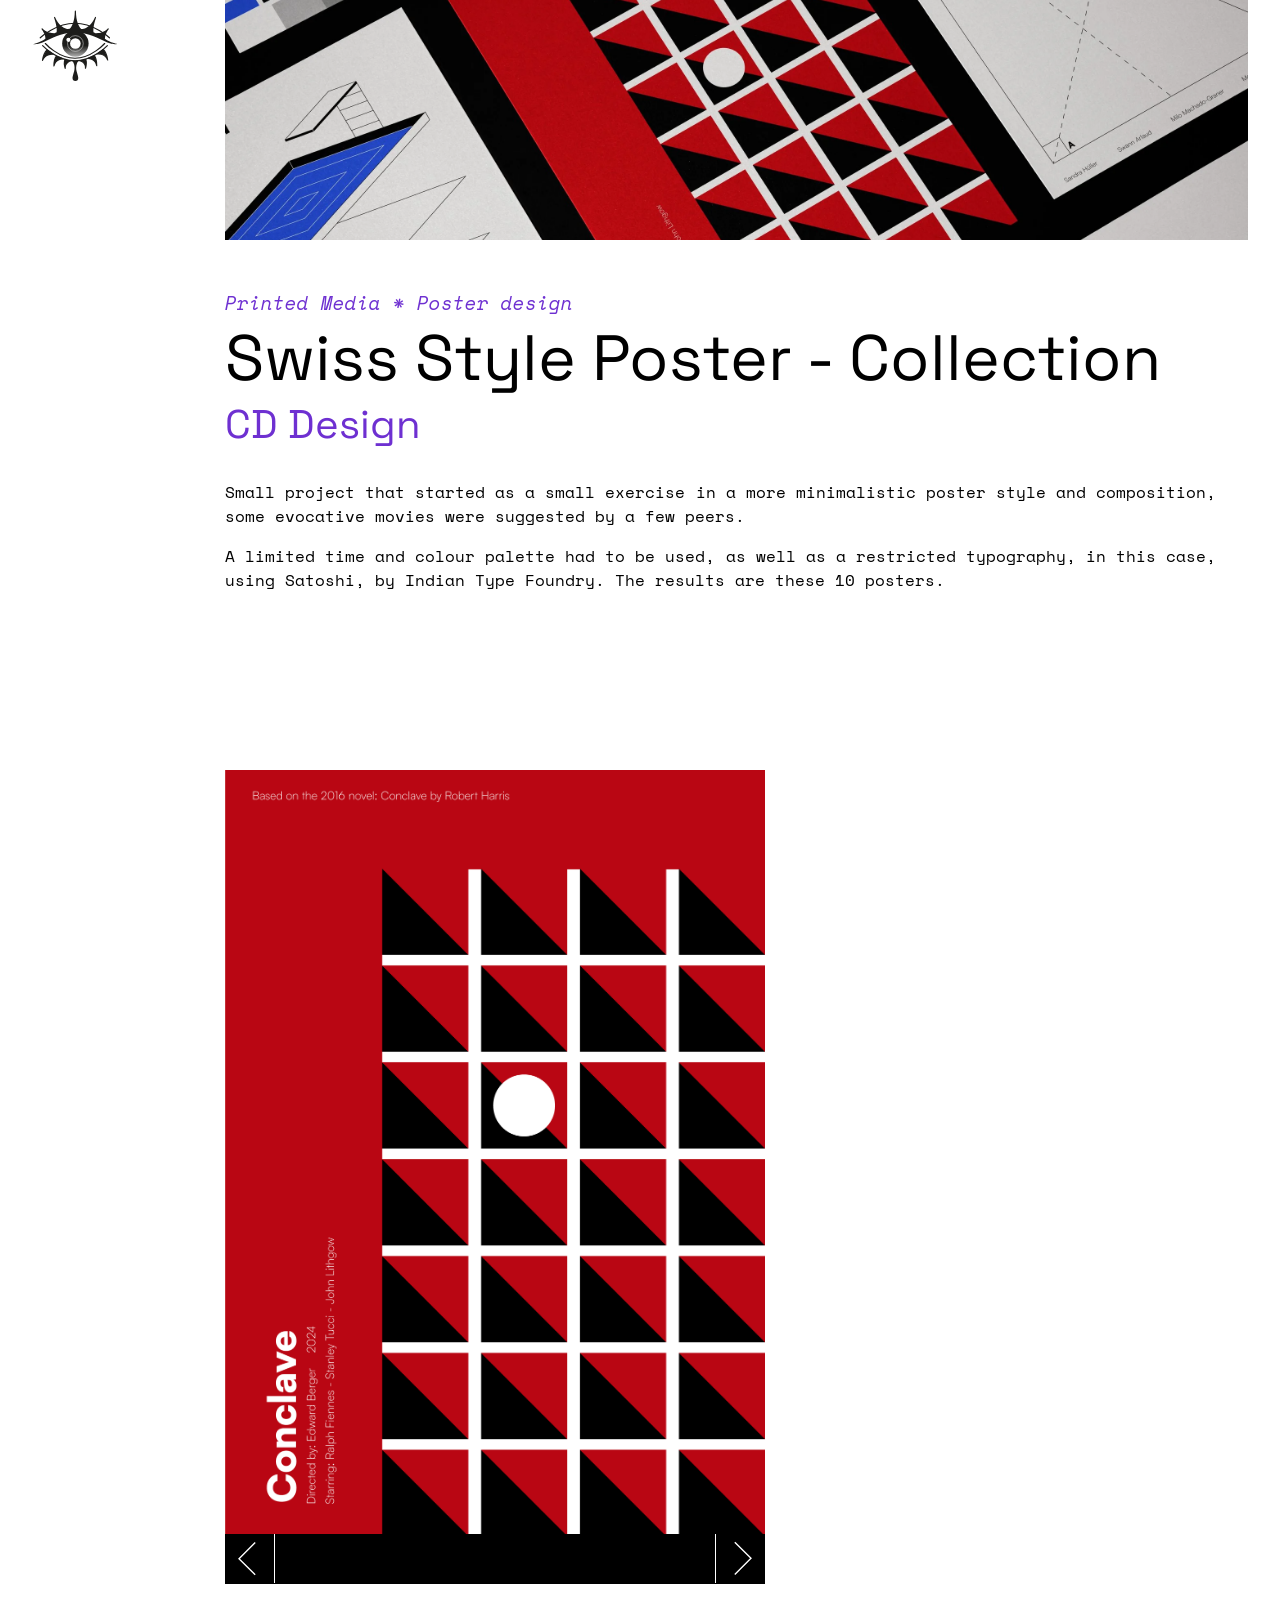
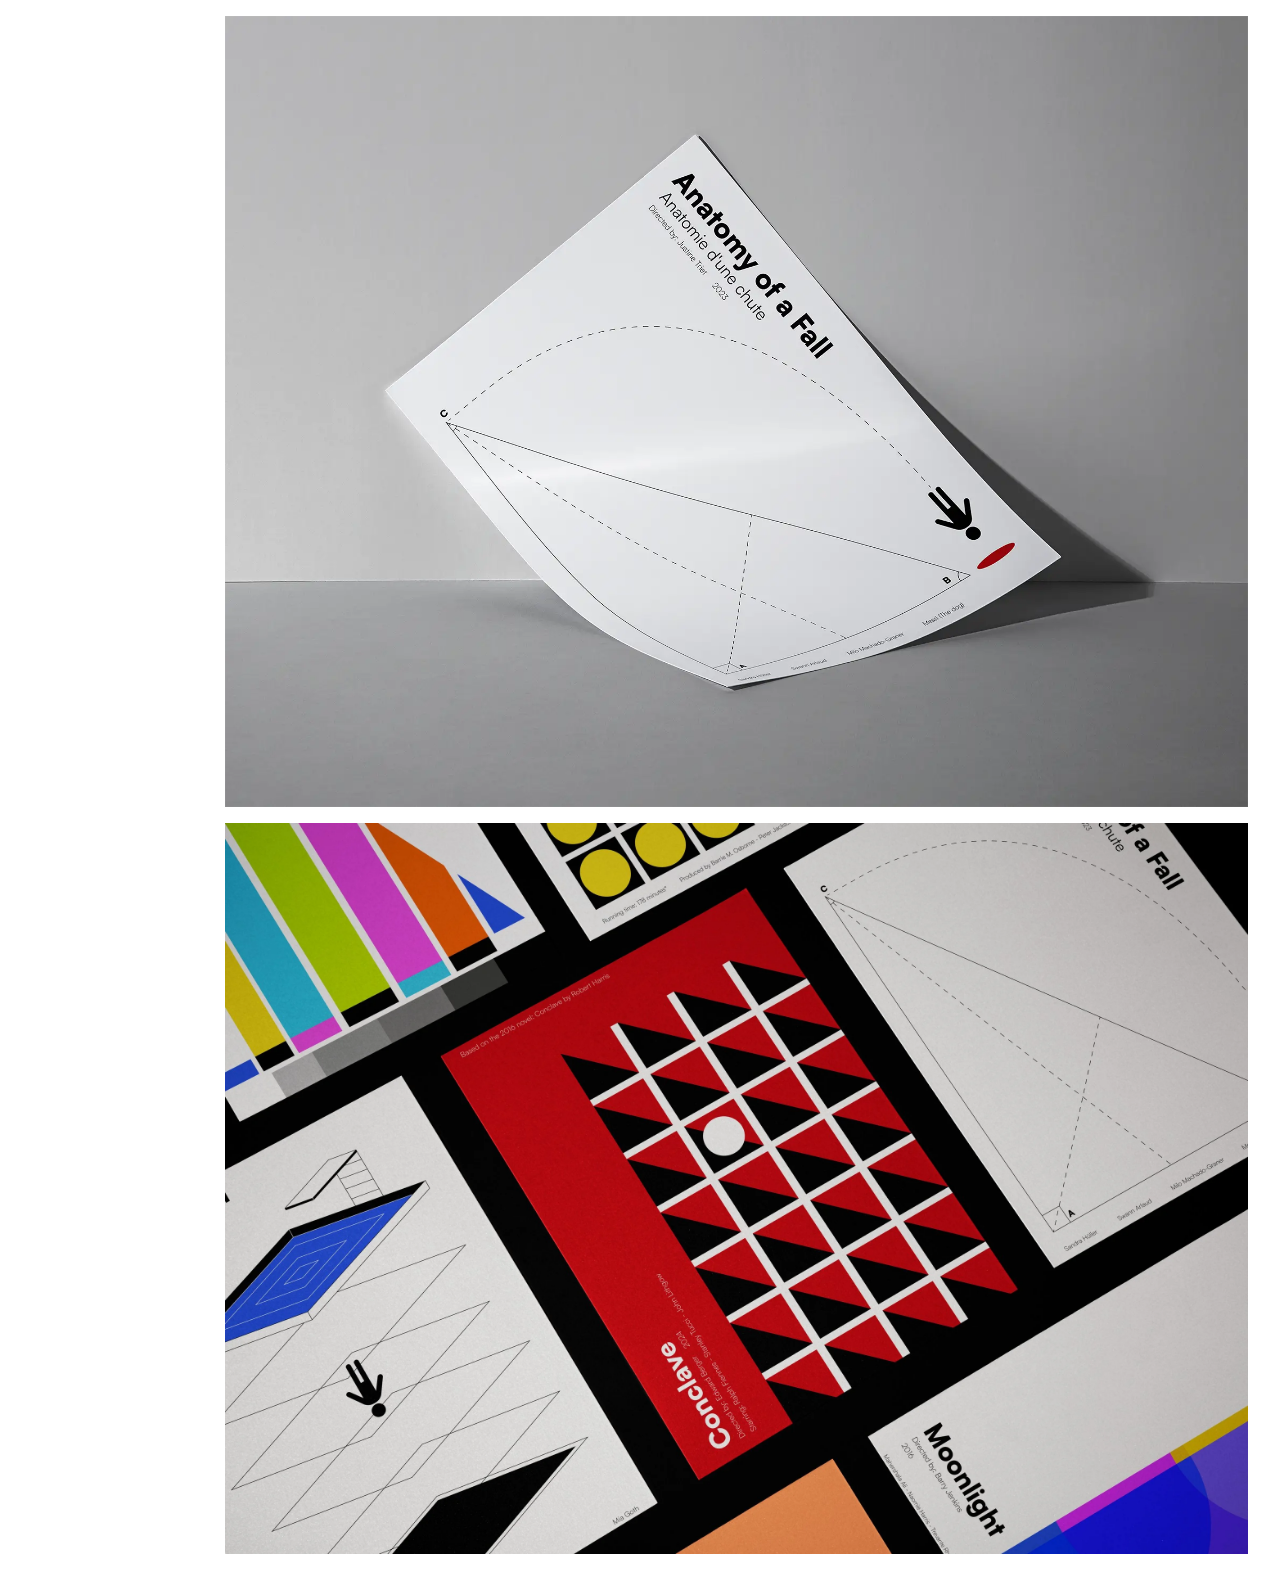
<file: project-suiss-style-poster-collection.html>
<!DOCTYPE html>
<html lang="en">

<head>
    <meta charset="UTF-8">
    <meta name="viewport" content="width=device-width, initial-scale=1.0">
    <title>Andrea PM Portfolio</title>

    <meta name="author" content="Andrea PM">
    <meta name="keywords" content="Graphic Design, Portfolio, Branding, Illustration, Printed Media, Packaging">
    <meta name="description"
        content="Graphic design porfolio by Andrea PM. Designer specialized in branding and illustration">

    <!-- Enlaces a CSS y JS -->
    <link rel="stylesheet" href="css/index.css">
    <script src="js/index.js" defer></script>
    <script src="js/carrousel.js" defer></script>
    <!-- Enlace a favicon -->
    <link rel="icon" type="image/x-icon" href="assets/favicon.ico">

    <!-- Enlaces a tipografías-->
    <!-- Space Grotesk y Space Mono -->
    <link rel="preconnect" href="https://fonts.googleapis.com">
    <link rel="preconnect" href="https://fonts.gstatic.com" crossorigin>
    <link
        href="https://fonts.googleapis.com/css2?family=Space+Grotesk:wght@300..700&family=Space+Mono:ital,wght@0,400;0,700;1,400;1,700&display=swap"
        rel="stylesheet">



</head>

<body>
    <!-- ////////////////////////////////////////////////////////////////////// -->
    <!-- ESTRUCTURA DEL DOCUMENTO project-suiss-style-poster-collection.html -->
    <!-- 
    - Main
        - Project
            - Project-columnWrapper
                - Project-column
                    - Project-header
                        - Project-span
                        - Project-h2
                        - Project-h3 
                    - Project-body
                        - Project-p
                 
                - Project-column 
                    - Project-carrousel
                        - Carrousel-wrapper
                            - Carrousel-img (xN)
                        - Carrousel-buttons
                            - Carrousel-button Carrousel-button left
                                - SVG
                            - Carrousel-button Carrousel-button right
                                - SVG
                 
            - Project-block Block (xN)
                - Block-img

    - Main-homeButton
    - Main-logo
     - Main-span


    - Header
            - Header-presentation
                - Header-logo
                - Header-h1
                - Header-role
                - Header-nav
                    - Tabs-ul
                        - Tabs-li (x3)
                            - Tabs-a (x3)
                - Header-rrss
                    - Rrss-ul
                        - Rrss-li Rs (x3)
                            - Rs-a (x3)
                                - Rs-img (x3)
            - Header-markers
                - Markers-ul (x3)
                    - Markers-li (x3)
                        - Markers-a (x3)
-->



    <!-- ////////////////////////////////////////////////////////////////////// -->


    <!-- SVG ICONS - SYMBOLS -->
    <!-- Definimos los símbolos de los iconos que usaremos en el archivo -->
    <svg xmlns="http://www.w3.org/2000/svg" style="display: none;">
        <symbol id="instagram" viewBox="0 0 30 30">
            <path
                d="M 9.9980469 3 C 6.1390469 3 3 6.1419531 3 10.001953 L 3 20.001953 C 3 23.860953 6.1419531 27 10.001953 27 L 20.001953 27 C 23.860953 27 27 23.858047 27 19.998047 L 27 9.9980469 C 27 6.1390469 23.858047 3 19.998047 3 L 9.9980469 3 z M 22 7 C 22.552 7 23 7.448 23 8 C 23 8.552 22.552 9 22 9 C 21.448 9 21 8.552 21 8 C 21 7.448 21.448 7 22 7 z M 15 9 C 18.309 9 21 11.691 21 15 C 21 18.309 18.309 21 15 21 C 11.691 21 9 18.309 9 15 C 9 11.691 11.691 9 15 9 z M 15 11 A 4 4 0 0 0 11 15 A 4 4 0 0 0 15 19 A 4 4 0 0 0 19 15 A 4 4 0 0 0 15 11 z" />
        </symbol>

        <symbol id="twitter" viewBox="0 0 50 50">
            <path
                d="M 11 4 C 7.134 4 4 7.134 4 11 L 4 39 C 4 42.866 7.134 46 11 46 L 39 46 C 42.866 46 46 42.866 46 39 L 46 11 C 46 7.134 42.866 4 39 4 L 11 4 z M 13.085938 13 L 21.023438 13 L 26.660156 21.009766 L 33.5 13 L 36 13 L 27.789062 22.613281 L 37.914062 37 L 29.978516 37 L 23.4375 27.707031 L 15.5 37 L 13 37 L 22.308594 26.103516 L 13.085938 13 z M 16.914062 15 L 31.021484 35 L 34.085938 35 L 19.978516 15 L 16.914062 15 z" />
        </symbol>

        <symbol id="carrd" viewBox="0 0 50 50">
            <path
                d="M 25 2 C 12.32 2 2 12.32 2 25 C 2 37.68 12.32 48 25 48 C 37.68 48 48 37.68 48 25 C 48 12.32 37.68 2 25 2 z M 14.523438 10.986328 C 14.688438 10.975078 14.854766 11.005078 15.009766 11.080078 L 27.970703 17.169922 C 27.970703 17.179922 27.980469 17.179688 27.980469 17.179688 L 34.970703 13.689453 C 35.280703 13.539453 35.639453 13.550234 35.939453 13.740234 C 36.229453 13.920234 36.410156 14.239844 36.410156 14.589844 L 36.410156 32.080078 C 36.410156 32.450078 36.199375 32.800703 35.859375 32.970703 L 21.980469 39.910156 C 21.830469 39.980156 21.679297 40.019531 21.529297 40.019531 C 21.349297 40.019531 21.16 39.969141 21 39.869141 C 20.71 39.689141 20.529297 39.359531 20.529297 39.019531 L 20.529297 33.240234 L 14.160156 30.240234 C 13.810156 30.080234 13.589844 29.729844 13.589844 29.339844 L 13.589844 11.980469 C 13.589844 11.640469 13.760781 11.320625 14.050781 11.140625 C 14.195781 11.050625 14.358437 10.997578 14.523438 10.986328 z M 15.589844 13.560547 L 15.589844 28.699219 L 20.529297 31.029297 L 20.529297 29.080078 L 17.169922 27.679688 C 16.659922 27.469687 16.410859 26.890859 16.630859 26.380859 C 16.840859 25.870859 17.419687 25.629844 17.929688 25.839844 L 20.529297 26.910156 L 20.529297 24.740234 L 17.169922 23.339844 C 16.659922 23.129844 16.410859 22.549063 16.630859 22.039062 C 16.840859 21.529062 17.419687 21.29 17.929688 21.5 L 20.529297 22.570312 L 20.529297 21.529297 C 20.529297 21.149297 20.740078 20.800859 21.080078 20.630859 L 17.169922 19 C 16.659922 18.79 16.410859 18.209219 16.630859 17.699219 C 16.840859 17.189219 17.419687 16.950156 17.929688 17.160156 L 23.460938 19.449219 L 25.710938 18.320312 L 15.589844 13.560547 z M 34.410156 16.199219 L 22.529297 22.150391 L 22.529297 37.400391 L 34.410156 31.460938 L 34.410156 16.199219 z M 32.123047 19.544922 C 32.512578 19.518672 32.900078 19.722344 33.080078 20.089844 C 33.330078 20.589844 33.130625 21.189688 32.640625 21.429688 L 25.390625 25.050781 C 25.240625 25.130781 25.089453 25.160156 24.939453 25.160156 C 24.569453 25.160156 24.220781 24.959375 24.050781 24.609375 C 23.800781 24.109375 24.000234 23.509531 24.490234 23.269531 L 31.740234 19.650391 C 31.862734 19.587891 31.993203 19.553672 32.123047 19.544922 z M 32.123047 23.884766 C 32.512578 23.858516 32.900078 24.062188 33.080078 24.429688 C 33.330078 24.929688 33.130625 25.529531 32.640625 25.769531 L 25.390625 29.390625 C 25.240625 29.470625 25.089453 29.5 24.939453 29.5 C 24.569453 29.5 24.220781 29.299219 24.050781 28.949219 C 23.800781 28.449219 24.000234 27.849375 24.490234 27.609375 L 31.740234 23.990234 C 31.862734 23.927734 31.993203 23.893516 32.123047 23.884766 z M 32.123047 28.224609 C 32.512578 28.198359 32.900078 28.402031 33.080078 28.769531 C 33.330078 29.269531 33.130625 29.869375 32.640625 30.109375 L 25.390625 33.730469 C 25.240625 33.810469 25.089453 33.839844 24.939453 33.839844 C 24.569453 33.839844 24.220781 33.639062 24.050781 33.289062 C 23.800781 32.789062 24.000234 32.189219 24.490234 31.949219 L 31.740234 28.330078 C 31.862734 28.267578 31.993203 28.233359 32.123047 28.224609 z" />
        </symbol>


    </svg>



    <!-- Contenido general de la página - Menú principal -->
    <Main class="Main">

        <!-- PROYECTO INDIVIDUAL V1-->
        <div class="Main-content Project">

            <div class="Project-block Banner">
                <img class="Block-img" src="assets/03_Swiss_style_poster_collection/mockups1.webp" alt="banner posters"
                    loading="lazy">
            </div>

            <div class="Project-columnWrapper">
                <div class="Project-column">
                    <header class="Project-header">
                        <span class="Project-span">Printed Media * Poster design</span>
                        <h2 class="Project-h2"> Swiss Style Poster - Collection</h2>
                        <h3 class="Project-h3 purpleFont">CD Design</h3>
                    </header>
                    <div class="Project-body">
                        <p class="Project-p">
                            Small project that started as a small exercise in a more minimalistic poster style and
                            composition, some evocative movies were suggested by a few peers.
                        </p>

                        <p class="Project-p">
                            A limited time and colour palette had to be used, as well as a restricted typography, in
                            this case, using Satoshi, by Indian Type Foundry.

                            The results are these 10 posters.
                        </p>
                    </div>

                </div>

                <div class="Project-column ">
                    <div class="Project-carrousel Carrousel">
                        <div class="Carrousel-wrapper">
                            <picture>
                                <source media="(min-width: 1000px)" srcset="assets/03_Swiss_style_poster_collection/poster1.webp" type="image/webp">
                                <img class="Carrousel-img" src="assets/03_Swiss_style_poster_collection/poster1.webp"
                                    alt=" poster ">
                            </picture>

                            <picture>
                                <source media="(min-width: 1000px)" srcset="assets/03_Swiss_style_poster_collection/poster2.webp" type="image/webp">
                                <img class="Carrousel-img" src="assets/03_Swiss_style_poster_collection/poster2.webp"
                                    alt="poster" loading="lazy">
                            </picture>

                            <picture>
                                <source media="(min-width: 1000px)" srcset="assets/03_Swiss_style_poster_collection/poster3.webp" type="image/webp">
                                <img class="Carrousel-img" src="assets/03_Swiss_style_poster_collection/poster3.webp"
                                    alt="poster " loading="lazy">
                            </picture>

                            <picture>
                                <source media="(min-width: 1000px)" srcset="assets/03_Swiss_style_poster_collection/poster4.webp" type="image/webp">
                                <img class="Carrousel-img" src="assets/03_Swiss_style_poster_collection/poster4.webp"
                                    alt="poster " loading="lazy">
                            </picture>

                            <picture>
                                <source media="(min-width: 1000px)" srcset="assets/03_Swiss_style_poster_collection/poster5.webp" type="image/webp">
                                <img class="Carrousel-img" src="assets/03_Swiss_style_poster_collection/poster5.webp"
                                    alt="poster" loading="lazy">
                            </picture>

                            <picture>
                                <source media="(min-width: 1000px)" srcset="assets/03_Swiss_style_poster_collection/poster6.webp" type="image/webp">
                                <img class="Carrousel-img" src="assets/03_Swiss_style_poster_collection/poster6.webp"
                                    alt="poster" loading="lazy">
                            </picture>

                            <picture>
                                <source media="(min-width: 1000px)" srcset="assets/03_Swiss_style_poster_collection/poster7.webp" type="image/webp">
                                <img class="Carrousel-img" src="assets/03_Swiss_style_poster_collection/poster7.webp"
                                    alt="poster" loading="lazy">
                            </picture>

                            <picture>
                                <source media="(min-width: 1000px)" srcset="assets/03_Swiss_style_poster_collection/poster8.webp" type="image/webp">
                                <img class="Carrousel-img" src="assets/03_Swiss_style_poster_collection/poster8.webp"
                                    alt=" poster" loading="lazy">
                            </picture>

                            <picture>
                                <source media="(min-width: 1000px)" srcset="assets/03_Swiss_style_poster_collection/poster9.webp" type="image/webp">
                                <img class="Carrousel-img" src="assets/03_Swiss_style_poster_collection/poster9.webp"
                                    alt=" poster" loading="lazy">
                            </picture>

                            <picture>
                                <source media="(min-width: 1000px)" srcset="assets/03_Swiss_style_poster_collection/poster10.webp"
                                    type="image/webp">
                                <img class="Carrousel-img" src="assets/03_Swiss_style_poster_collection/poster10.webp"
                                    alt=" poster anatomy" loading="lazy">
                            </picture>

                        </div>
                        <div class="Carrousel-buttons ">
                            <!-- SVG para cada flecha, copiado el código directamente para poderlo modificar de manera más sencilla -->
                            <div class="Carrousel-button Carrousel-button--left"><svg class="Carrousel-buttonArrow"
                                    id="Layer_1" data-name="Layer 1" xmlns="http://www.w3.org/2000/svg"
                                    viewBox="0 0 500 500">
                                    <defs>
                                        <style>
                                            .cls-1 {
                                                fill: none;
                                                stroke: #fff;
                                                stroke-miterlimit: 10;
                                                stroke-width: 20px;
                                            }
                                        </style>
                                    </defs>
                                    <polyline class="cls-1" points="333.18 488.34 97.14 252.3 333.18 16.26" />
                                </svg></div>

                            <div class="Carrousel-button Carrousel-button--right"><svg class="Carrousel-buttonArrow"
                                    id="Layer_2" data-name="Layer 1" xmlns="http://www.w3.org/2000/svg"
                                    viewBox="0 0 500 500">
                                    <defs>
                                        <style>
                                            .cls-1 {
                                                fill: none;
                                                stroke: #fff;
                                                stroke-miterlimit: 10;
                                                stroke-width: 20px;
                                            }
                                        </style>
                                    </defs>
                                    <polyline class="cls-1" points="333.18 488.34 97.14 252.3 333.18 16.26" />
                                </svg></div>
                        </div>

                    </div>
                </div>
            </div>






            <div class="Project-block Block">
                <picture>
                    <source media="(min-width: 1000px)" srcset="assets/03_Swiss_style_poster_collection/mockup3.webp" type="image/webp">
                    <img class="Block-img" src="assets/03_Swiss_style_poster_collection/mockup3.webp"
                        alt="poster mockup" loading="lazy">
                </picture>

            </div>

            <div class="Project-block Block">
                <picture>
                    <source media="(min-width: 1000px)" srcset="assets/03_Swiss_style_poster_collection/mockups1.webp" type="image/webp">
                    <img class="Block-img" src="assets/03_Swiss_style_poster_collection/mockups1.webp"
                        alt="poster mockup" loading="lazy">
                </picture>
            </div>


        </div>



    </Main>



    <!-- HOME BUTTON-->
    <!-- El Home button es igual en todas las páginas de la web. Al clicar en éste se activa el JS, haciendo que el Header con el navegador aparezca por el lado izquierdo en formatos grandes, y en dispositivos pequeños, que aparezca por la parte de arriba-->
    <!-- Al clicar de nuevo en el ojo el header se esconde -->
    <div class="Main-homeButton homeButton isActive">
        <img src="assets/logo-ojo.svg" alt="logoweb" class="Main-logo eyeBlink" loading="lazy">
    </div>


    <!-- HEADER -->
    <!-- El header al clicarse el botón de HOME aparece superpuesto sobre el MAIN, permitiendo navegar entre las diferentes páginas de la web -->
    <!-- Contiene el H1, el navegador, las redes sociales y un par de pestañas laterales que indican en que parte de la web uno se encuentra, además de otros enlaces personales para mayor información y proyectos.  -->
    <Header class="Main-header Header  notActive">
        <div class="Header-presentation Presentation">
            <img class="Main-logo Header-logo" src="assets/logo-ojo.svg" alt="logoweb" loading="lazy">

            <div class="Presentation-divider">
                <h1 class="Header-h1">Digital * Design</h1>
                <span class="Header-role">// Andrea Pallás Mateo // Brand design & Illustration //</span>

            </div>



            <div class="Header-wrapper">
                <nav class="Header-nav Tabs">
                    <ul class="Tabs-ul">
                        <li class="Tabs-li"><a title="Recent Projects" href="index.html" class="Tabs-a">Recent
                                Projects</a></li>
                        <li class="Tabs-li "><a title="Project Gallery" href="gallery.html"
                                class="Tabs-a isActive">Project Gallery</a></li>
                        <li class="Tabs-li"><a title="About and Contact" href="about.html" class="Tabs-a">About &
                                Contact</a></li>
                    </ul>
                </nav>


                <div class="Header-rrss Rrss">

                    <ul class="Rrss-ul">
                        <li class="Rrss-li Rs"><a title="instagram link" target="_blank" rel="noreferrer" class="Rs-a"
                                href="https://www.instagram.com/saturni_idae/">

                                <svg class="Rs-img" xmlns="http://www.w3.org/2000/svg" viewBox="0 0 30 30">
                                    <use href="#instagram"></use>
                                </svg>

                            </a></li>
                        <li class="Rrss-li Rs"><a title="twitter link" target="_blank" rel="noreferrer" class="Rs-a"
                                href="https://x.com/saturni_idae">
                                <svg class="Rs-img" xmlns="http://www.w3.org/2000/svg" viewBox="0 0 50 50">
                                    <use href="#twitter"></use>
                                </svg>

                            </a>
                        </li>
                        <li class="Rrss-li Rs"><a title="carrd link" target="_blank" rel="noreferrer" class="Rs-a"
                                href="https://saturni-idae.carrd.co/?utm_source=ig&utm_medium=social&utm_content=link_in_bio">
                                <svg class="Rs-img" xmlns="http://www.w3.org/2000/svg" viewBox="0 0 50 50">
                                    <use href="#carrd"></use>
                                </svg>
                            </a></li>
                    </ul>
                </div>


            </div>
        </div>

        <!-- Indicadores laterales de las páginas que se están visitando. Su objetivo es principalmente decorativo, reminiscente de una agenda o un cuaderno de notas con números de teléfono.
             Cada uno contiene un enlace a una página diferente de la web, además de un enlace externo a mi portafolio de ilustración -->
        <div class="Header-markers Markers">
            <ul class="Markers-ul">
                <!-- La clase isActive indica qué marcador está activado, indicando qué parte de la web se está visitando -->
                <li class="Markers-li "><a title="marker a" href="index.html" class="Markers-a">Aa</a></li>
                <li class="Markers-li isActive"><a title="marker b" href="gallery.html" class="Markers-a">Bb</a>
                </li>
                <li class="Markers-li"><a title="marker c" href="about.html" class="Markers-a">Cc</a></li>
            </ul>

            <ul class="Markers-ul">
                <li class="Markers-li"> <a title="mail" href="mailto:asanartworkshop@gmail.com"
                        class="Markers-a">asanartworkshop@gmail.com</a>
                </li>
            </ul>

            <ul class="Markers-ul">
                <li class="Markers-li"> <a title="illustration portfolio"
                        href="https://saturni-idae-illustration.carrd.co/" class="Markers-a" target="_blank"
                        rel="noreferrer">Illustration Portfolio</a> </li>
            </ul>
        </div>



    </Header>



</body>


</html>
</file>
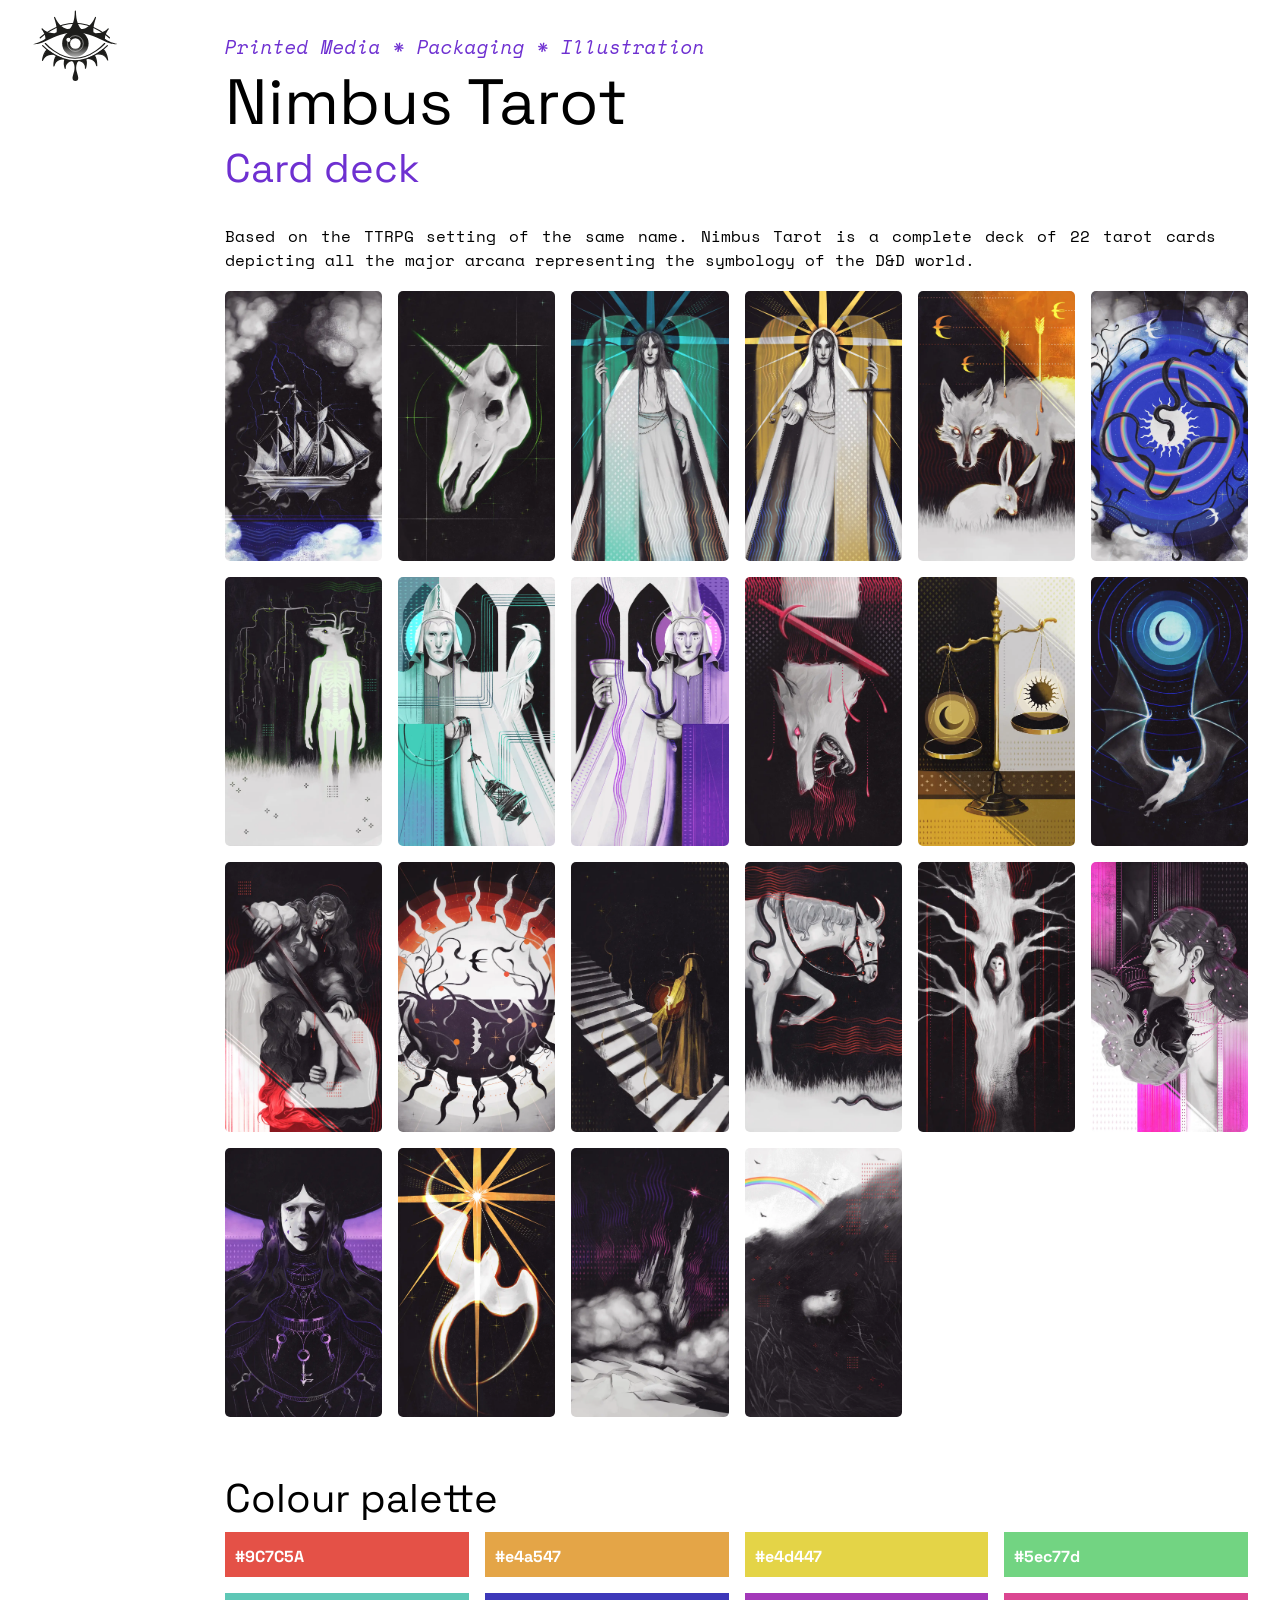
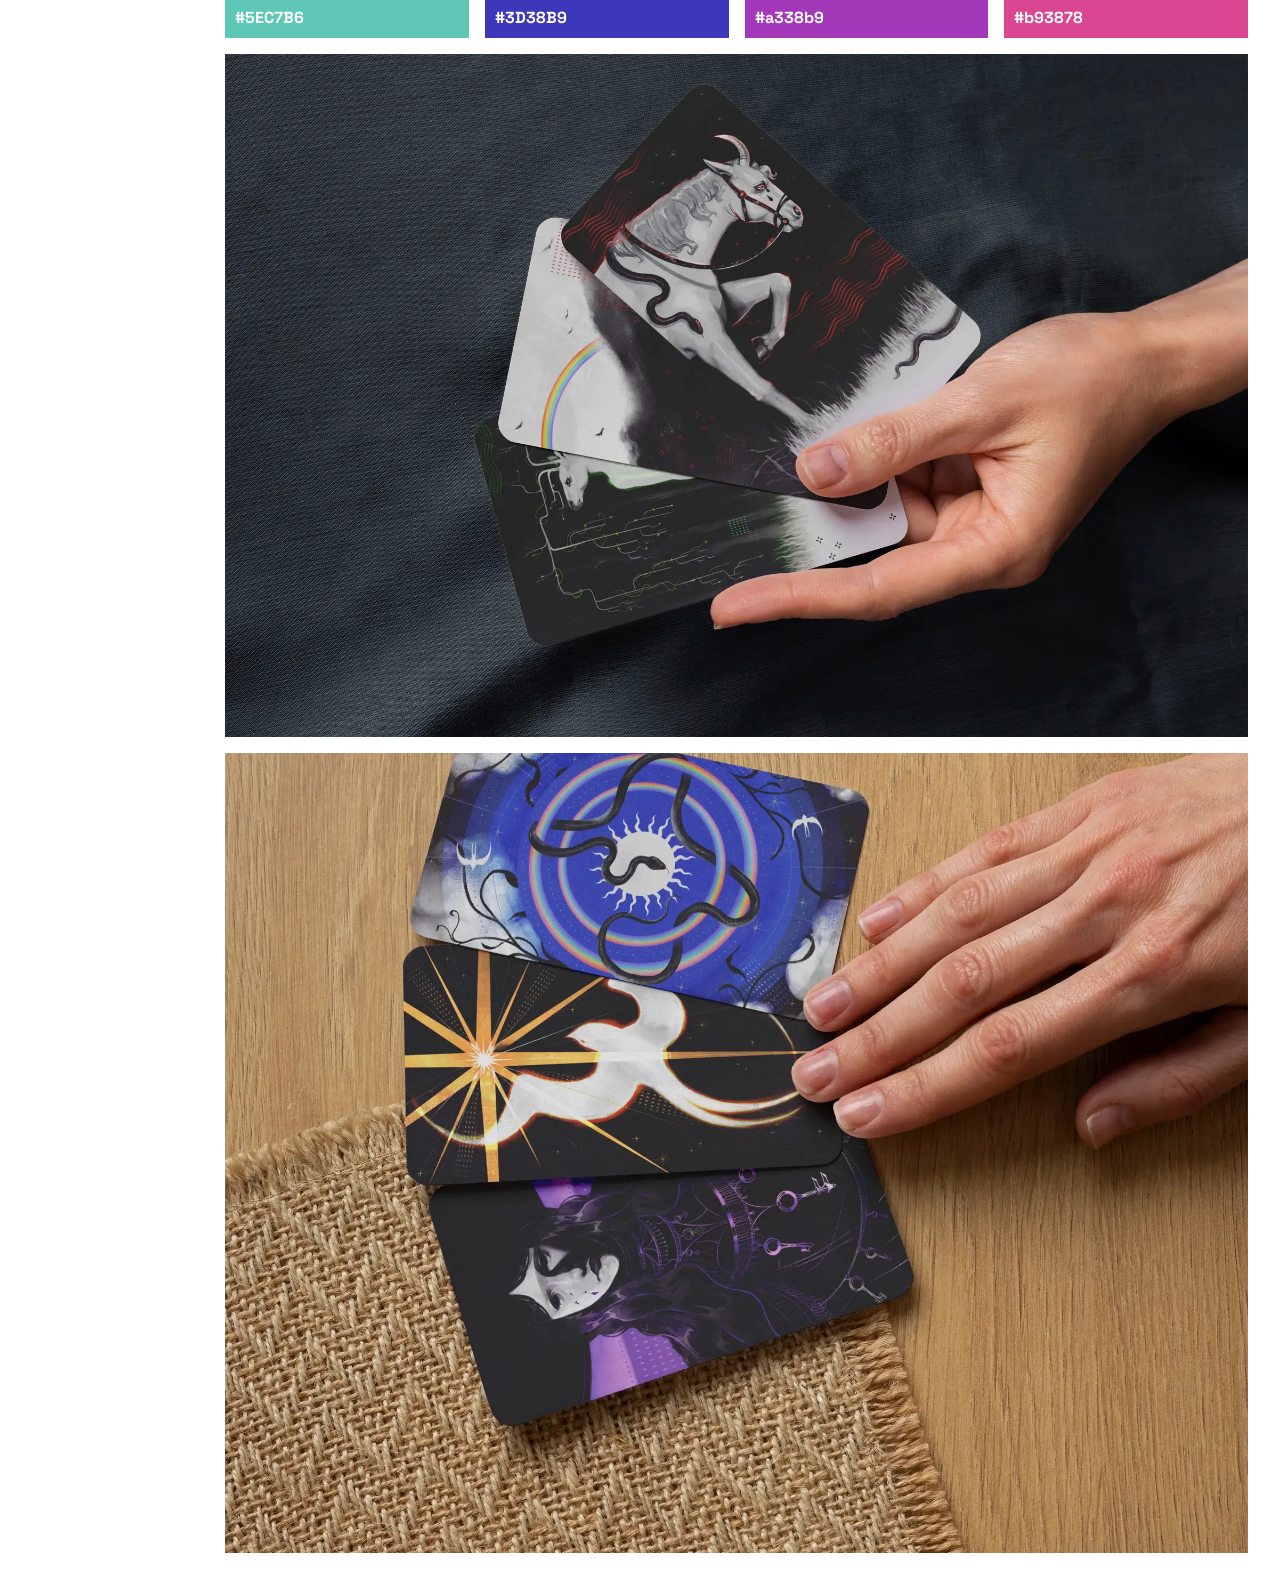
<file: project-tarot-nimbus.html>
<!DOCTYPE html>
<html lang="en">

<head>
    <meta charset="UTF-8">
    <meta name="viewport" content="width=device-width, initial-scale=1.0">
    <title>Andrea PM Portfolio</title>

    <meta name="author" content="Andrea PM">
    <meta name="keywords" content="Graphic Design, Portfolio, Branding, Illustration, Printed Media, Packaging">
    <meta name="description"
        content="Graphic design porfolio by Andrea PM. Designer specialized in branding and illustration">

    <!-- Enlaces a CSS y JS -->
    <link rel="stylesheet" href="css/index.css">
    <script src="js/index.js" defer></script>
    <script src="js/cardSelector.js" defer></script>
    <!-- Enlace a favicon -->
    <link rel="icon" type="image/x-icon" href="assets/favicon.ico">

    <!-- Enlaces a tipografías-->
    <!-- Space Grotesk y Space Mono -->
    <link rel="preconnect" href="https://fonts.googleapis.com">
    <link rel="preconnect" href="https://fonts.gstatic.com" crossorigin>
    <link
        href="https://fonts.googleapis.com/css2?family=Space+Grotesk:wght@300..700&family=Space+Mono:ital,wght@0,400;0,700;1,400;1,700&display=swap"
        rel="stylesheet">




</head>

<body>
    <!-- ////////////////////////////////////////////////////////////////////// -->
    <!-- ESTRUCTURA DEL DOCUMENTO project-tarot-nimbus.html -->
    <!-- 
    - Main
        - Project
            - Project-columnWrapper
                - Project-column
                    - Project-header
                        - Project-span
                        - Project-h2
                        - Project-h3 
                    - Project-body
                        - Project-p 
                        - Project-gallery usmall 
                            - Project-img card 
                           
                - Project-column cardViewer
                    - cardViewer-imgContainer cardViewer-front
                        - cardViewer-img front
                    - cardViewer-imgContainer cardViewer-back
                        - cardViewer-img back
            - Project-block Block (x3)
                - Project-h3
                    - Project-colours
                        - Project-colour Colour (x8)
                            - Colour-sample
                            - Colour-span
                - Block-img 
        
         - Main-homeButton
            - Main-logo
        - Main-span
    
     - Header
        - Header-presentation
            - Header-logo
            - Header-h1
            - Header-role
            - Header-nav
                - Tabs-ul
                    - Tabs-li (x3)
                        - Tabs-a (x3)
            - Header-rrss
                - Rrss-ul
                    - Rrss-li Rs (x3)
                        - Rs-a (x3)
                            - Rs-img (x3)
        - Header-markers
            - Markers-ul (x3)
                - Markers-li (x3)
                    - Markers-a (x3)             

     -->

    <!-- ////////////////////////////////////////////////////////////////////// -->


    <!-- SVG ICONS - SYMBOLS -->
    <!-- Definimos los símbolos de los iconos que usaremos en el archivo -->
    <svg xmlns="http://www.w3.org/2000/svg" style="display: none;">
        <symbol id="instagram" viewBox="0 0 30 30">
            <path
                d="M 9.9980469 3 C 6.1390469 3 3 6.1419531 3 10.001953 L 3 20.001953 C 3 23.860953 6.1419531 27 10.001953 27 L 20.001953 27 C 23.860953 27 27 23.858047 27 19.998047 L 27 9.9980469 C 27 6.1390469 23.858047 3 19.998047 3 L 9.9980469 3 z M 22 7 C 22.552 7 23 7.448 23 8 C 23 8.552 22.552 9 22 9 C 21.448 9 21 8.552 21 8 C 21 7.448 21.448 7 22 7 z M 15 9 C 18.309 9 21 11.691 21 15 C 21 18.309 18.309 21 15 21 C 11.691 21 9 18.309 9 15 C 9 11.691 11.691 9 15 9 z M 15 11 A 4 4 0 0 0 11 15 A 4 4 0 0 0 15 19 A 4 4 0 0 0 19 15 A 4 4 0 0 0 15 11 z" />
        </symbol>

        <symbol id="twitter" viewBox="0 0 50 50">
            <path
                d="M 11 4 C 7.134 4 4 7.134 4 11 L 4 39 C 4 42.866 7.134 46 11 46 L 39 46 C 42.866 46 46 42.866 46 39 L 46 11 C 46 7.134 42.866 4 39 4 L 11 4 z M 13.085938 13 L 21.023438 13 L 26.660156 21.009766 L 33.5 13 L 36 13 L 27.789062 22.613281 L 37.914062 37 L 29.978516 37 L 23.4375 27.707031 L 15.5 37 L 13 37 L 22.308594 26.103516 L 13.085938 13 z M 16.914062 15 L 31.021484 35 L 34.085938 35 L 19.978516 15 L 16.914062 15 z" />
        </symbol>

        <symbol id="carrd" viewBox="0 0 50 50">
            <path
                d="M 25 2 C 12.32 2 2 12.32 2 25 C 2 37.68 12.32 48 25 48 C 37.68 48 48 37.68 48 25 C 48 12.32 37.68 2 25 2 z M 14.523438 10.986328 C 14.688438 10.975078 14.854766 11.005078 15.009766 11.080078 L 27.970703 17.169922 C 27.970703 17.179922 27.980469 17.179688 27.980469 17.179688 L 34.970703 13.689453 C 35.280703 13.539453 35.639453 13.550234 35.939453 13.740234 C 36.229453 13.920234 36.410156 14.239844 36.410156 14.589844 L 36.410156 32.080078 C 36.410156 32.450078 36.199375 32.800703 35.859375 32.970703 L 21.980469 39.910156 C 21.830469 39.980156 21.679297 40.019531 21.529297 40.019531 C 21.349297 40.019531 21.16 39.969141 21 39.869141 C 20.71 39.689141 20.529297 39.359531 20.529297 39.019531 L 20.529297 33.240234 L 14.160156 30.240234 C 13.810156 30.080234 13.589844 29.729844 13.589844 29.339844 L 13.589844 11.980469 C 13.589844 11.640469 13.760781 11.320625 14.050781 11.140625 C 14.195781 11.050625 14.358437 10.997578 14.523438 10.986328 z M 15.589844 13.560547 L 15.589844 28.699219 L 20.529297 31.029297 L 20.529297 29.080078 L 17.169922 27.679688 C 16.659922 27.469687 16.410859 26.890859 16.630859 26.380859 C 16.840859 25.870859 17.419687 25.629844 17.929688 25.839844 L 20.529297 26.910156 L 20.529297 24.740234 L 17.169922 23.339844 C 16.659922 23.129844 16.410859 22.549063 16.630859 22.039062 C 16.840859 21.529062 17.419687 21.29 17.929688 21.5 L 20.529297 22.570312 L 20.529297 21.529297 C 20.529297 21.149297 20.740078 20.800859 21.080078 20.630859 L 17.169922 19 C 16.659922 18.79 16.410859 18.209219 16.630859 17.699219 C 16.840859 17.189219 17.419687 16.950156 17.929688 17.160156 L 23.460938 19.449219 L 25.710938 18.320312 L 15.589844 13.560547 z M 34.410156 16.199219 L 22.529297 22.150391 L 22.529297 37.400391 L 34.410156 31.460938 L 34.410156 16.199219 z M 32.123047 19.544922 C 32.512578 19.518672 32.900078 19.722344 33.080078 20.089844 C 33.330078 20.589844 33.130625 21.189688 32.640625 21.429688 L 25.390625 25.050781 C 25.240625 25.130781 25.089453 25.160156 24.939453 25.160156 C 24.569453 25.160156 24.220781 24.959375 24.050781 24.609375 C 23.800781 24.109375 24.000234 23.509531 24.490234 23.269531 L 31.740234 19.650391 C 31.862734 19.587891 31.993203 19.553672 32.123047 19.544922 z M 32.123047 23.884766 C 32.512578 23.858516 32.900078 24.062188 33.080078 24.429688 C 33.330078 24.929688 33.130625 25.529531 32.640625 25.769531 L 25.390625 29.390625 C 25.240625 29.470625 25.089453 29.5 24.939453 29.5 C 24.569453 29.5 24.220781 29.299219 24.050781 28.949219 C 23.800781 28.449219 24.000234 27.849375 24.490234 27.609375 L 31.740234 23.990234 C 31.862734 23.927734 31.993203 23.893516 32.123047 23.884766 z M 32.123047 28.224609 C 32.512578 28.198359 32.900078 28.402031 33.080078 28.769531 C 33.330078 29.269531 33.130625 29.869375 32.640625 30.109375 L 25.390625 33.730469 C 25.240625 33.810469 25.089453 33.839844 24.939453 33.839844 C 24.569453 33.839844 24.220781 33.639062 24.050781 33.289062 C 23.800781 32.789062 24.000234 32.189219 24.490234 31.949219 L 31.740234 28.330078 C 31.862734 28.267578 31.993203 28.233359 32.123047 28.224609 z" />
        </symbol>


    </svg>


    <!-- Contenido general de la página  -->
    <Main class="Main">

        <!-- PROYECTO INDIVIDUAL -->
        <div class="Main-content Project">

            <div class="Project-columnWrapper">
                <div class="Project-column">
                    <header class="Project-header">
                        <span class="Project-span">Printed Media * Packaging * Illustration</span>
                        <h2 class="Project-h2"> Nimbus Tarot</h2>
                        <h3 class="Project-h3 purpleFont">Card deck</h3>
                    </header>

                    <div class="Project-body">
                        <p class="Project-p">Based on the TTRPG setting of the same name. Nimbus Tarot is a complete
                            deck of 22 tarot cards depicting all the major arcana representing the symbology of the D&D
                            world.</p>

                        <div class="Project-gallery--usmall">

                            <picture>
                                <source media="(min-width: 1000px)" srcset="assets/01_nimbus_tarot/Chariot.webp"
                                    type="image/webp">
                                <img class="Project-img card isActive" src="assets/01_nimbus_tarot/Chariot.webp"
                                    data-front="assets/01_nimbus_tarot/Chariot.webp" alt="Gallery preview"
                                    loading="lazy">
                            </picture>

                            <picture>
                                <source media="(min-width: 1000px)" srcset="assets/01_nimbus_tarot/Death.webp"
                                    type="image/webp">
                                <img class="Project-img card" src="assets/01_nimbus_tarot/Death.webp"
                                    data-front="assets/01_nimbus_tarot/Death.webp" alt="Gallery preview" loading="lazy">
                            </picture>

                            <picture>
                                <source media="(min-width: 1000px)" srcset="assets/01_nimbus_tarot/Emperor.webp"
                                    type="image/webp">
                                <img class="Project-img card" src="assets/01_nimbus_tarot/Emperor.webp"
                                    data-front="assets/01_nimbus_tarot/Emperor.webp" alt="Gallery preview"
                                    loading="lazy">
                            </picture>

                            <picture>
                                <source media="(min-width: 1000px)" srcset="assets/01_nimbus_tarot/Empress.webp"
                                    type="image/webp">
                                <img class="Project-img card" src="assets/01_nimbus_tarot/Empress.webp"
                                    data-front="assets/01_nimbus_tarot/Empress.webp" alt="Gallery preview"
                                    loading="lazy">
                            </picture>

                            <picture>
                                <source media="(min-width: 1000px)" srcset="assets/01_nimbus_tarot/Fool.webp"
                                    type="image/webp">
                                <img class="Project-img card" src="assets/01_nimbus_tarot/Fool.webp"
                                    alt="Gallery preview" data-front="assets/01_nimbus_tarot/Fool.webp" loading="lazy">
                            </picture>

                            <picture>
                                <source media="(min-width: 1000px)" srcset="assets/01_nimbus_tarot/Fortune.webp"
                                    type="image/webp">
                                <img class="Project-img card" src="assets/01_nimbus_tarot/Fortune.webp"
                                    data-front="assets/01_nimbus_tarot/Fortune.webp" alt="Gallery preview"
                                    loading="lazy">
                            </picture>
                            <picture>
                                <source media="(min-width: 1000px)" srcset="assets/01_nimbus_tarot/Hermit.webp"
                                    type="image/webp">
                                <img class="Project-img card" src="assets/01_nimbus_tarot/Hermit.webp"
                                    alt="Gallery preview" data-front="assets/01_nimbus_tarot/Hermit.webp"
                                    loading="lazy">
                            </picture>

                            <picture>
                                <source media="(min-width: 1000px)" srcset="assets/01_nimbus_tarot/Hiero.webp"
                                    type="image/webp">
                                <img class="Project-img card" src="assets/01_nimbus_tarot/Hiero.webp"
                                    alt="Gallery preview" data-front="assets/01_nimbus_tarot/Hiero.webp" loading="lazy">
                            </picture>

                            <picture>
                                <source media="(min-width: 1000px)" srcset="assets/01_nimbus_tarot/High_Priestess.webp"
                                    type="image/webp">
                                <img class="Project-img card" src="assets/01_nimbus_tarot/High_Priestess.webp"
                                    data-front="assets/01_nimbus_tarot/High_Priestess.webp" alt="Gallery preview"
                                    loading="lazy">
                            </picture>

                            <picture>
                                <source media="(min-width: 1000px)" srcset="assets/01_nimbus_tarot/Judgement_.webp"
                                    type="image/webp">
                                <img class="Project-img card" src="assets/01_nimbus_tarot/Judgement_.webp"
                                    data-front="assets/01_nimbus_tarot/Judgement_.webp" alt="Gallery preview"
                                    loading="lazy">
                            </picture>

                            <picture>
                                <source media="(min-width: 1000px)" srcset="assets/01_nimbus_tarot/Justice.webp"
                                    type="image/webp">
                                <img class="Project-img card" src="assets/01_nimbus_tarot/Justice.webp"
                                    data-front="assets/01_nimbus_tarot/Justice.webp" alt="Gallery preview"
                                    loading="lazy">
                            </picture>

                            <picture>
                                <source media="(min-width: 1000px)" srcset="assets/01_nimbus_tarot/Luna.webp"
                                    type="image/webp">
                                <img class="Project-img card" src="assets/01_nimbus_tarot/Luna.webp"
                                    alt="Gallery preview" data-front="assets/01_nimbus_tarot/Luna.webp" loading="lazy">
                            </picture>

                            <picture>
                                <source media="(min-width: 1000px)" srcset="assets/01_nimbus_tarot/Strength.webp"
                                    type="image/webp">
                                <img class="Project-img card" src="assets/01_nimbus_tarot/Strength.webp"
                                    data-front="assets/01_nimbus_tarot/Strength.webp" alt="Gallery preview"
                                    loading="lazy">
                            </picture>
                            <picture>
                                <source media="(min-width: 1000px)"
                                    srcset="assets/01_nimbus_tarot/Sun.webp" type="image/webp">
                                <img class="Project-img card" src="assets/01_nimbus_tarot/Sun.webp"
                                    data-front="assets/01_nimbus_tarot/Sun.webp" alt="Gallery preview"
                                    loading="lazy">
                            </picture>
                            <picture>
                                <source media="(min-width: 1000px)" srcset="assets/01_nimbus_tarot/Temperance.webp"
                                    type="image/webp">
                                <img class="Project-img card" src="assets/01_nimbus_tarot/Temperance.webp"
                                    data-front="assets/01_nimbus_tarot/Temperance.webp" alt="Gallery preview"
                                    loading="lazy">
                            </picture>

                            <picture>
                                <source media="(min-width: 1000px)" srcset="assets/01_nimbus_tarot/The_Devil_.webp"
                                    type="image/webp">
                                <img class="Project-img card" src="assets/01_nimbus_tarot/The_Devil_.webp"
                                    data-front="assets/01_nimbus_tarot/The_Devil_.webp" alt="Gallery preview"
                                    loading="lazy">
                            </picture>

                            <picture>
                                <source media="(min-width: 1000px)" srcset="assets/01_nimbus_tarot/The_Hanged_Man.webp"
                                    type="image/webp">
                                <img class="Project-img card" src="assets/01_nimbus_tarot/The_Hanged_Man.webp"
                                    data-front="assets/01_nimbus_tarot/The_Hanged_Man.webp" alt="Gallery preview"
                                    loading="lazy">
                            </picture>
                            <picture>
                                <source media="(min-width: 1000px)" srcset="assets/01_nimbus_tarot/The_Lovers.webp"
                                    type="image/webp">
                                <img class="Project-img card" src="assets/01_nimbus_tarot/The_Lovers.webp"
                                    data-front="assets/01_nimbus_tarot/The_Lovers.webp" alt="Gallery preview"
                                    loading="lazy">
                            </picture>

                            <picture>
                                <source media="(min-width: 1000px)" srcset="assets/01_nimbus_tarot/The_Magician.webp"
                                    type="image/webp">
                                <img class="Project-img card" src="assets/01_nimbus_tarot/The_Magician.webp"
                                    data-front="assets/01_nimbus_tarot/The_Magician.webp" alt="Gallery preview"
                                    loading="lazy">
                            </picture>
                            <picture>
                                <source media="(min-width: 1000px)" srcset="assets/01_nimbus_tarot/The_Star.webp"
                                    type="image/webp">
                                <img class="Project-img card" src="assets/01_nimbus_tarot/The_Star.webp"
                                    data-front="assets/01_nimbus_tarot/The_Star.webp" alt="Gallery preview"
                                    loading="lazy">
                            </picture>

                            <picture>
                                <source media="(min-width: 1000px)" srcset="assets/01_nimbus_tarot/The_Tower.webp"
                                    type="image/webp">
                                <img class="Project-img card" src="assets/01_nimbus_tarot/The_Tower.webp"
                                    data-front="assets/01_nimbus_tarot/The_Tower.webp" alt="Gallery preview"
                                    loading="lazy">
                            </picture>
                            <picture>
                                <source media="(min-width: 1000px)" srcset="assets/01_nimbus_tarot/The_World.webp"
                                    type="image/webp">
                                <img class="Project-img card" src="assets/01_nimbus_tarot/The_World.webp"
                                    data-front="assets/01_nimbus_tarot/The_World.webp" alt="Gallery preview"
                                    loading="lazy">
                            </picture>
                        </div>



                    </div>

                </div>
                <div class="Project-column cardViewer">
                    <div class="cardViewer-imgContainer cardViewer-front">
                        <img src="assets/01_nimbus_tarot/Chariot.webp" alt="tarot front" class="cardViewer-img--front"
                            loading="lazy">
                    </div>
                    <div class="cardViewer-imgContainer cardViewer-back">
                        <img src="assets/01_nimbus_tarot/tarotBack.webp" alt="tarot back" class="cardViewer-img--back"
                            loading="lazy">
                    </div>

                </div>

            </div>

            <div class="Project-block Block">
                <h3 class="Project-h3">Colour palette</h3>
                <div class="Project-colours">
                    <div class="Project-colour Colour">
                        <div class="Colour-sample" style="background-color:#e45147 ;"></div>
                        <span class="Colour-span">#9C7C5A</span>
                    </div>

                    <div class="Project-colour Colour">
                        <div class="Colour-sample" style="background-color:#e4a547 ;"></div>
                        <span class="Colour-span">#e4a547</span>
                    </div>

                    <div class="Project-colour Colour">
                        <div class="Colour-sample" style="background-color:#e4d447 ;"></div>
                        <span class="Colour-span">#e4d447</span>
                    </div>

                    <div class="Project-colour Colour">
                        <div class="Colour-sample" style="background-color: #72d482;"></div>
                        <span class="Colour-span">#5ec77d</span>
                    </div>

                    <div class="Project-colour Colour">
                        <div class="Colour-sample" style="background-color: #5EC7B6;"></div>
                        <span class="Colour-span">#5EC7B6</span>
                    </div>

                    <div class="Project-colour Colour">
                        <div class="Colour-sample" style="background-color: #3D38B9;"></div>
                        <span class="Colour-span">#3D38B9</span>
                    </div>


                    <div class="Project-colour Colour">
                        <div class="Colour-sample" style="background-color: #a338b9;"></div>
                        <span class="Colour-span">#a338b9</span>
                    </div>

                    <div class="Project-colour Colour">
                        <div class="Colour-sample" style="background-color: #db4691;"></div>
                        <span class="Colour-span">#b93878</span>
                    </div>


                </div>
            </div>

            <div class="Project-block Block">
                   <picture>
                    <source media="(min-width: 1000px)" srcset="assets/01_nimbus_tarot/tarotMockup2.webp"
                        type="image/webp">
                    <img class="Block-img" src="assets/01_nimbus_tarot/tarotMockup2.webp"
                        alt="tarot mockup 2" loading="lazy">
                </picture>
            </div>



            <div class="Project-block Block">
                <picture>
                    <source media="(min-width: 1000px)" srcset="assets/01_nimbus_tarot/tarotMockup1.webp"
                        type="image/webp">
                    <img class="Block-img" src="assets/01_nimbus_tarot/tarotMockup1.webp"
                        alt="tarot mockup 1" loading="lazy">
                </picture>
            </div>


        </div>



    </Main>

    <!-- HOME BUTTON-->
    <!-- El Home button es igual en todas las páginas de la web. Al clicar en éste se activa el JS, haciendo que el Header con el navegador aparezca por el lado izquierdo en formatos grandes, y en dispositivos pequeños, que aparezca por la parte de arriba-->
    <!-- Al clicar de nuevo en el ojo el header se esconde -->
    <div class="Main-homeButton homeButton isActive">
        <img src="assets/logo-ojo.svg" alt="logoweb" class="Main-logo eyeBlink" loading="lazy">
    </div>


    <!-- HEADER -->
    <!-- El header al clicarse el botón de HOME aparece superpuesto sobre el MAIN, permitiendo navegar entre las diferentes páginas de la web -->
    <!-- Contiene el H1, el navegador, las redes sociales y un par de pestañas laterales que indican en que parte de la web uno se encuentra, además de otros enlaces personales para mayor información y proyectos.  -->

    <Header class="Main-header Header  notActive">
        <div class="Header-presentation Presentation">
            <img class="Main-logo Header-logo" src="assets/logo-ojo.svg" alt="logoweb" loading="lazy">

            <div class="Presentation-divider">
                <h1 class="Header-h1">Digital * Design</h1>
                <span class="Header-role">// Andrea Pallás Mateo // Brand design & Illustration //</span>

            </div>



            <div class="Header-wrapper">
                <nav class="Header-nav Tabs">
                    <ul class="Tabs-ul">
                        <li class="Tabs-li"><a title="Recent Projects" href="index.html" class="Tabs-a">Recent
                                Projects</a></li>
                        <li class="Tabs-li "><a title="Project Gallery" href="gallery.html"
                                class="Tabs-a isActive">Project Gallery</a></li>
                        <li class="Tabs-li"><a title="About and Contact" href="about.html" class="Tabs-a">About &
                                Contact</a></li>
                    </ul>
                </nav>


                <div class="Header-rrss Rrss">

                    <ul class="Rrss-ul">
                        <li class="Rrss-li Rs"><a title="instagram link" target="_blank" rel="noreferrer" class="Rs-a"
                                href="https://www.instagram.com/saturni_idae/">

                                <svg class="Rs-img" xmlns="http://www.w3.org/2000/svg" viewBox="0 0 30 30">
                                    <use href="#instagram"></use>
                                </svg>

                            </a></li>

                        <li class="Rrss-li Rs"><a title="twitter link" target="_blank" rel="noreferrer" class="Rs-a"
                                href="https://x.com/saturni_idae">
                                <svg class="Rs-img" xmlns="http://www.w3.org/2000/svg" viewBox="0 0 50 50">
                                    <use href="#twitter"></use>
                                </svg>

                            </a>
                        </li>

                        <li class="Rrss-li Rs"><a title="carrd link" target="_blank" rel="noreferrer" class="Rs-a"
                                href="https://saturni-idae.carrd.co/?utm_source=ig&utm_medium=social&utm_content=link_in_bio">
                                <svg class="Rs-img" xmlns="http://www.w3.org/2000/svg" viewBox="0 0 50 50">
                                    <use href="#carrd"></use>
                                </svg>
                            </a></li>
                    </ul>
                </div>



            </div>



        </div>

        <!-- Indicadores laterales de las páginas que se están visitando. Su objetivo es principalmente decorativo, reminiscente de una agenda o un cuaderno de notas con números de teléfono.
             Cada uno contiene un enlace a una página diferente de la web, además de un enlace externo a mi portafolio de ilustración -->
        <div class="Header-markers Markers">
            <ul class="Markers-ul">
                <!-- La clase isActive indica qué marcador está activado, indicando qué parte de la web se está visitando -->
                <li class="Markers-li "><a title="marker a" href="index.html" class="Markers-a">Aa</a></li>
                <li class="Markers-li isActive"><a title="marker b" href="gallery.html" class="Markers-a">Bb</a></li>
                <li class="Markers-li"><a title="marker c" href="about.html" class="Markers-a">Cc</a></li>
            </ul>

            <ul class="Markers-ul">
                <li class="Markers-li"> <a title="mail" href="mailto:asanartworkshop@gmail.com"
                        class="Markers-a">asanartworkshop@gmail.com</a>
                </li>
            </ul>

            <ul class="Markers-ul">
                <li class="Markers-li"> <a title="illustration portfolio"
                        href="https://saturni-idae-illustration.carrd.co/" class="Markers-a" target="_blank"
                        rel="noreferrer">Illustration Portfolio</a> </li>
            </ul>
        </div>



    </Header>


</body>


</html>
</file>
<file: css/index.css>
/* ///////////////////////////////////////////////////////*/
/* ESTRUCTURA DEL DOCUMENTO index.css */
/* 

- Normalizador general
- Custom Properties
   - Colores
    - Tipografía
    - Márgenes y paddings generales

- Normalizador específico   
- Scroll bar


GENERAL
- Main
    - Home logo - Header logo
    - Main Header
    - Main Content

- Recent Projects
- Project Gallery
 - Proyecto individual - Individual Project
     - Galerías por tamaños
     - Cartas / Tarjetas del proyecto
     - Bloques de contenido
     - Muestrario de colores de cada proyecto
     - Carrousel
- About Me

MEDIA QUERIES

UTILIDADES

*/
/* ///////////////////////////////////////////////////////*/

/* NORMALIZADOR general */
* {
    margin: 0;
    padding: 0;
    border: 0;
    box-sizing: border-box;
}


:root {
    font-size: 100%;
    font-family: system-ui, sans-serif;


    /* RESET PARA FORMULARIO */
    form,
    input,
    textarea,
    select,
    legend,
    fieldset,
    button {
        font-size: inherit;
        font-family: inherit;
        display: block;

    }



    /* CUSTOM PROPERTIES */
    /* Colores */

    /* Color principal-acento */
    --primary-colour-purple : rgb(110, 48, 209);

    /* Colores secundarios */
    --secondary-colour-black: rgb(0, 0, 0);
    --secondary-colour-white: white;
    --secondary-colour-grey: rgb(221, 221, 221);

    /* Colores de acento */
    --secondary-colour-yellow: rgb(255, 243, 135);

    /* Tipografía */
    /* Tipografía principal */
    --font-family-space-grotesk: "Space Grotesk",
    sans-serif;
    /* Tipografías secundarias */
    --font-family-space-mono: "Space Mono",
    sans-serif;
    --font-family-jacquard-12: "Jacquard 12",
    system-ui;
    --font-family-jacquard-24: "Jacquard 24",
    system-ui;


    /* Tamaños tipografías generales */
    /* Tamaño texto cuerpo */
    --font-size-body: 1em;

    /* Tamaño texto encabezado h1 */
    --font-size-heading: 5.2em;
    /* Tamaño texto encabezado h2 */
    --font-size-heading-h2: 4em;
    /* Tamaño texto encabezado h3 */
    --font-size-heading-h3: 2.5em;
    /* Tamaño texto encabezado h4 */
    --font-size-heading-h4: 2.2em;
    /* Tamaño texto encabezado h5 */
    --font-size-heading-h4: 2em;

    /* Tamaño texto span - Marcadores de tipo de proyecto (Branding, Packaging...) */
    --font-size-spanProjectType: 0.9em;

    /* Tamaño texto enlaces */
    --font-size-a: 1.2em;


    /* Márgenes y paddings generales */
    --spacing-section: 6rem;
    --spacing-page: 2rem;
    --spacing-column: 1rem;


}



/* NORMALIZADOR específico*/
h1,
h2,
h3,
h4,
h5,
h6,
strong,
em,
mark,
b,
u,
i,
a {
    font-size: inherit;
    font-weight: inherit;
    font-style: inherit;
    text-decoration: inherit;
    color: inherit;
    line-height: inherit;
}

img,
svg,
video {
    display: block;
    max-width: 100%;
    width: 100%;
    height: initial;
}

picture {
    width: 100%;
    height: 100%;
}

li {
    list-style: none;
}


mark {
    background-color: transparent;
}

/* ESCONDER SCROLL BAR */
html {
    scrollbar-width: none;
    -ms-overflow-style: none;
}

::-webkit-scrollbar {
    display: none;
}





/* GENERAL */

body {
    background-color: var(--secondary-colour-black);
    position: relative;
}



/* MAIN */

.Main {
    display: flex;
    flex-flow: row nowrap;

    overflow: hidden;
}


/* HOME LOGO - HEADER LOGO */
.Main-homeButton {
    width: 100px;
    position: fixed;
    top: 1px;
    left: 30px;
    z-index: 1;

}

/* Cuando está isActive el logo aparece en pantalla y puede ser clicado para acceder al header o desactivarlo */
.Main-homeButton .isActive {
    opacity: 1;
}

.Main-homeButton .notActive {
    opacity: 0;
}

.Main-logo {
    width: 10vh;
    transition: imageLoading 0.4s ease;
    animation: imageLoading 1s ease both;
}


.Clickeye {
    color: var(--primary-colour-purple);
    position: fixed;

    top: 3.5vh;
    left: 15vh;

    animation: shaking 0.2s ease infinite;
}

/* Animación que mueve el texto para avisar al visitante de la web que puede clicar en el ojo del logo */
@keyframes shaking {

    0% {
        transform: rotate(0deg);
    }

    25% {
        transform: rotate(2deg);
    }

    50% {
        transform: rotate(0deg);
    }

    75% {
        transform: rotate(-2deg);
    }

    100% {
        transform: rotate(0deg);
    }

}




/* MAIN HEADER*/
.Main-header {
    position: fixed;
    top: 0;


    min-width: 20vh;
    min-height: 100vh;

    display: flex;
    flex-flow: row nowrap;

    transition: transform 0.8s ease;

}

/* El header está desactivado al entrar a la web, solo se activa al clicar en el logo */
/* Al activarse se desplaza desde el borde de la web superponiéndose sobre el contenido principal */
.Main-header.notActive {
    transform: translateX(-300px);
}

.Main-header.isActive {
    transform: translateX(0px);
}



/* Divisor del header - Agrupa la presentación general de la web e información relevante */
.Header-presentation {
    background-color: var(--secondary-colour-white);
    width: 100%;
    min-height: 100%;

    display: flex;
    flex-flow: column nowrap;

    justify-content: space-between;
    align-items: center;
    border-right: 1px solid var(--secondary-colour-black);


    z-index: 1;
    position: relative;

}

/* Agrupación de info */
.Presentation-divider {
    writing-mode: vertical-rl;
    transform: rotate(180deg);
    text-align: center;
}

.Header-h1 {
    font-weight: 500;
    font-size: var(--font-size-heading);
    font-family: var(--font-family-space-grotesk);
    padding: 0.5rem;

}

/* Da formato al subtítulo de la web contenido en el header */
.Header-role {
    font-family: var(--font-family-space-grotesk);
    color: var(--primary-colour-purple);
    font-size: 1.3em;
}


/*  Divisor del header - Contiene el navegador a las otras partes principales de la web*/
.Header-wrapper {
    width: 100%;
    background-color: var(--secondary-colour-white);
}

/* Navegador del header, para ir a las otras páginas de la web */
.Header-nav {
    width: 100%;
    background-color: var(--secondary-colour-white);
}

/* Pestañas de las diferentes páginas */
.Tabs-ul {
    display: flex;
    flex-flow: column nowrap;
}

.Tabs-li {
    width: 100%;
    padding: 0.5rem 1rem;
    border-top: 1px solid var(--secondary-colour-black);

    display: flex;
    flex-flow: column nowrap;
    justify-content: center;
    align-items: center;
    transition: all 1s ease;
}

/* Al pasar el ratón por encima del tab éste cambia */
.Tabs-li:hover {
    background-color: var(--secondary-colour-grey);
}

.Tabs-a {
    font-family: var(--font-family-space-mono);
    font-size: 1.25em;
    transition: all 0.5s ease;
}

/* Al pasar el ratón por encima de los enlaces su formato cambia, De igual manera la clase isActive indica en qué página nos encontramos */
.Tabs-a:hover {
    color: var(--primary-colour-purple);
}

/* El formato del <a> será diferente si estamos en esa página */
.Tabs-a.isActive {
    color: var(--primary-colour-purple);
}


/* Redes sociales del Header */
.Rrss {
    border-top: 1px solid var(--secondary-colour-black);
    padding: .5125rem;
    transition: all 0.5s ease;
}

.Rrss-ul {
    display: flex;
    flex-flow: row nowrap;
    justify-content: space-around;
    gap: 1rem;
    padding: 0.2rem 0rem;
}

.Rs-img {
    min-height: 1.5rem;
    max-height: 1.5rem;
}



/* Marcadores decorativos del header. Marcan la página visitada y hyperlinks varios */
.Header-markers {
    margin-top: 1.25rem;
    margin-bottom: 1.25rem;

    display: flex;
    flex-flow: column nowrap;

    justify-content: space-between;
}

.Markers-ul {
    display: flex;
    flex-flow: column nowrap;
    gap: 0.3rem;
}

.Markers-li {
    background-color: var(--secondary-colour-grey);
    padding: .625rem .3125rem;

    width: 1rem;
    min-height: 4rem;
    color: var(--secondary-colour-grey);

    text-align: center;
    border-radius: 0px 3px 3px 0px;

    writing-mode: vertical-rl;

    transition: all 0.5s ease;
}

/* Los marcadores permanecen escondidos 
Cuando se pasa el mouse por encima estos crecen, mostrando el texto de los vínculos*/
.Markers-li:hover {
    width: 2rem;
    color: var(--secondary-colour-black);
}

/* Si el marcador está activado éste se muestra, cambiando de formato */
.Markers-li.isActive {
    background-color: var(--primary-colour-purple);
    width: 2rem;
    color: var(--secondary-colour-white);
}

.Markers-a {
    font-family: var(--font-family-space-grotesk);
    font-size: var(--font-size-a);
}








/* MAIN CONTENT*/
/* Título de la página en la que nos encontramos */
.Main-h2 {
    color: var(--primary-colour-purple);
    font-family: var(--font-family-space-grotesk);
    font-weight: 500;
    font-size: var(--font-size-heading-h2);
    writing-mode: vertical-rl;
    transform: rotate(180deg);

    position: fixed;
    left: 0.3em;
    bottom: 0;
    margin-bottom: 2vh;
}



/* RECENT PROJECTS */
/* Proyectos recientes mostrados */
/* éstos son visualizados en pantalla completa, gracias al scroll snap nos aseguramos que se ajusten por completo a la view
Para facilitar la navegación en pantallas más pequeñas el scroll-snap-type cambia */
.recentProjects {
    scrollbar-width: none;
    -ms-overflow-style: none;
    height: 100vh;

    background-color: var(--secondary-colour-white);
    display: flex;
    flex-flow: column nowrap;

    overflow-y: scroll;
    scroll-snap-type: y mandatory;
    scroll-behavior: smooth;
}


.recentProjects-project {
    min-height: 100vh;
    padding-left: 25vh;


    display: flex;
    flex-flow: row nowrap;

    scroll-snap-align: start;
    overflow: hidden;


    animation: flow-left 1.5s ease 1;
}


.recentProjects-images {
    overflow: hidden;
}

img.recentProjects-preview {
    object-fit: cover;
    width: 100%;
    height: 100%;
    transition: transform .5s ease;
    animation: flow-left 1.5s ease 1;

}

/* Cuando pasamos el mouse por encima de la imagen del proyecto reciente, esta aumenta de tamaño */
.recentProjects-preview:hover {
    transform: scale(1.1);
}

.recentProjects-info {
    padding: 10px 30px 50px;
    max-width: 30%;
    min-height: 50%;

    display: flex;
    flex-flow: column nowrap;
    justify-content: end;


}


/* Estilos de cada proyecto reciente */

.recentProjects-number {
    font-size: 15em;
    color: var(--primary-colour-purple);
    font-family: var(--font-family-space-grotesk);
    animation: flow-left 1s ease 1;
}

.recentProjects-h3 {
    color: var(--secondary-colour-black);
    font-family: var(--font-family-space-grotesk);
    font-weight: 700;
    font-size: var(--font-size-heading-h3);

    transition: color 0.3s ease;
    animation: flow-left 1.5s ease 1;

    margin-bottom: 15px;
}

.recentProjects-h3:hover {
    color: var(--primary-colour-purple);
}

.recentProjects-span {
    color: var(--primary-colour-purple);
    font-family: var(--font-family-space-mono);
    font-size: var(--font-size-spanProjectType);
    margin-bottom: 0.5rem;
    text-align: right;
    font-style: italic;
    animation: flow-left 1.5s ease 1;

}

.recentProjects-p {
    color: var(--secondary-colour-black);
    font-family: var(--font-family-space-mono);
    font-size: var(--font-size-body);
    text-align: justify;
    animation: flow-left 1.5s ease 1;
}

/* Animación general de los elementos del proyecto reciente mostrado */
@keyframes flow-left {
    0% {

        transform: translateX(-50px);
    }

    100% {

        transform: translateX(0px);
    }
}



/* PROJECT GALLERY */
/* Galería de todos los proyectos */
.projectGallery {
    padding-left: 25vh;

    background-color: var(--secondary-colour-white);
    width: 100%;
    min-height: 100vh;

    display: flex;
    flex-flow: row nowrap;

    justify-content: end;

    gap: 3rem;
    padding-top: 5vh;
    padding-bottom: 5vh;


}


/* navegador de contenido de la galería de proyectos */
.GalleryNav {
    position: fixed;
    top: 5vh;
    left: 20vh;
}

.GalleryNav-ul {
    width: 40vh;
}

.GalleryNav-li {
    color: var(--secondary-colour-black);
    font-family: var(--font-family-space-mono);
    font-size: 1.3em;
    font-variant: small-caps;

    padding: 0.6rem;
    border-bottom: 1px solid var(--secondary-colour-black);

    transition: all 0.5s ease;
}

/* Cuando pasamos el ratón por encima de la categoría del menú, ésta cambia de formato*/
.GalleryNav-li:hover {
    padding-left: 2rem;
    color: var(--secondary-colour-black);
}

/* Con isActive y la pseudoclase before marcamos qué filtro de proyectos está seleccionado */
.GalleryNav-li.isActive {
    padding-left: 2rem;
    color: var(--primary-colour-purple);
    font-style: italic;
}

/* Cuando se activa una categoría se activa un pseudo-elemento para resaltarla */
.GalleryNav-li.isActive::before {
    content: ">";
}


/* Clase contenedora de los proyectos que se muestran en la galería */
.projectGallery-wrapper {
    width: 75%;
    display: grid;
    grid-template-columns: repeat(2, 1fr);

    gap: 2rem;

}

/* Proyectos individuales */
/* Clase general para cada proyecto de la galería */
.projectGallery-project {
    min-width: 100%;
    min-height: 30rem;


    display: none;

    margin-bottom: 2rem;


}

/* Cuando se selecciona un tipo de proyecto que visualizar en el navegador de la galería cada proyecto tiene una pequeña animación para que aparezca */
.projectGallery-project.isActive {
    display: flex;
    flex-flow: column nowrap;

    animation: projectgallery-slideIn 0.8s ease 1 both;
}

/* Animación que se activa cuando un proyecto se muestra en la galería */
@keyframes projectgallery-slideIn {

    0% {
        transform: translateX(-50px);
    }

    50% {
        transform: translateX(-1px);
    }

    100% {
        transform: translateX(0px);
    }

}


.projectGallery-imgContainer {
    min-height: 30rem;
    max-height: 30rem;
    overflow: hidden;

    transition: opacity .5s ease;
}

/* Cuando pasamos el mouse sobre una de las imágenes de la galería ésta cambia de formato */
.projectGallery-imgContainer:hover {
    opacity: 0.5;
}

.projectGallery-img {
    width: 100%;
    height: 100%;
    object-fit: cover;
}


/* Contenedora de información del proyecto */
.projectGallery-infoContainer {
    /* min-height: 35%; */
    padding: 1.25em;

    display: flex;
    flex-flow: row nowrap;

    gap: 2rem;
    justify-content: start;
    align-items: start;

}

/* Contenedor del título */
.dividerTitle {
    min-width: 40%;
}

.dividerBody {
    display: flex;
    flex-flow: column nowrap;

    align-items: end;
}


.projectGallery-h3 {
    font-size: var(--font-size-heading-h3);
    font-weight: 600;
    color: var(--secondary-colour-black);
    font-family: var(--font-family-space-grotesk);
    margin-bottom: 0.6rem
}

.projectGallery-h4 {
    font-size: var(--font-size-heading-h5);
    font-style: italic;
    color: var(--primary-colour-purple);
    font-family: var(--font-family-space-mono);
}


.projectGallery-p {
    text-align: justify;
    font-family: var(--font-family-space-mono);
    font-size: var(--font-size-body);
}

.projectGallery-a {
    font-family: var(--font-family-space-mono);

    font-size: 1.3em;
    font-style: italic;

    transition: color 0.5s ease;
}

/* Cuando pasamos el mouse sobre "see more" éste cambia de formato */
.projectGallery-a:hover {
    color: var(--primary-colour-purple);

}


/* PROYECTO INDIVIDUAL - Proyecto siendo visualizado*/
/* Clases de los proyectos individuales */

.Project {
    min-height: 100vh;
    width: 100%;
    padding-left: 25vh;
    padding-right: 2rem;
    background-color: var(--secondary-colour-white);

    display: flex;
    flex-flow: column nowrap;

}

/* Agrupación de las columnas */
.Project-columnWrapper {
    display: flex;
    flex-flow: row nowrap;

    position: relative;
}

/* Columnas individuales */
.Project-column {
    width: 100%;
    min-height: 50vh;

    padding-top: 2rem;
    margin-bottom: 2rem;
    animation: flow-left 1.5s ease 1;
}

/* Header del proyecto*/
.Project-header {
    margin-bottom: 1.875rem;
}

.Project-h2 {
    font-size: var(--font-size-heading-h2);
    color: var(--secondary-colour-black);
    font-family: var(--font-family-space-grotesk);
}

.Project-h3 {
    font-size: var(--font-size-heading-h3);
    font-family: var(--font-family-space-grotesk);
    margin-bottom: 0.5rem;
}

.Project-h4 {
    font-size: var(--font-size-heading-h4);
    color: var(--secondary-colour-black);
    font-family: var(--font-family-space-grotesk);
    margin-bottom: 0.3rem;
}

.Project-p {

    padding-right: 2rem;
    color: var(--secondary-colour-black);
    font-family: var(--font-family-space-mono);
    font-size: var(--font-size-body);
    text-align: justify;

    margin-top: 1rem;
}

.Project-span {
    color: var(--primary-colour-purple);
    font-family: var(--font-family-space-mono);
    font-size: 1.2em;
    font-style: italic;
}

/* Cuerpo del proyecto */
.Project-body {
    margin-bottom: 0.3rem;
}


/* galerías por tamaños */
/* Galerías de imágenes dependiendo del formato de visualización */
.Project-gallery {
    padding-top: 1.2rem;
    padding-bottom: 1.2rem;
    min-width: 100%;
    display: grid;
    grid-template-columns: repeat(2, 1fr);
    gap: 16px;

    animation: imageLoading 1s ease both;
}

.Project-gallery--small {
    padding-top: 1.2rem;
    padding-bottom: 1.2rem;
    min-width: 100%;
    display: grid;
    grid-template-columns: repeat(4, 1fr);
    gap: 16px;

    animation: imageLoading 1s ease both;
}

.Project-gallery--usmall {

    padding-top: 1.2rem;
    padding-bottom: 1.2rem;
    min-width: 100%;
    display: grid;
    grid-template-columns: repeat(6, 1fr);
    gap: 16px;

    animation: imageLoading 1s ease both;
}




.Project-img {
    width: 100%;
    height: 100%;
    object-fit: cover;
}

.Project-main-image {
    width: 100%;
    height: 100%;
    object-fit: cover;
}

/* Cartas / tarjetas del proyecto */
/* clases para visualización de cartas */

/* Por un lado, tenemos las miniaturas de las cartas / tarjetas que nos muestran las previews de las mismas
Al pasar el mouse sobre ellas, el hover hace que se desplacen.
Al clicar en ellas, son activadas y el formato cambia. - Mediante el JS mostramos esa tarjeta o carta seleccionada en el
CARD VIEWER del proyecto */

.card {
    border-radius: 5px;
    perspective: 1900px;
    transition: transform 1s ease;
}

.card:hover {
    transform: translateY(-10px);
}

.card.isActive {
    opacity: 50%;
}

/* Cuando se pasa el ratón sobre la tarjeta o carta del CARDVIEWER, esta gira, dejando mostrar la parte trasera definida en el HTML */

.cardViewer {
    display: flex;
    justify-content: center;
    align-items: center;
    align-items: start;
    position: relative;
    perspective: 2000px;

    animation: imageLoading 2s ease both;
}

/* Creamos el formato para la parte delantera y trasera del la tarjeta o carta 
siendo visualizada en el CARDVIEWER */
.cardViewer:hover .cardViewer-front {
    transform: rotateY(180deg);
}

.cardViewer:hover .cardViewer-back {
    transform: none;
}

.cardViewer-front,
.cardViewer-back {
    border-radius: 5px;
    position: absolute;
    backface-visibility: hidden;

    box-shadow: black 5px 5px 15px;

    transition: transform 1.5s ease;
}

.cardViewer-imgContainer {
    width: 70%;
    overflow: hidden;
}


/* Anverso carta */
.cardViewer-front {
    transform: none;
}

.cardViewer-img--front {
    width: 100%;
    height: 100%;
    object-fit: cover;
}


/* Reverso carta */
.cardViewer-back {
    transform: rotateY(180deg);
}

.cardViewer-img--back {
    width: 100%;
    height: 100%;
    object-fit: cover;
}



/* Bloques de contenido */
/* Bloques secundarios de información del proyecto */
.Project-block {
    margin-bottom: 1rem;
}

.Block {
    min-width: 100%;
    max-height: 50rem;

    overflow: hidden;
}

/* Bloque con columnas */
.Block--columns {
    display: grid;
    grid-template-columns: repeat(2, 1fr);
}

/* Formato de imágenes del bloque de contenido */
.Block-img {
    width: 100%;
    height: 100%;
    object-fit: cover;
}

/* Clase exclusiva para el overview, información secundaria del proyecto */
.Overview {
    width: 40%;
}

/* Banner del proyecto si contiene uno */
.Banner {
    max-height: 15rem;
}

.Project-ul {
    padding-left: 5rem;
    margin-top: 1.5rem;
}

.Project-li {
    font-family: var(--font-family-space-mono);
    list-style-type: disc;
}



.Project-video {
    margin-bottom: 2.5rem;
}


/* Muestrario de colores de cada proyecto */
/* Paletas de colores */
/* Los propios colores son definidos en el HTML con un style ya que éstos varían enormemente de proyecto a proyecto
Para esta web, ya que solo uno de los proyectos tiene este apartado, se ha definido directamente en el propio HTML
En un caso futuro en el que más proyectos tuvieran un apartado de gama cromática, éstos colores se definirían en el propio CSS de cada proyecto individual si se diera el caso
 */
.Project-colours {
    display: grid;
    grid-template-columns: repeat(auto-fit, minmax(200px, 1fr));

    gap: 1rem;
}

.Project-colour {
    position: relative;
}

.Colour-sample {
    width: 100%;
    min-height: 5vh;
}

.Colour-span {
    color: var(--secondary-colour-white);
    font-family: var(--font-family-space-grotesk);
    font-weight: 800;
    font-size: var(--font-size-heading-h5);

    position: absolute;
    bottom: .625rem;
    left: .625rem;
}


/* CARROUSEL */
/* Carrousel de imágenes para los proyectos */
.Project-carrousel {
    max-width: 60vh;
    max-height: 100vh;

    background-color: var(--secondary-colour-grey);
}

.Carrousel {
    overflow: hidden;
    position: relative;
}

.Carrousel-wrapper {
    display: grid;
    grid-template-columns: repeat(10, 1fr);

    transition: all .5s ease;
}

.Carrousel-img {
    width: 100%;
    height: 100%;
    object-fit: cover;
}

/* Botones del carrousel que permiten visualizar la imagen previa o siguiente */
.Carrousel-buttons {
    width: 100%;
    min-height: 3.125rem;
    background-color: var(--secondary-colour-black);

    display: flex;
    flex-flow: row nowrap;
    justify-content: space-between;
}

.Carrousel-button {
    height: 100%;
    color: var(--secondary-colour-white);
    width: 3.125rem;
}

.Carrousel-button--left {
    border-right: 1px solid var(--secondary-colour-white);
}

.Carrousel-button--right {
    border-right: 1px solid var(--secondary-colour-white);
    transform: rotate(180deg);
}

.Carrousel-buttonArrow {
    transform: scale(70%);
}


/* Proyecto con CD */
.CD {
    margin: auto;
    width: 70%;

    animation: fullRotation 30s linear both infinite;
}

@keyframes fullRotation {
    0% {
        transform: rotate(0deg);
    }

    100% {
        transform: rotate(360deg);
    }

}

/* project IFRAME */

.Project-iframe {
    position: absolute;
    width: 100%;
    height: 100%;

    top: 0;

}

/* IFRAME VIDEO CONTAINER */
.Project-iframeContainer {
    position: relative;
    width: 100%;
    overflow: hidden;
}

/* 16:9  */
.Panoramic {
    padding-top: 56%;
}


/* ABOUT ME */
.About {
    padding-left: 25vh;
    background-color: var(--secondary-colour-white);
    width: 100%;
    min-height: 100vh;

    display: flex;
    flex-flow: row nowrap;

}

/* Clase contenedora de columnas */
.About-columnWrapper {
    display: flex;
    flex-flow: row nowrap;
}

.About-column--big {
    min-width: 60%;

    padding: 2rem;

    display: flex;
    flex-flow: column nowrap;
    overflow: hidden;
}

.About-column--small {
    background-color: var(--secondary-colour-black);
    min-width: 50%;
    max-height: 100vh;

    overflow: hidden;
}

/* Agrupación de texto */
.About-textWrapper {
    position: relative;

    display: flex;
    flex-flow: column nowrap;
    align-items: end;
}


/* DECORACIÓN DEL ABOUT */

/* Imagen perfil */
.About-clip {
    max-width: 60px;
    position: absolute;
    top: 0;
    left: 1rem;
}

.About-idPhoto {
    width: 9.375rem;
    box-shadow: 2px 2px 3px black;

    position: absolute;
    top: 0.55rem;
    left: 1rem;

    transform: rotate(-15deg);
}

/* Garabato del fondo */
.Scribble {
    width: 30vh;
    position: absolute;
    right: -5rem;
    bottom: -6rem;
}

.About-imgWrapper {
    display: flex;
    flex-flow: row nowrap;

    gap: 2rem;
}

.About-imgFingerprint {
    max-width: 80px;
}


/* Imagen de la columna derecha */
.About-imgGraph {
    width: 100%;
    max-height: 100%;
    object-fit: cover;
}

/* Post it y celo */
.About-postIt--normal {
    min-width: 18.75rem;
    max-width: 18.75rem;
    max-height: 18.75rem;
    min-height: 18.75rem;
    background-color: var(--secondary-colour-yellow);
    padding: 2rem;

    box-shadow: 2px 2px 4px black;
}

.About-bigClue {
    position: absolute;
    right: 10vh;

    transform: rotate(10deg);
}

.Clue {
    position: relative;
}

.Clue-p {
    font-family: var(--font-family-space-mono);
    font-size: 0.8em;

    margin-bottom: 0.6rem;
}

.Clue-img {
    width: 40%;
    position: absolute;
}

.tapeTop {
    top: -1.25rem;
    left: -2.5rem;
    transform: rotate(-40deg);
}

.tapeBottom {
    right: -4.25rem;
    bottom: 1.5rem;
    transform: rotate(40deg);
}


/* Textos principales del about */
.About-h3 {
    font-size: var(--font-size-heading-h3);
    font-family: var(--font-family-space-mono);
    color: var(--secondary-colour-black);

    margin-bottom: 0.1rem;
}

.About-h4 {
    font-style: italic;
    font-family: var(--font-family-space-grotesk);
    font-size: var(--font-size-heading-h4);
    color: var(--primary-colour-purple);

    margin-bottom: 2rem;
}

.About-h5 {
    font-family: var(--font-family-space-grotesk);
    font-size: 1.2em;
    text-decoration: underline;

}

.About-ul {
    margin-bottom: 2rem;
    padding-left: 3rem;
}

.About-li {
    list-style-type: disc;
    font-size: var(--font-size-body);
}

.About-span {
    color: var(--primary-colour-purple);
    font-family: var(--font-family-space-mono);
}

.About-a {
    color: var(--primary-colour-purple);
    font-family: var(--font-family-space-mono);
}

.About-p {
    font-family: var(--font-family-space-mono);
    font-size: var(--font-size-body);

    margin-bottom: 0.6rem;
    text-align: justify;
}

mark {
    background-color: var(--secondary-colour-yellow);
}


/* Animaciones generales de la web */
/* Animación para la carga de imágenes */
@keyframes imageLoading {
    0% {
        transform: translateX(-25px);
        opacity: 0;
    }

    75% {
        opacity: 1;
    }

    100% {
        transform: translateX(0px);
    }
}



/* @ MEDIA */


/* 1500px */
@media (max-width:1500px) {


    /* RECENT PROJECT */
    .recentProjects-number {
        font-size: 6em;
    }

    /* PROJECT GALLERY */
    .GalleryNav-ul {
        width: 30vh;
    }
}


/* 1400px */
@media (max-width:1400px) {

    /* PROJECT GALLERY */
    .Project-columnWrapper {
        flex-flow: column nowrap;
    }

    .projectGallery-imgContainer {
        min-height: 40%;
    }

    .projectGallery-infoContainer {
        flex-flow: column nowrap;
    }

    /* CARD PROJECT */
    .cardViewer {
        display: none;
    }

    .card.isActive {
        opacity: 100%;
    }

    /* ABOUT */
    .About-bigClue {
        display: none;
    }

    .About-idPhoto {
        display: none;
    }

    .About-clip {
        display: none;
    }

}

/* 1200px */
@media (max-width:1200px) {

    /* RECENT PROJECTS */
    .recentProjects-info {
        max-width: 50%;
    }

    /* PROJECT GALLERY */
    .projectGallery-wrapper {
        grid-template-columns: repeat(1, 1fr);
        width: 100%;

    }

    .GalleryNav {
        display: none;
    }

}

/* 1000px */
@media (max-width:1000px) {


    /* HEADER */
    .Main-header {
        background-color: var(--secondary-colour-white);
        min-width: 100%;
        min-height: 10vh;
        max-height: 10vh;
        flex-flow: column nowrap;
        justify-content: center;
        align-items: center;

    }

    .Main-header.notActive {
        transform: none;
    }

    .Main-header.isActive {
        transform: none;
    }

    .Main-homeButton {
        display: none;
    }


    .Header-presentation {
        min-width: 100%;
        min-height: 100%;
        justify-content: start;
        align-items: center;
        border-right: none;
    }


    .Header-h1 {
        display: none;
    }

    .Header-role {
        display: none;
    }


    .Tabs {
        border-bottom: 1px solid var(--secondary-colour-black);
        display: none;
    }

    .Tabs.isActive {
        display: block;
    }

    .Tabs-ul {
        flex-flow: column nowrap;
    }

    .Tabs-a {
        font-size: 3em;

    }

    .Header-markers {
        display: none;
    }

    .Rrss {
        display: none;
    }



    /* MAIN CONTENT */

    .Main-content {
        margin-top: 10vh;
    }


    /* RECENT PROJECTS */

    .recentProjects {
        scroll-snap-type: y proximity;
    }

    .recentProjects-number {
        font-size: 3em;
    }

    .recentProjects-project {
        padding-left: 0px;
        flex-flow: column-reverse nowrap;
    }

    .Main-h2 {
        display: none;
    }


    .recentProjects-info {
        max-width: 100%;
        min-height: 50%;
        padding: 10px 40px;
        justify-content: start;
    }



    /* PROJECT GALLERY */

    .projectGallery {
        padding: 2vh;
    }

    .projectGallery-nav {
        display: none;
    }

    .projectGallery-wrapper {
        grid-template-columns: repeat(1, 1fr);
        width: 100%;

    }


    /* INDIVIDUAL PROJECT - Proyecto individual siendo visualizado */
    .Project {
        padding: 2rem;
    }


    .Project-column {
        padding: 0;

    }

    .Project-block {
        padding: 0;
    }

    .Block-img {
        max-height: 60vh;
    }

    .Project-carrousel {
        max-width: 100vh;
        min-width: 100%;

    }

    .Overview {
        width: 100%;
    }



    /* ABOUT 1000px*/
    .About {
        padding: 0vh;
    }

    .About-columnWrapper {
        flex-flow: column nowrap;
    }

    .About-column--small {
        display: none;
    }

}


/* 900px */
@media (max-width:900px) {



    /* INDIVIDUAL PROJECT - Proyecto individual siendo visualizado */
    .recentProjects-images {
        min-height: 50%;
    }

    .Project-gallery {
        grid-template-columns: repeat(1, 1fr);
    }

    .Project-gallery--small {
        grid-template-columns: repeat(1, 1fr);
    }

    .Project-gallery--usmall {
        grid-template-columns: repeat(1, 1fr);
    }

    /* GALERÍA DE PROYECTOS */
    .projectGallery-wrapper {
        grid-template-columns: repeat(1, 1fr);
    }
}

/* 700px */
@media (max-width:700px) {

    /* INDIVIDUAL PROJECT - Proyecto individual siendo visualizado */
    .Block--columns {
        grid-template-columns: repeat(1, 1fr);
    }

    .Project-ul {
        padding-left: 1rem;

    }
}

/* 550px */
@media (max-width:550px) {

    /* RECENT PROJECTS */
    .recentProjects-info {
        min-height: 60%;
    }

    .recentProjects-h3 {
        font-size: 2em;
    }

    /* GALERÍA DE PROYECTOS */
    .projectGallery-project {
        margin-bottom: 2rem;
    }

    .projectGallery-imgContainer {
        max-height: 40vh;
    }

    /* INDIVIDUAL PROJECT - Proyecto individual siendo visualizado */
    .Project-h2 {
        font-size: 3em;
    }

}



/* UTILITIES / UTILIDADES */
.purpleFont {
    color: var(--primary-colour-purple);
}

.blackFont {
    color: var(--secondary-colour-black);
}

.Purple {
    background-color: var(--primary-colour-purple);
}

.alignLeft {
    align-items: start;
}

.alignRight {
    align-items: end;
}

.flexRow {
    display: flex;
    flex-flow: row nowrap;
}

.flexColumn {
    display: flex;
    flex-flow: column nowrap;
}

.justifyBetween {
    justify-content: space-between;
}
</file>
